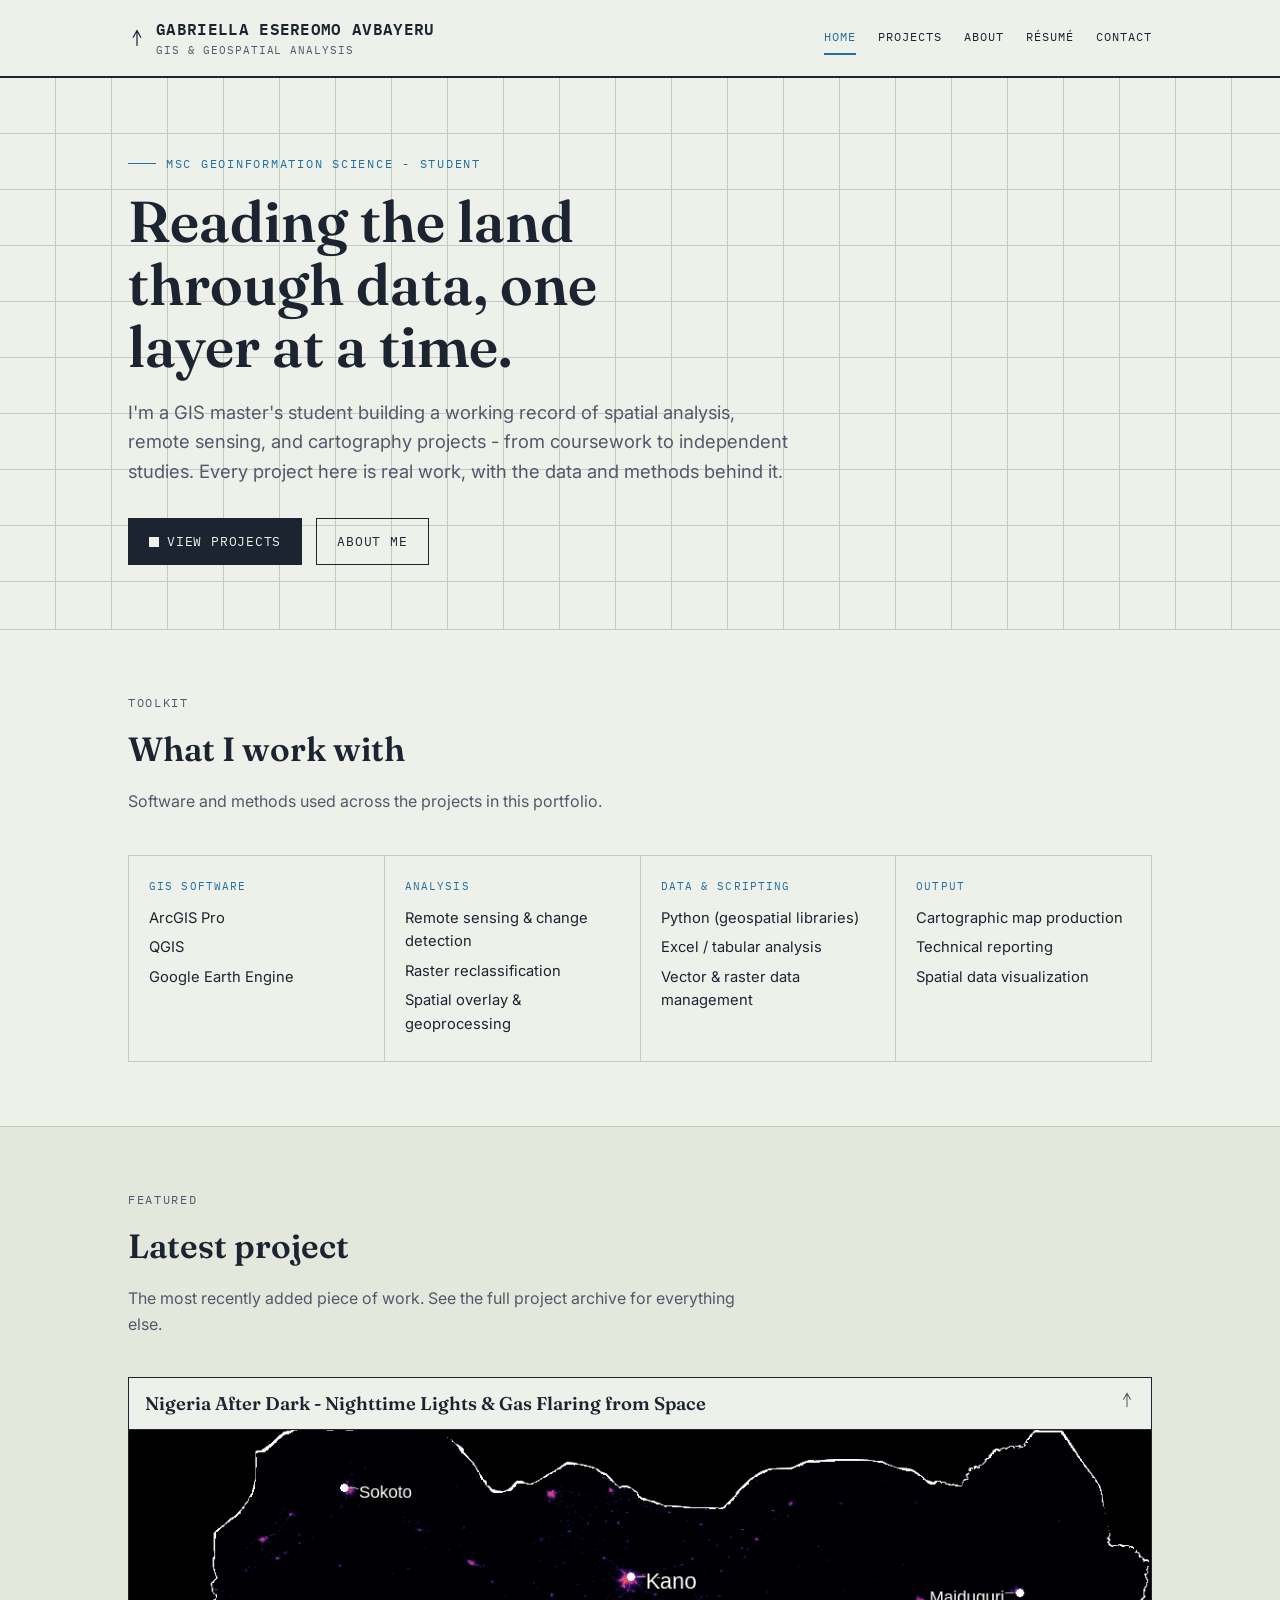
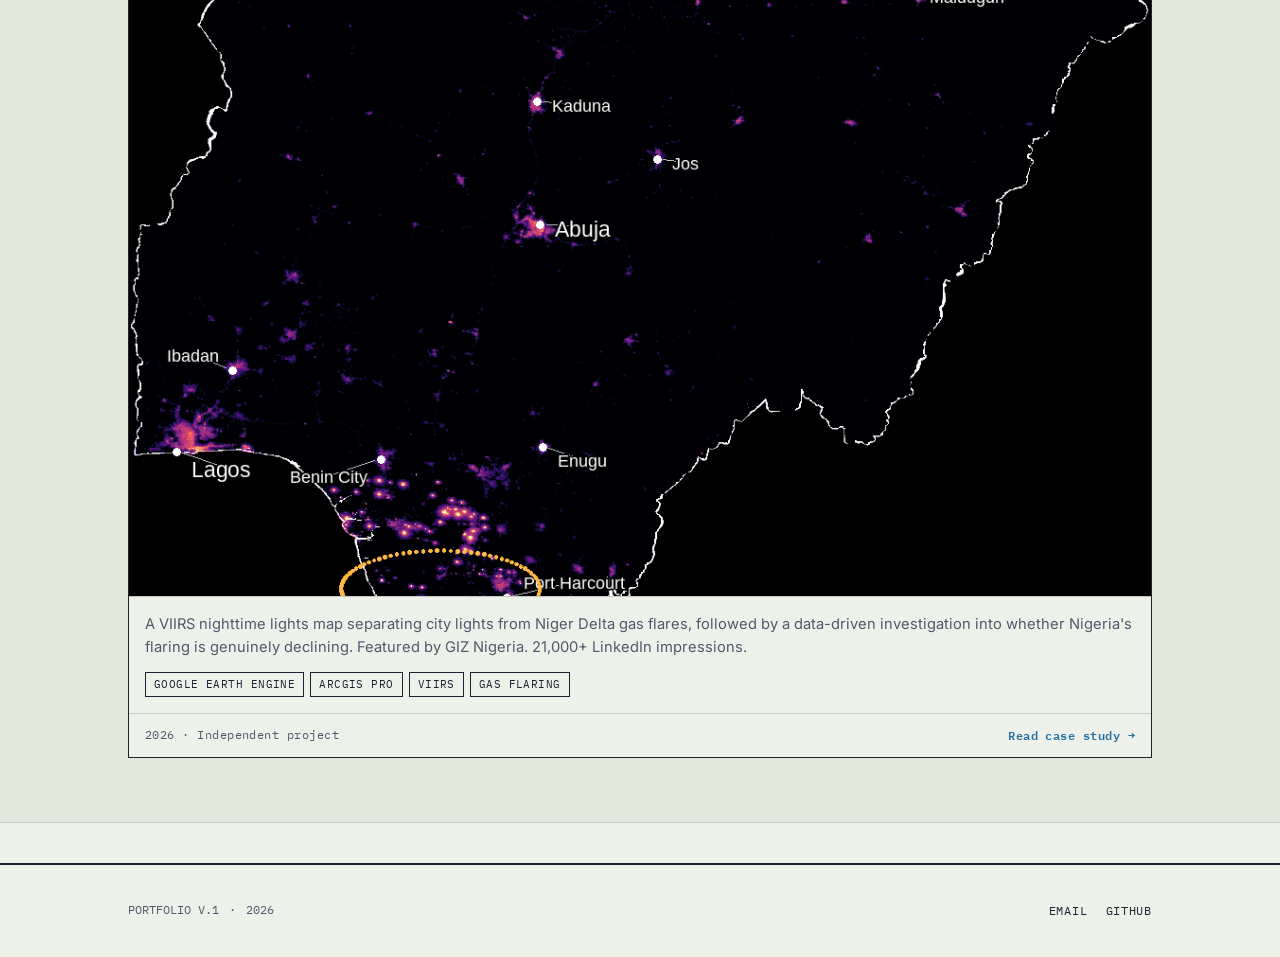
<file: index.html>
<!doctype html>
<html lang="en">
<head>
<meta charset="UTF-8">
<meta name="viewport" content="width=device-width, initial-scale=1.0">
<title>Gabriella Esereomo Avbayeru - GIS &amp; Geospatial Portfolio</title>
<meta name="description" content="GIS and remote sensing portfolio - spatial analysis, cartography, and geospatial projects.">
<link rel="stylesheet" href="css/style.css">
</head>
<body>

<header class="site-header">
  <div class="wrap">
    <div class="brand">
      <svg class="north" viewBox="0 0 24 24" fill="none" stroke="currentColor" stroke-width="1.6"><path d="M12 2L12 22M12 2L7 11M12 2L17 11" stroke-linecap="round" stroke-linejoin="round"/></svg>
      <div>
        GABRIELLA ESEREOMO AVBAYERU
        <small>GIS &amp; GEOSPATIAL ANALYSIS</small>
      </div>
    </div>
    <nav class="primary">
      <a href="index.html" class="active">Home</a>
      <a href="projects.html">Projects</a>
      <a href="about.html">About</a>
      <a href="resume.html">Résumé</a>
      <a href="mailto:gabriellaavbayeru@gmail.com">Contact</a>
    </nav>
  </div>
</header>

<section class="hero graticule">
  <div class="wrap">
    <span class="eyebrow"><span class="dash"></span>MSc Geoinformation Science - Student</span>
    <h1>Reading the land through data, one layer at a time.</h1>
    <p class="lede">I'm a GIS master's student building a working record of spatial analysis, remote sensing, and cartography projects - from coursework to independent studies. Every project here is real work, with the data and methods behind it.</p>
    <div class="ctas">
      <a class="btn primary" href="projects.html"><span class="chip"></span>View projects</a>
      <a class="btn" href="about.html">About me</a>
    </div>
  </div>
</section>

<section>
  <div class="wrap">
    <div class="section-head">
      <span class="eyebrow">Toolkit</span>
      <h2>What I work with</h2>
      <p>Software and methods used across the projects in this portfolio.</p>
    </div>
    <div class="skills-grid">
      <div class="skill-cell">
        <span class="label">GIS Software</span>
        <ul>
          <li>ArcGIS Pro</li>
          <li>QGIS</li>
          <li>Google Earth Engine</li>
        </ul>
      </div>
      <div class="skill-cell">
        <span class="label">Analysis</span>
        <ul>
          <li>Remote sensing &amp; change detection</li>
          <li>Raster reclassification</li>
          <li>Spatial overlay &amp; geoprocessing</li>
        </ul>
      </div>
      <div class="skill-cell">
        <span class="label">Data &amp; Scripting</span>
        <ul>
          <li>Python (geospatial libraries)</li>
          <li>Excel / tabular analysis</li>
          <li>Vector &amp; raster data management</li>
        </ul>
      </div>
      <div class="skill-cell">
        <span class="label">Output</span>
        <ul>
          <li>Cartographic map production</li>
          <li>Technical reporting</li>
          <li>Spatial data visualization</li>
        </ul>
      </div>
    </div>
  </div>
</section>

<section class="alt">
  <div class="wrap">
    <div class="section-head">
      <span class="eyebrow">Featured</span>
      <h2>Latest project</h2>
      <p>The most recently added piece of work. See the full project archive for everything else.</p>
    </div>
    <div class="plates">
      <div class="plate">
        <div class="plate-titleblock">
          <h3>Nigeria After Dark - Nighttime Lights &amp; Gas Flaring from Space</h3>
          <svg class="north" viewBox="0 0 24 24" fill="none" stroke="currentColor" stroke-width="1.6"><path d="M12 2L12 22M12 2L7 11M12 2L17 11" stroke-linecap="round" stroke-linejoin="round"/></svg>
        </div>
        <div class="plate-thumb" style="background:#111;"><img src="images/nigeria-after-dark.png" alt="VIIRS nighttime lights map of Nigeria showing cities and gas flares"></div>
        <div class="plate-body">
          <p>A VIIRS nighttime lights map separating city lights from Niger Delta gas flares, followed by a data-driven investigation into whether Nigeria's flaring is genuinely declining. Featured by GIZ Nigeria. 21,000+ LinkedIn impressions.</p>
          <div class="plate-tags">
            <span class="tag">Google Earth Engine</span>
            <span class="tag">ArcGIS Pro</span>
            <span class="tag">VIIRS</span>
            <span class="tag">Gas Flaring</span>
          </div>
        </div>
        <div class="plate-footer">
          <span>2026 · Independent project</span>
          <a href="projects/nigeria-after-dark.html">Read case study →</a>
        </div>
      </div>
    </div>
  </div>
</section>

<footer class="site-footer">
  <div class="wrap">
    <div class="scale">
      <span>PORTFOLIO V.1</span>
      <span>·</span>
      <span id="year"></span>
    </div>
    <div class="links">
      <a href="mailto:gabriellaavbayeru@gmail.com">Email</a>
      <a href="https://github.com/MyGabbbie">GitHub</a>
    </div>
  </div>
</footer>

<script>document.getElementById('year').textContent = new Date().getFullYear();</script>
</body>
</html>
</file>
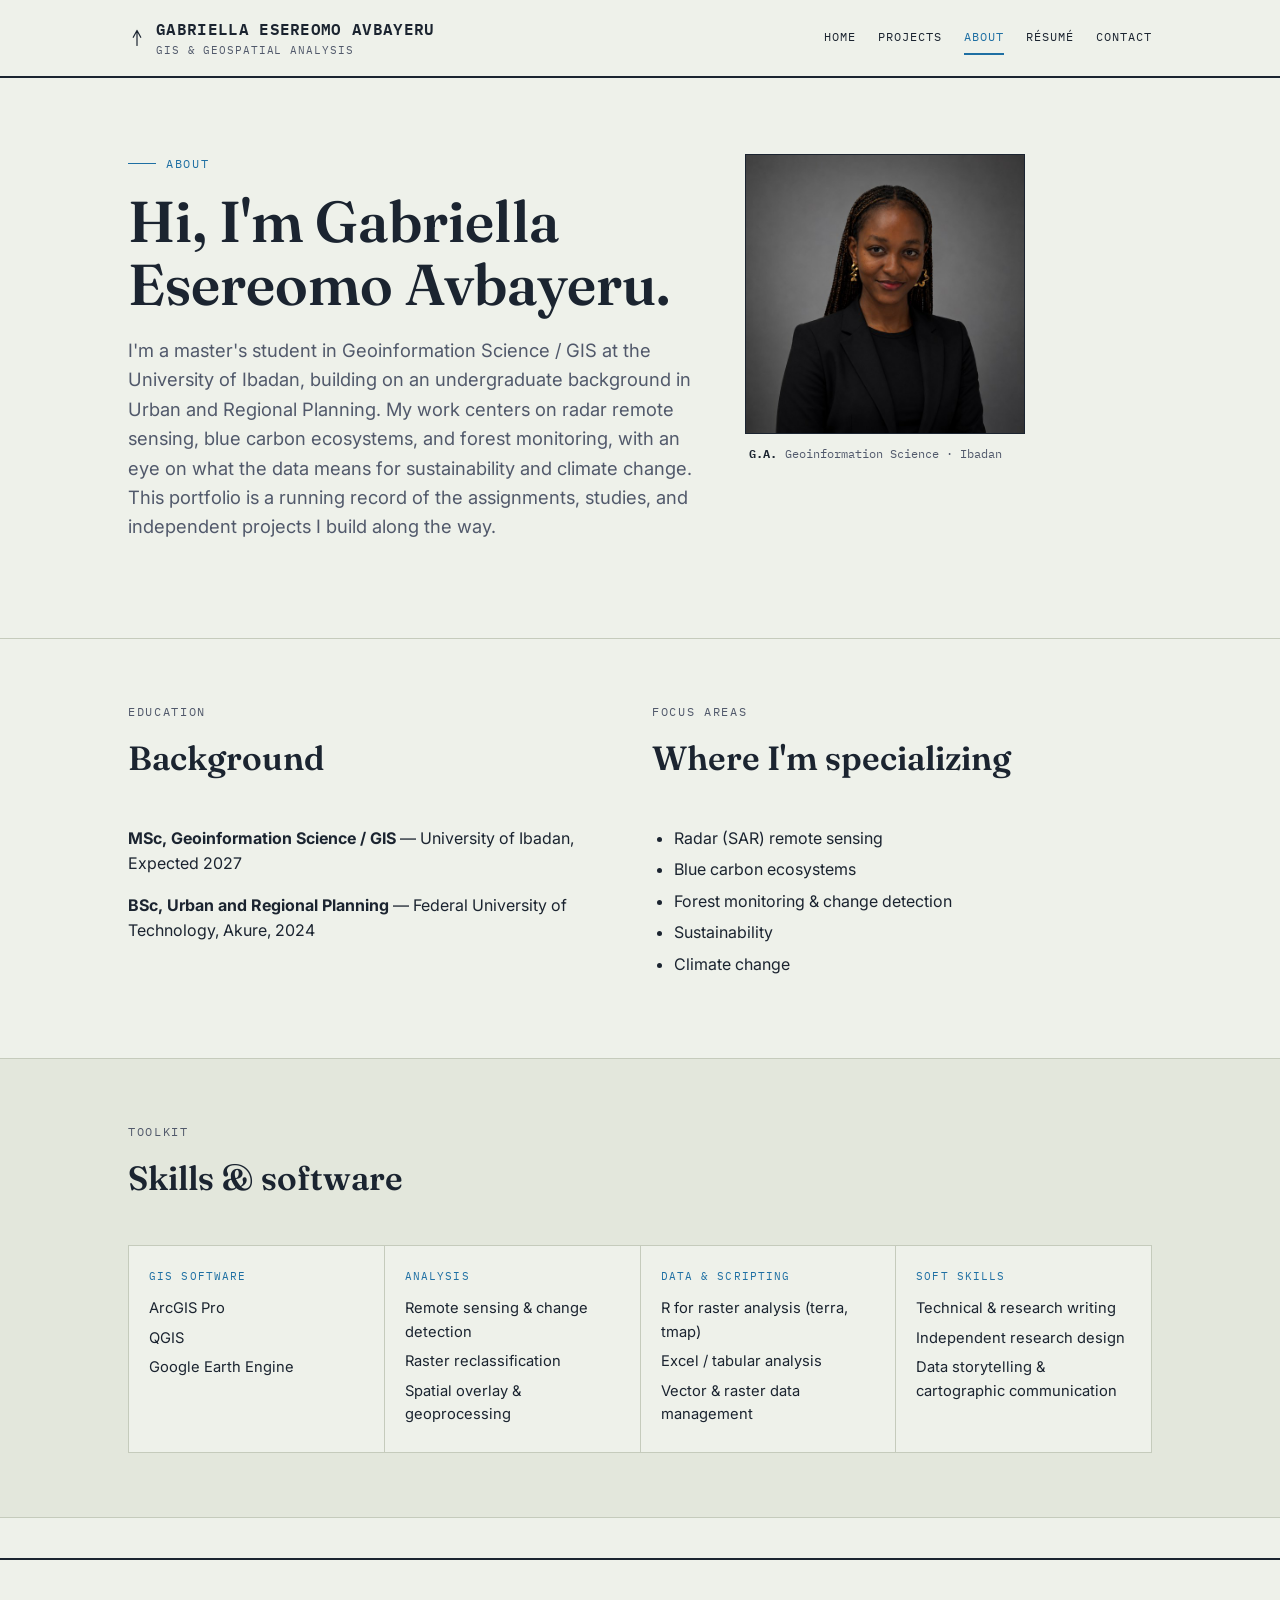
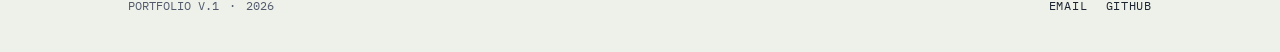
<file: about.html>
<!doctype html>
<html lang="en">
<head>
<meta charset="UTF-8">
<meta name="viewport" content="width=device-width, initial-scale=1.0">
<title>About — Gabriella Esereomo Avbayeru</title>
<link rel="stylesheet" href="css/style.css">
</head>
<body>

<header class="site-header">
  <div class="wrap">
    <div class="brand">
      <svg class="north" viewBox="0 0 24 24" fill="none" stroke="currentColor" stroke-width="1.6"><path d="M12 2L12 22M12 2L7 11M12 2L17 11" stroke-linecap="round" stroke-linejoin="round"/></svg>
      <div>
        GABRIELLA ESEREOMO AVBAYERU
        <small>GIS &amp; GEOSPATIAL ANALYSIS</small>
      </div>
    </div>
    <nav class="primary">
      <a href="index.html">Home</a>
      <a href="projects.html">Projects</a>
      <a href="about.html" class="active">About</a>
      <a href="resume.html">Résumé</a>
      <a href="mailto:gabriellaavbayeru@gmail.com">Contact</a>
    </nav>
  </div>
</header>

<section class="hero">
  <div class="wrap hero-with-photo">
    <div>
      <span class="eyebrow"><span class="dash"></span>About</span>
      <h1>Hi, I'm Gabriella Esereomo Avbayeru.</h1>
      <p class="lede">I'm a master's student in Geoinformation Science / GIS at the University of Ibadan, building on an undergraduate background in Urban and Regional Planning. My work centers on radar remote sensing, blue carbon ecosystems, and forest monitoring, with an eye on what the data means for sustainability and climate change. This portfolio is a running record of the assignments, studies, and independent projects I build along the way.</p>
    </div>
    <div class="hero-photo">
      <div class="figure" style="margin-bottom:0;">
        <img src="images/gabriella-headshot.jpg" alt="Portrait of Gabriella Esereomo Avbayeru">
      </div>
      <div class="figure-cap" style="border-bottom:none; margin-bottom:0;"><span class="plate-no">G.A.</span>Geoinformation Science · Ibadan</div>
    </div>
  </div>
</section>

<section>
  <div class="wrap two-col">
    <div>
      <div class="section-head">
        <span class="eyebrow">Education</span>
        <h2>Background</h2>
      </div>
      <div class="prose">
        <p><strong>MSc, Geoinformation Science / GIS</strong> — University of Ibadan, Expected 2027</p>
        <p><strong>BSc, Urban and Regional Planning</strong> — Federal University of Technology, Akure, 2024</p>
      </div>
    </div>
    <div>
      <div class="section-head">
        <span class="eyebrow">Focus areas</span>
        <h2>Where I'm specializing</h2>
      </div>
      <div class="prose">
        <ul>
          <li>Radar (SAR) remote sensing</li>
          <li>Blue carbon ecosystems</li>
          <li>Forest monitoring &amp; change detection</li>
          <li>Sustainability</li>
          <li>Climate change</li>
        </ul>
      </div>
    </div>
  </div>
</section>

<section class="alt">
  <div class="wrap">
    <div class="section-head">
      <span class="eyebrow">Toolkit</span>
      <h2>Skills &amp; software</h2>
    </div>
    <div class="skills-grid">
      <div class="skill-cell">
        <span class="label">GIS Software</span>
        <ul>
          <li>ArcGIS Pro</li>
          <li>QGIS</li>
          <li>Google Earth Engine</li>
        </ul>
      </div>
      <div class="skill-cell">
        <span class="label">Analysis</span>
        <ul>
          <li>Remote sensing &amp; change detection</li>
          <li>Raster reclassification</li>
          <li>Spatial overlay &amp; geoprocessing</li>
        </ul>
      </div>
      <div class="skill-cell">
        <span class="label">Data &amp; Scripting</span>
        <ul>
          <li>R for raster analysis (terra, tmap)</li>
          <li>Excel / tabular analysis</li>
          <li>Vector &amp; raster data management</li>
        </ul>
      </div>
      <div class="skill-cell">
        <span class="label">Soft skills</span>
        <ul>
          <li>Technical &amp; research writing</li>
          <li>Independent research design</li>
          <li>Data storytelling &amp; cartographic communication</li>
        </ul>
      </div>
    </div>
  </div>
</section>

<footer class="site-footer">
  <div class="wrap">
    <div class="scale">
      <span>PORTFOLIO V.1</span>
      <span>·</span>
      <span id="year"></span>
    </div>
    <div class="links">
      <a href="mailto:gabriellaavbayeru@gmail.com">Email</a>
      <a href="https://github.com/MyGabbbie">GitHub</a>
    </div>
  </div>
</footer>

<script>document.getElementById('year').textContent = new Date().getFullYear();</script>
</body>
</html>
</file>
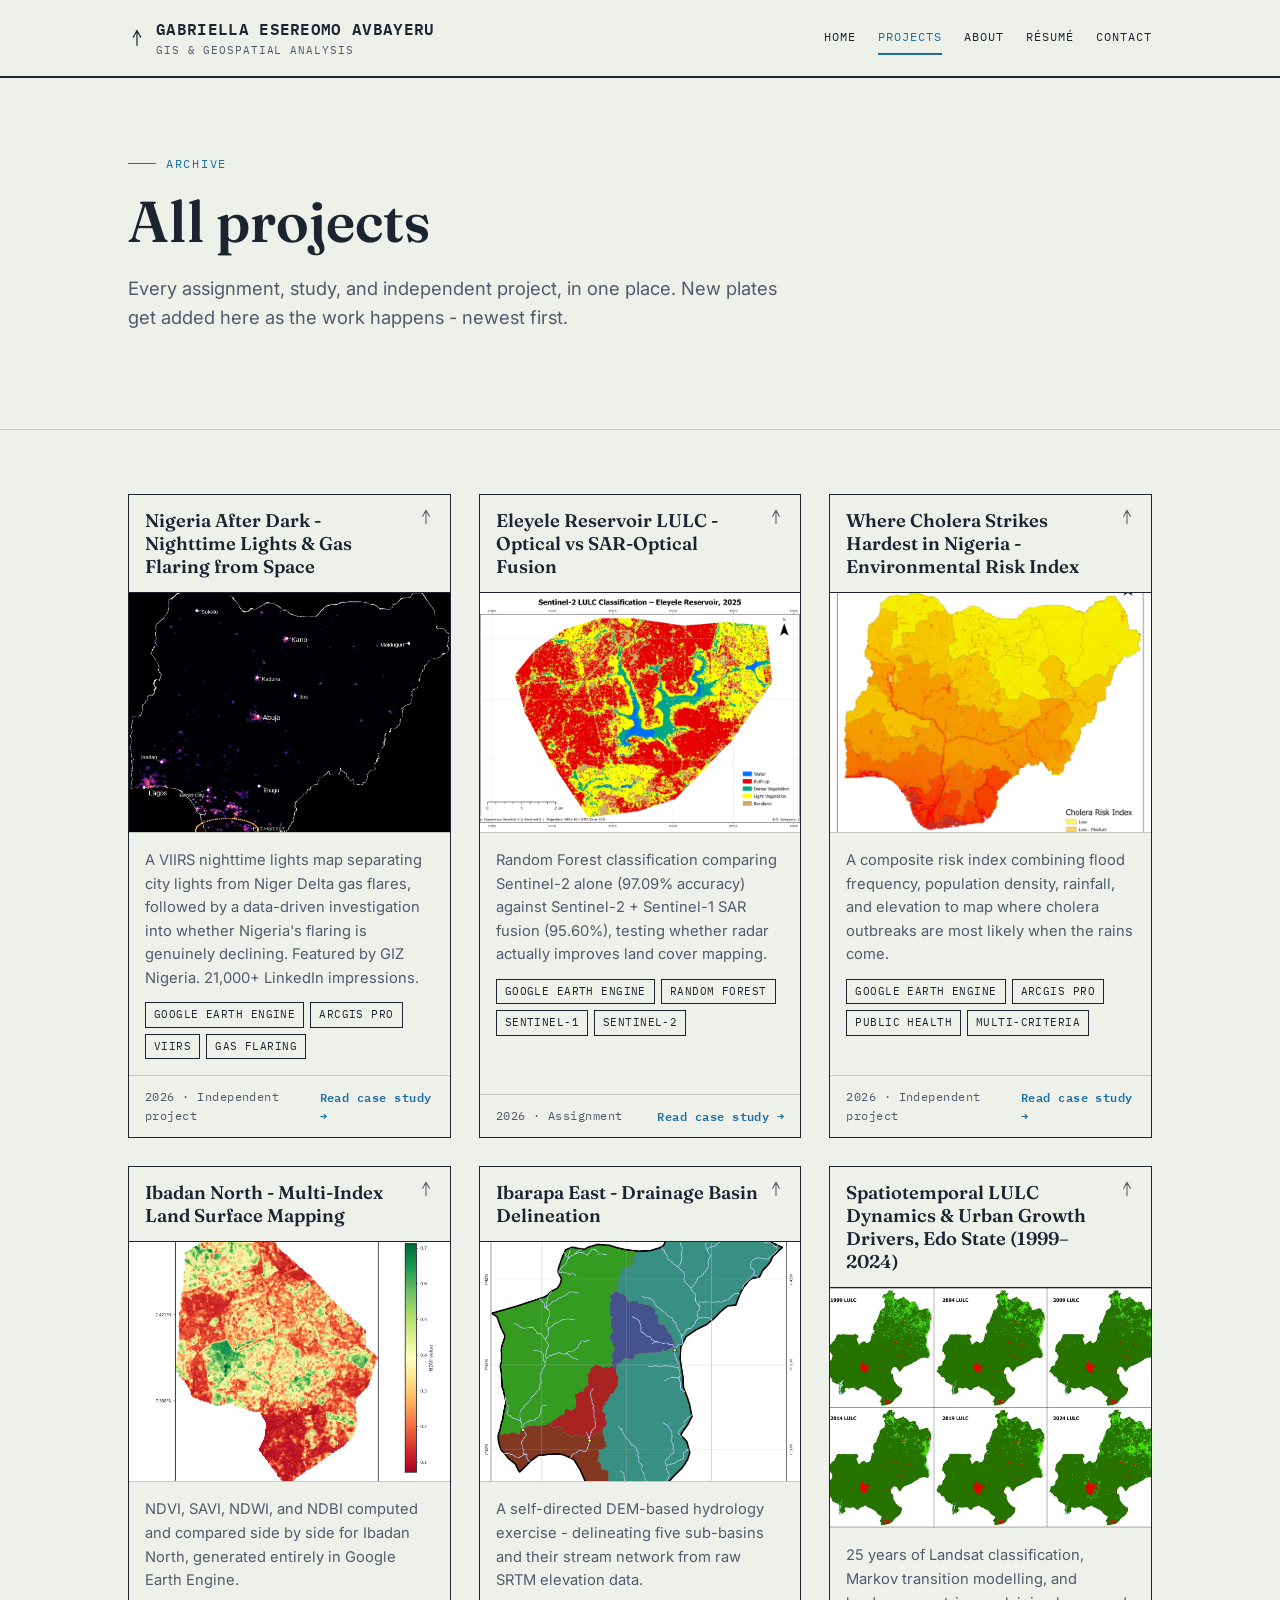
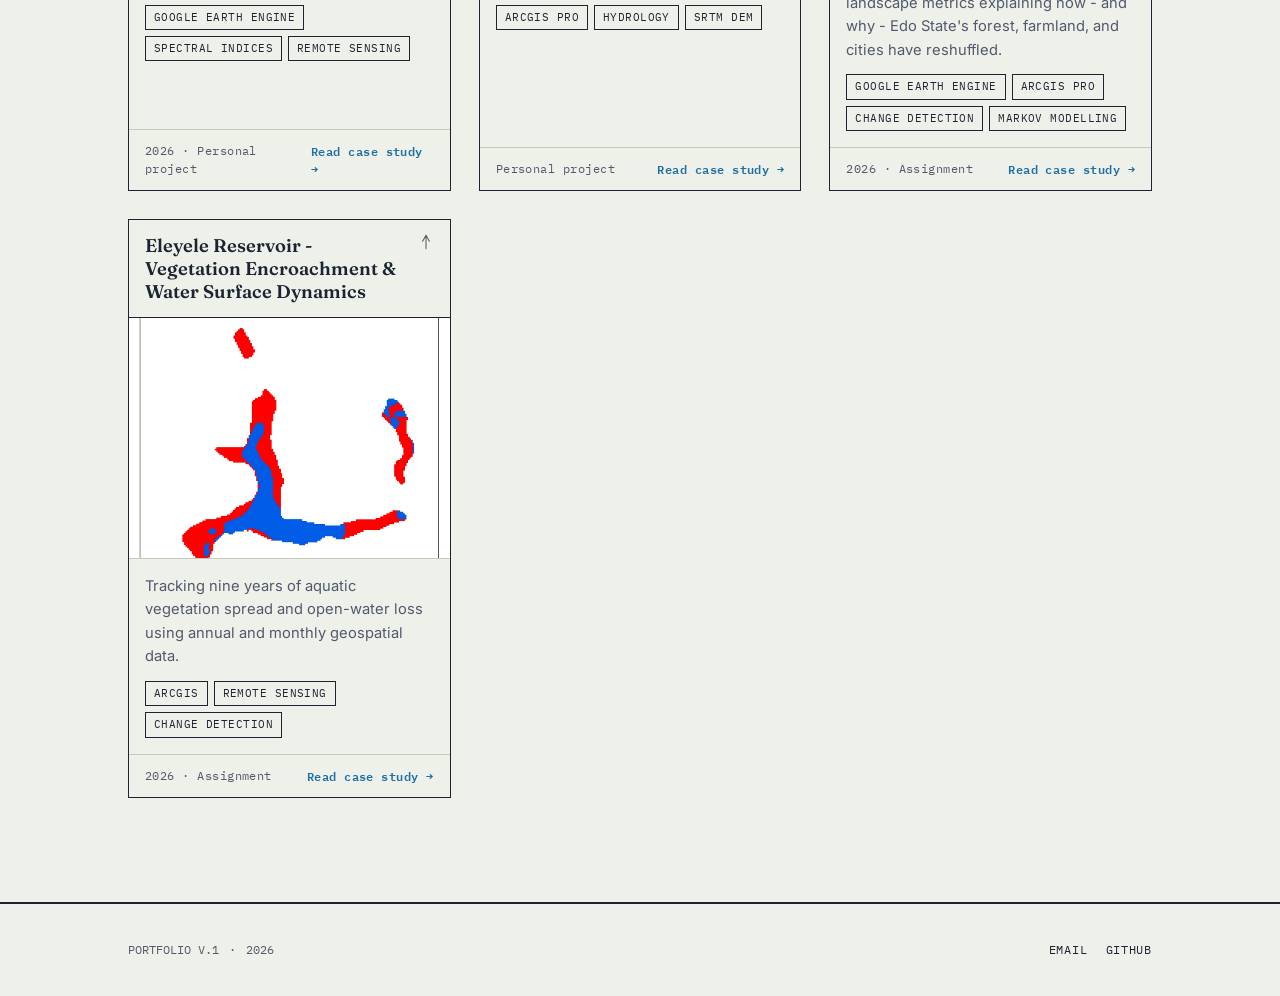
<file: projects.html>
<!doctype html>
<html lang="en">
<head>
<meta charset="UTF-8">
<meta name="viewport" content="width=device-width, initial-scale=1.0">
<title>Projects - Gabriella Esereomo Avbayeru</title>
<link rel="stylesheet" href="css/style.css">
</head>
<body>

<header class="site-header">
  <div class="wrap">
    <div class="brand">
      <svg class="north" viewBox="0 0 24 24" fill="none" stroke="currentColor" stroke-width="1.6"><path d="M12 2L12 22M12 2L7 11M12 2L17 11" stroke-linecap="round" stroke-linejoin="round"/></svg>
      <div>
        GABRIELLA ESEREOMO AVBAYERU
        <small>GIS &amp; GEOSPATIAL ANALYSIS</small>
      </div>
    </div>
    <nav class="primary">
      <a href="index.html">Home</a>
      <a href="projects.html" class="active">Projects</a>
      <a href="about.html">About</a>
      <a href="resume.html">Résumé</a>
      <a href="mailto:gabriellaavbayeru@gmail.com">Contact</a>
    </nav>
  </div>
</header>

<section class="hero">
  <div class="wrap">
    <span class="eyebrow"><span class="dash"></span>Archive</span>
    <h1>All projects</h1>
    <p class="lede">Every assignment, study, and independent project, in one place. New plates get added here as the work happens - newest first.</p>
  </div>
</section>

<section>
  <div class="wrap">

    <div class="plates">

      <!-- ============================================================
           PROJECT PLATE - Nigeria After Dark
           ============================================================ -->
      <div class="plate">
        <div class="plate-titleblock">
          <h3>Nigeria After Dark - Nighttime Lights &amp; Gas Flaring from Space</h3>
          <svg class="north" viewBox="0 0 24 24" fill="none" stroke="currentColor" stroke-width="1.6"><path d="M12 2L12 22M12 2L7 11M12 2L17 11" stroke-linecap="round" stroke-linejoin="round"/></svg>
        </div>
        <div class="plate-thumb" style="background:#111;"><img src="images/nigeria-after-dark.png" alt="VIIRS nighttime lights map of Nigeria showing cities and gas flares"></div>
        <div class="plate-body">
          <p>A VIIRS nighttime lights map separating city lights from Niger Delta gas flares, followed by a data-driven investigation into whether Nigeria's flaring is genuinely declining. Featured by GIZ Nigeria. 21,000+ LinkedIn impressions.</p>
          <div class="plate-tags">
            <span class="tag">Google Earth Engine</span>
            <span class="tag">ArcGIS Pro</span>
            <span class="tag">VIIRS</span>
            <span class="tag">Gas Flaring</span>
          </div>
        </div>
        <div class="plate-footer">
          <span>2026 · Independent project</span>
          <a href="projects/nigeria-after-dark.html">Read case study →</a>
        </div>
      </div>

      <!-- ============================================================
           PROJECT PLATE - Ibadan North Multi-Index Mapping
           ============================================================ -->

      <!-- ============================================================
           PROJECT PLATE - Eleyele LULC Classification
           ============================================================ -->
      <div class="plate">
        <div class="plate-titleblock">
          <h3>Eleyele Reservoir LULC - Optical vs SAR-Optical Fusion</h3>
          <svg class="north" viewBox="0 0 24 24" fill="none" stroke="currentColor" stroke-width="1.6"><path d="M12 2L12 22M12 2L7 11M12 2L17 11" stroke-linecap="round" stroke-linejoin="round"/></svg>
        </div>
        <div class="plate-thumb"><img src="images/eleyele-lulc-s2-only.jpg" alt="Random Forest LULC classification of Eleyele Reservoir from Sentinel-2"></div>
        <div class="plate-body">
          <p>Random Forest classification comparing Sentinel-2 alone (97.09% accuracy) against Sentinel-2 + Sentinel-1 SAR fusion (95.60%), testing whether radar actually improves land cover mapping.</p>
          <div class="plate-tags">
            <span class="tag">Google Earth Engine</span>
            <span class="tag">Random Forest</span>
            <span class="tag">Sentinel-1</span>
            <span class="tag">Sentinel-2</span>
          </div>
        </div>
        <div class="plate-footer">
          <span>2026 · Assignment</span>
          <a href="projects/eleyele-lulc-classification.html">Read case study →</a>
        </div>
      </div>

      <!-- ============================================================
           PROJECT PLATE - Cholera Environmental Risk Index
           ============================================================ -->
      <div class="plate">
        <div class="plate-titleblock">
          <h3>Where Cholera Strikes Hardest in Nigeria - Environmental Risk Index</h3>
          <svg class="north" viewBox="0 0 24 24" fill="none" stroke="currentColor" stroke-width="1.6"><path d="M12 2L12 22M12 2L7 11M12 2L17 11" stroke-linecap="round" stroke-linejoin="round"/></svg>
        </div>
        <div class="plate-thumb"><img src="images/nigeria-cholera-risk.png" alt="Map of Nigeria showing cholera environmental risk from Low (yellow) to Very High (red)"></div>
        <div class="plate-body">
          <p>A composite risk index combining flood frequency, population density, rainfall, and elevation to map where cholera outbreaks are most likely when the rains come.</p>
          <div class="plate-tags">
            <span class="tag">Google Earth Engine</span>
            <span class="tag">ArcGIS Pro</span>
            <span class="tag">Public Health</span>
            <span class="tag">Multi-Criteria</span>
          </div>
        </div>
        <div class="plate-footer">
          <span>2026 · Independent project</span>
          <a href="projects/cholera-risk-index.html">Read case study →</a>
        </div>
      </div>

      <!-- ============================================================
           PROJECT PLATE - Ibadan North Multi-Index Mapping
           ============================================================ -->
      <div class="plate">
        <div class="plate-titleblock">
          <h3>Ibadan North - Multi-Index Land Surface Mapping</h3>
          <svg class="north" viewBox="0 0 24 24" fill="none" stroke="currentColor" stroke-width="1.6"><path d="M12 2L12 22M12 2L7 11M12 2L17 11" stroke-linecap="round" stroke-linejoin="round"/></svg>
        </div>
        <div class="plate-thumb"><img src="images/ibadan-north-ndvi-2017.png" alt="NDVI map of Ibadan North 2017"></div>
        <div class="plate-body">
          <p>NDVI, SAVI, NDWI, and NDBI computed and compared side by side for Ibadan North, generated entirely in Google Earth Engine.</p>
          <div class="plate-tags">
            <span class="tag">Google Earth Engine</span>
            <span class="tag">Spectral Indices</span>
            <span class="tag">Remote Sensing</span>
          </div>
        </div>
        <div class="plate-footer">
          <span>2026 · Personal project</span>
          <a href="projects/ibadan-north-indices.html">Read case study →</a>
        </div>
      </div>

      <!-- ============================================================
           PROJECT PLATE - Ibarapa East Drainage Basin
           ============================================================ -->
      <div class="plate">
        <div class="plate-titleblock">
          <h3>Ibarapa East - Drainage Basin Delineation</h3>
          <svg class="north" viewBox="0 0 24 24" fill="none" stroke="currentColor" stroke-width="1.6"><path d="M12 2L12 22M12 2L7 11M12 2L17 11" stroke-linecap="round" stroke-linejoin="round"/></svg>
        </div>
        <div class="plate-thumb"><img src="images/ibarapa-east-drainage-basin.jpg" alt="Map of Ibarapa East showing five color-coded sub-basins delineated from SRTM DEM data with river networks and outlet points"></div>
        <div class="plate-body">
          <p>A self-directed DEM-based hydrology exercise - delineating five sub-basins and their stream network from raw SRTM elevation data.</p>
          <div class="plate-tags">
            <span class="tag">ArcGIS Pro</span>
            <span class="tag">Hydrology</span>
            <span class="tag">SRTM DEM</span>
          </div>
        </div>
        <div class="plate-footer">
          <span>Personal project</span>
          <a href="projects/ibarapa-drainage-basin.html">Read case study →</a>
        </div>
      </div>

      <!-- ============================================================
           PROJECT PLATE - Edo State LULC Dynamics
           ============================================================ -->
      <div class="plate">
        <div class="plate-titleblock">
          <h3>Spatiotemporal LULC Dynamics &amp; Urban Growth Drivers, Edo State (1999–2024)</h3>
          <svg class="north" viewBox="0 0 24 24" fill="none" stroke="currentColor" stroke-width="1.6"><path d="M12 2L12 22M12 2L7 11M12 2L17 11" stroke-linecap="round" stroke-linejoin="round"/></svg>
        </div>
        <div class="plate-thumb"><img src="images/edo-lulc-evolution.jpg" alt="Six-panel map showing Edo State land use and land cover classification evolving from 1999 to 2024"></div>
        <div class="plate-body">
          <p>25 years of Landsat classification, Markov transition modelling, and landscape metrics explaining how - and why - Edo State's forest, farmland, and cities have reshuffled.</p>
          <div class="plate-tags">
            <span class="tag">Google Earth Engine</span>
            <span class="tag">ArcGIS Pro</span>
            <span class="tag">Change Detection</span>
            <span class="tag">Markov Modelling</span>
          </div>
        </div>
        <div class="plate-footer">
          <span>2026 · Assignment</span>
          <a href="projects/edo-lulc.html">Read case study →</a>
        </div>
      </div>

      <!-- ============================================================
           PROJECT PLATE - Eleyele Reservoir
           ============================================================ -->
      <div class="plate">
        <div class="plate-titleblock">
          <h3>Eleyele Reservoir - Vegetation Encroachment &amp; Water Surface Dynamics</h3>
          <svg class="north" viewBox="0 0 24 24" fill="none" stroke="currentColor" stroke-width="1.6"><path d="M12 2L12 22M12 2L7 11M12 2L17 11" stroke-linecap="round" stroke-linejoin="round"/></svg>
        </div>
        <div class="plate-thumb"><img src="images/eleyele-encroachment.png" alt="Map showing vegetation encroachment over open water at Eleyele Reservoir between 2017 and 2025"></div>
        <div class="plate-body">
          <p>Tracking nine years of aquatic vegetation spread and open-water loss using annual and monthly geospatial data.</p>
          <div class="plate-tags">
            <span class="tag">ArcGIS</span>
            <span class="tag">Remote Sensing</span>
            <span class="tag">Change Detection</span>
          </div>
        </div>
        <div class="plate-footer">
          <span>2026 · Assignment</span>
          <a href="projects/eleyele-reservoir.html">Read case study →</a>
        </div>
      </div>

      <!-- ============================================================
           ADD YOUR NEXT PROJECT PLATE BELOW THIS LINE.
           Copy the block above (from PROJECT PLATE comment to the
           closing </div> of class="plate"), paste it here, then:
            1. Change the <h3> title
            2. Change the plate-thumb image src + alt text
            3. Update the one-line summary and tags
            4. Update the date/type and the link in plate-footer
           Newest projects should go at the TOP of this list.
           ============================================================ -->

    </div>
  </div>
</section>

<footer class="site-footer">
  <div class="wrap">
    <div class="scale">
      <span>PORTFOLIO V.1</span>
      <span>·</span>
      <span id="year"></span>
    </div>
    <div class="links">
      <a href="mailto:gabriellaavbayeru@gmail.com">Email</a>
      <a href="https://github.com/MyGabbbie">GitHub</a>
    </div>
  </div>
</footer>

<script>document.getElementById('year').textContent = new Date().getFullYear();</script>
</body>
</html>
</file>
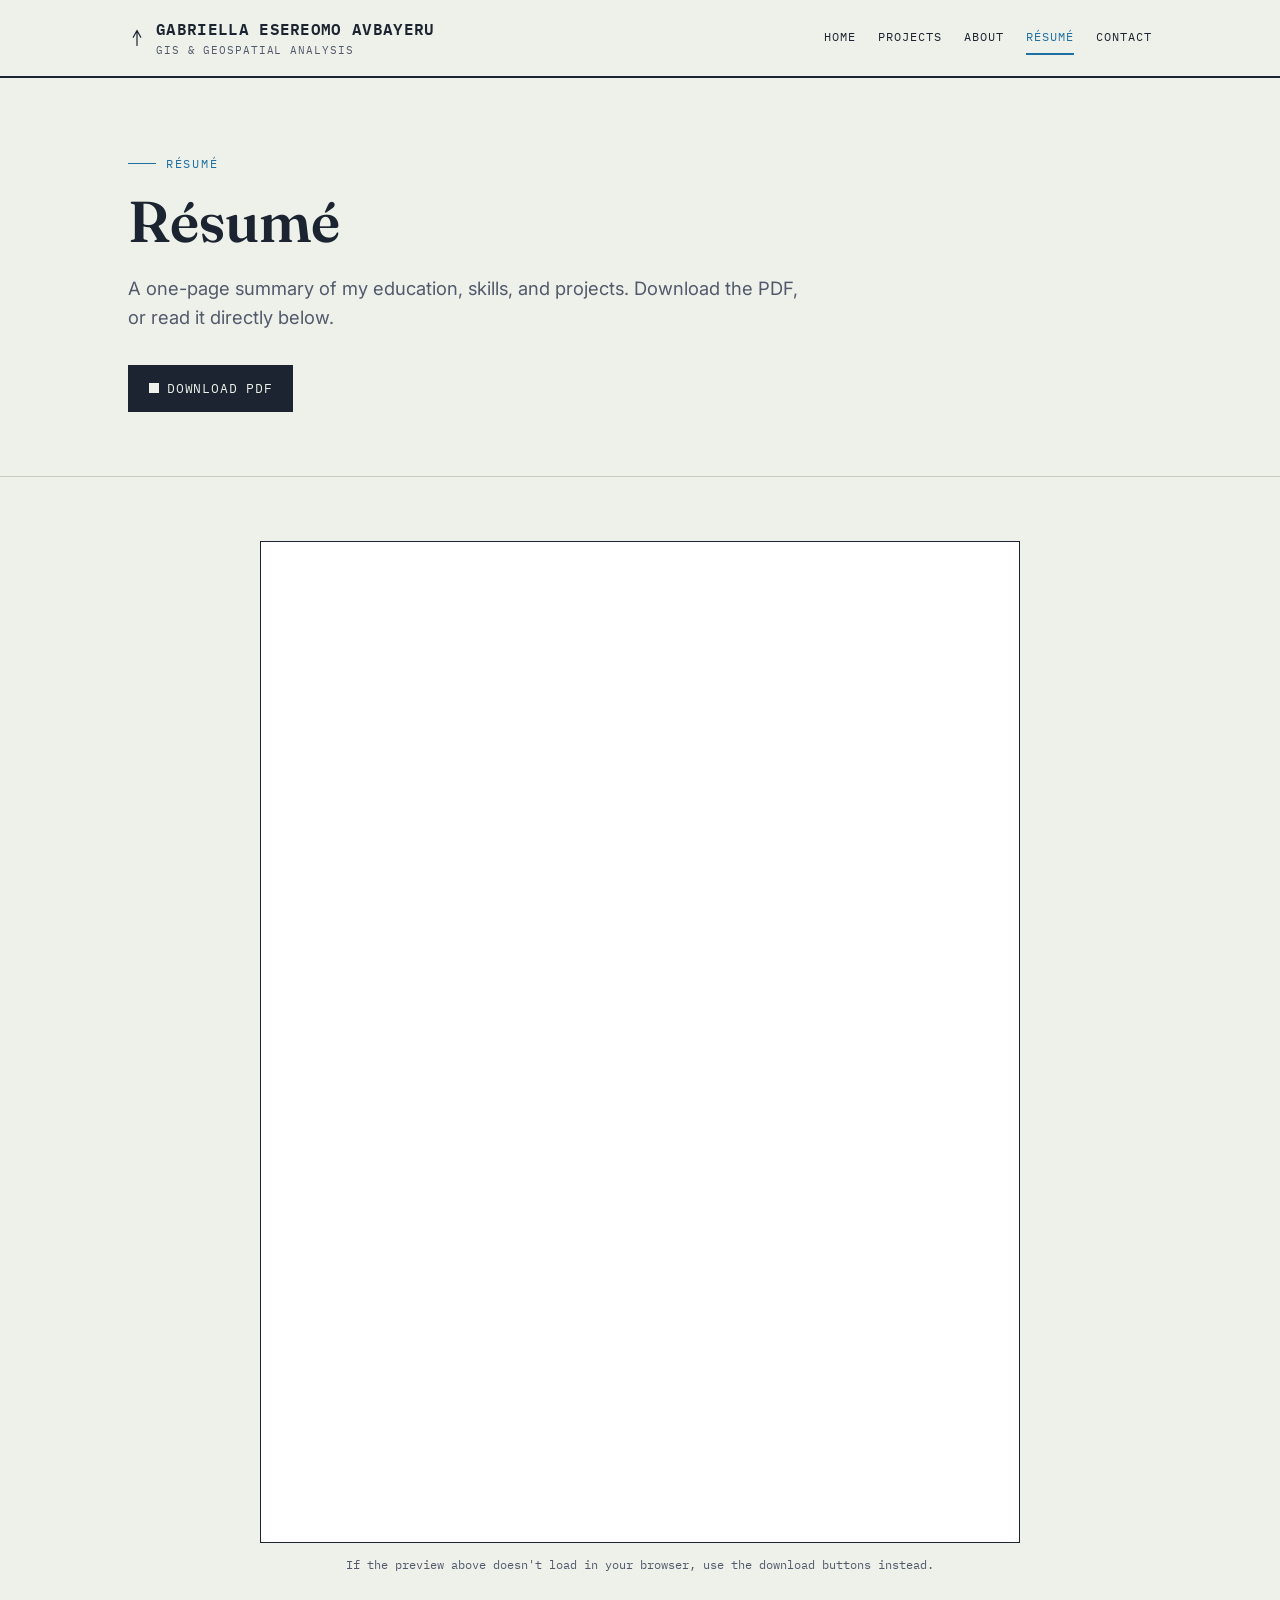
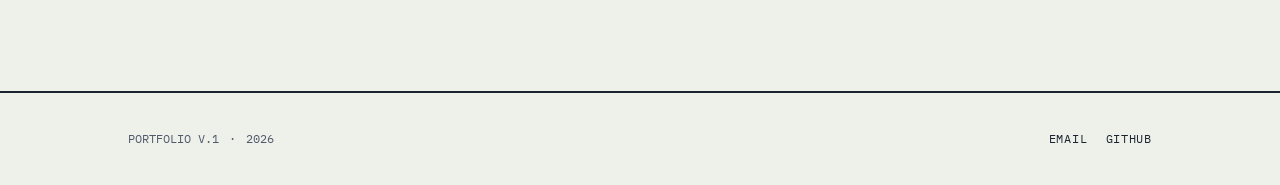
<file: resume.html>
<!doctype html>
<html lang="en">
<head>
<meta charset="UTF-8">
<meta name="viewport" content="width=device-width, initial-scale=1.0">
<title>Résumé — Gabriella Esereomo Avbayeru</title>
<link rel="stylesheet" href="css/style.css">
</head>
<body>

<header class="site-header">
  <div class="wrap">
    <div class="brand">
      <svg class="north" viewBox="0 0 24 24" fill="none" stroke="currentColor" stroke-width="1.6"><path d="M12 2L12 22M12 2L7 11M12 2L17 11" stroke-linecap="round" stroke-linejoin="round"/></svg>
      <div>
        GABRIELLA ESEREOMO AVBAYERU
        <small>GIS &amp; GEOSPATIAL ANALYSIS</small>
      </div>
    </div>
    <nav class="primary">
      <a href="index.html">Home</a>
      <a href="projects.html">Projects</a>
      <a href="about.html">About</a>
      <a href="resume.html" class="active">Résumé</a>
      <a href="mailto:gabriellaavbayeru@gmail.com">Contact</a>
    </nav>
  </div>
</header>

<section class="hero">
  <div class="wrap">
    <span class="eyebrow"><span class="dash"></span>Résumé</span>
    <h1>Résumé</h1>
    <p class="lede">A one-page summary of my education, skills, and projects. Download the PDF, or read it directly below.</p>
    <div class="ctas">
      <a class="btn primary" href="assets/resume.pdf" download><span class="chip"></span>Download PDF</a>
    </div>
  </div>
</section>

<section>
  <div class="wrap">
    <div class="figure" style="max-width: 760px; margin: 0 auto 12px;">
      <iframe src="assets/resume.pdf" title="Gabriella Esereomo Avbayeru's résumé" style="width:100%; height:1000px; border:none; display:block;"></iframe>
    </div>
    <p style="text-align:center; font-family: var(--mono); font-size:0.78rem; color: var(--ink-soft);">If the preview above doesn't load in your browser, use the download buttons instead.</p>
  </div>
</section>

<footer class="site-footer">
  <div class="wrap">
    <div class="scale">
      <span>PORTFOLIO V.1</span>
      <span>·</span>
      <span id="year"></span>
    </div>
    <div class="links">
      <a href="mailto:gabriellaavbayeru@gmail.com">Email</a>
      <a href="https://github.com/MyGabbbie">GitHub</a>
    </div>
  </div>
</footer>

<script>document.getElementById('year').textContent = new Date().getFullYear();</script>
</body>
</html>
</file>
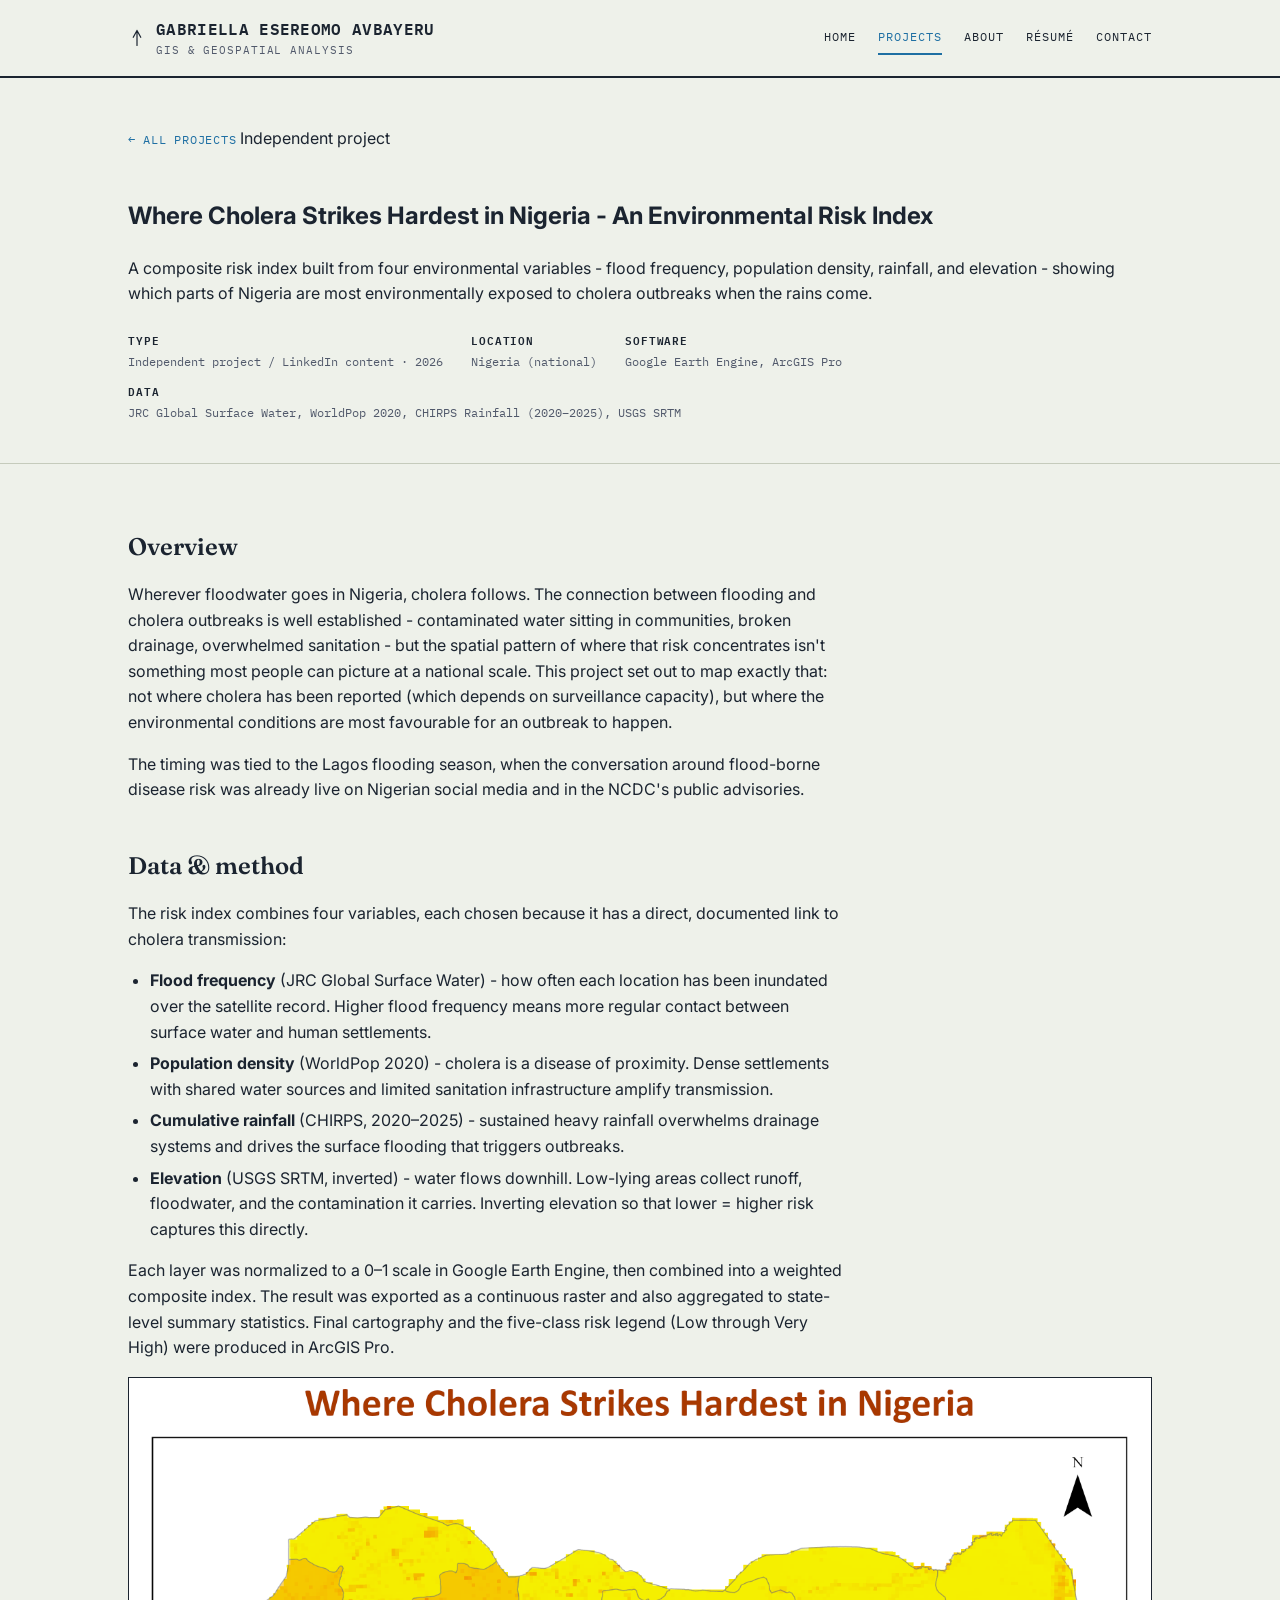
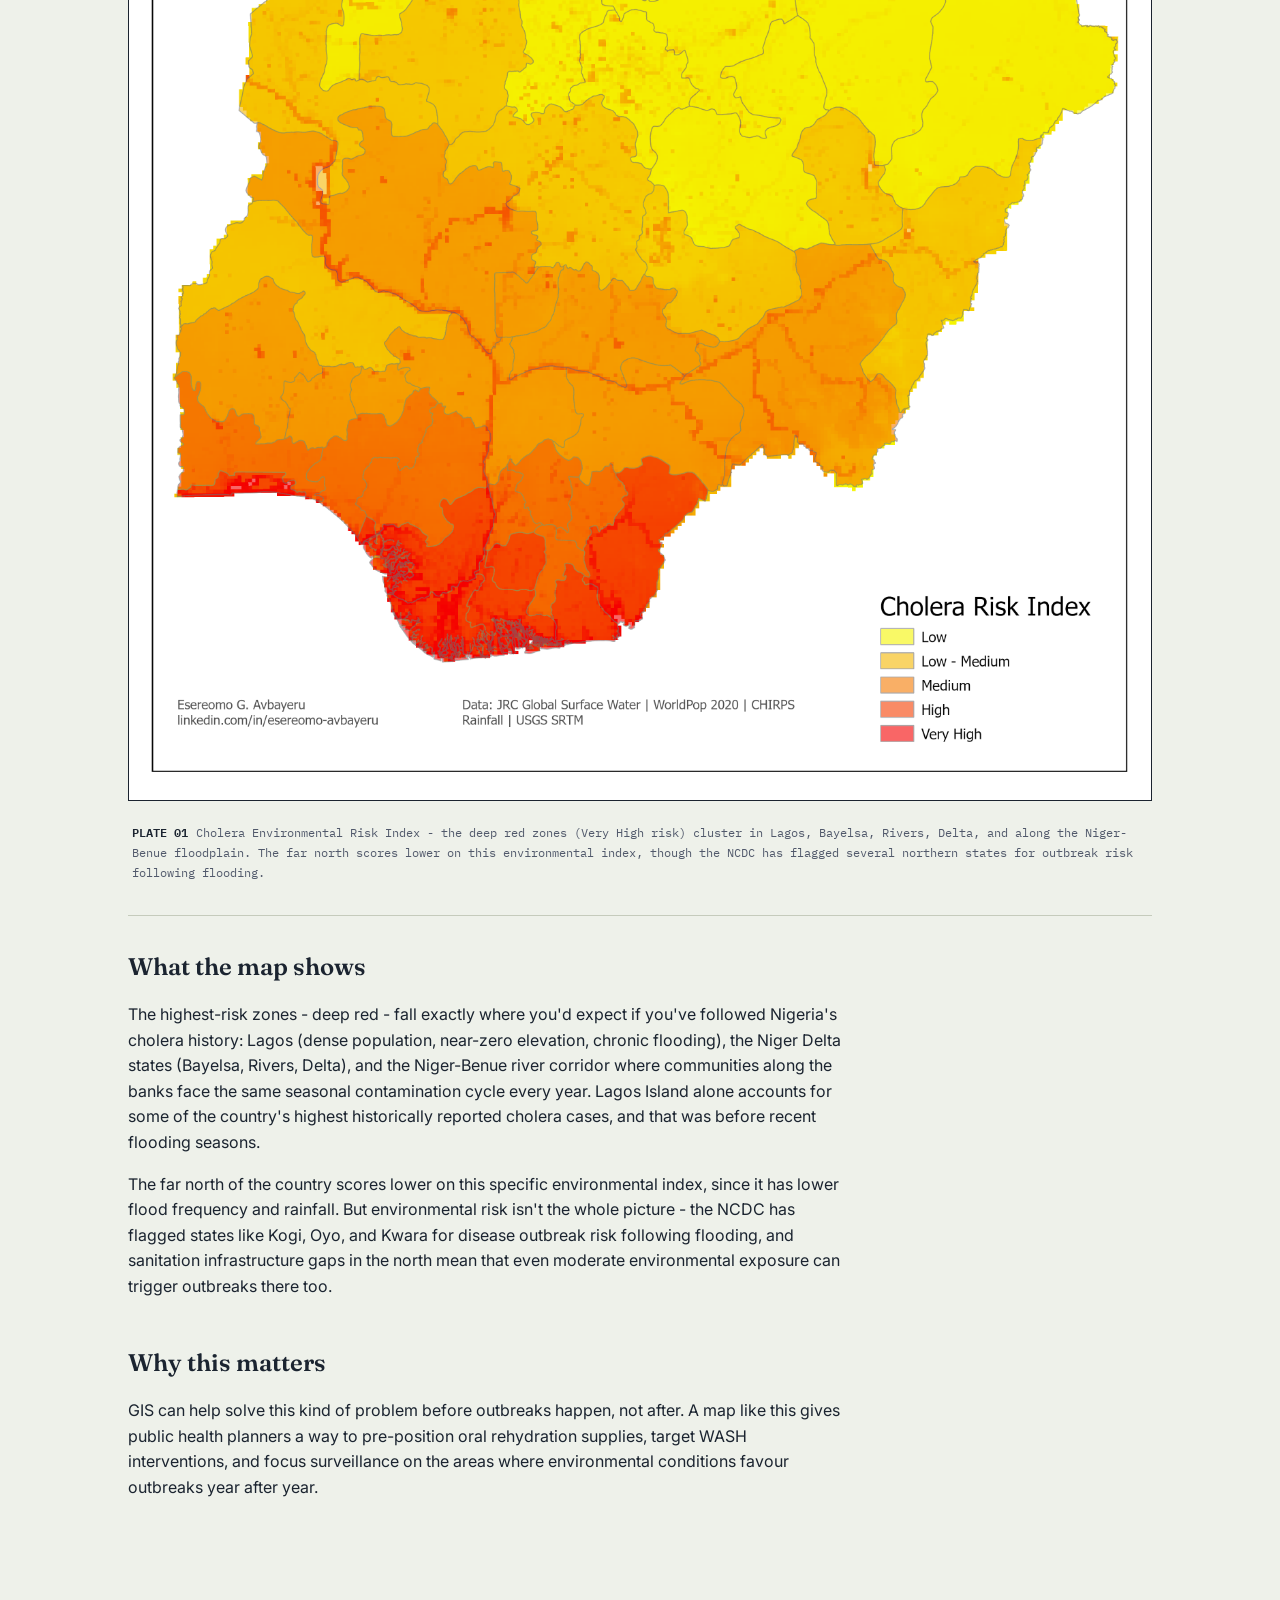
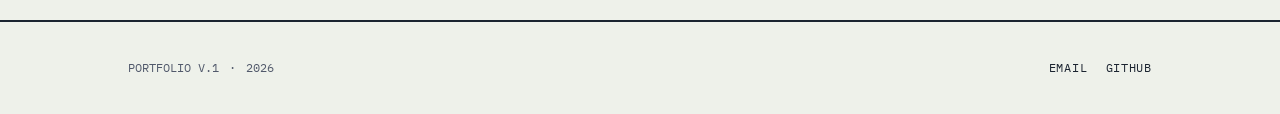
<file: projects/cholera-risk-index.html>
<!doctype html>
<html lang="en">
<head>
<meta charset="UTF-8">
<meta name="viewport" content="width=device-width, initial-scale=1.0">
<title>Nigeria Cholera Environmental Risk Index | Gabriella Esereomo Avbayeru</title>
<link rel="stylesheet" href="../css/style.css">
</head>
<body>

<header class="site-header">
  <div class="wrap">
    <div class="brand">
      <svg class="north" viewBox="0 0 24 24" fill="none" stroke="currentColor" stroke-width="1.6"><path d="M12 2L12 22M12 2L7 11M12 2L17 11" stroke-linecap="round" stroke-linejoin="round"/></svg>
      <div>
        GABRIELLA ESEREOMO AVBAYERU
        <small>GIS &amp; GEOSPATIAL ANALYSIS</small>
      </div>
    </div>
    <nav class="primary">
      <a href="../index.html">Home</a>
      <a href="../projects.html" class="active">Projects</a>
      <a href="../about.html">About</a>
      <a href="../resume.html">Résumé</a>
      <a href="mailto:gabriellaavbayeru@gmail.com">Contact</a>
    </nav>
  </div>
</header>

<section class="project-hero">
  <div class="wrap">
    <a class="back-link" href="../projects.html">&larr; All projects</a>
    <span class="eyebrow"><span class="dash"></span>Independent project</span>
    <h1>Where Cholera Strikes Hardest in Nigeria - An Environmental Risk Index</h1>
    <p class="lede">A composite risk index built from four environmental variables - flood frequency, population density, rainfall, and elevation - showing which parts of Nigeria are most environmentally exposed to cholera outbreaks when the rains come.</p>

    <div class="meta-row">
      <div><strong>Type</strong>Independent project / LinkedIn content · 2026</div>
      <div><strong>Location</strong>Nigeria (national)</div>
      <div><strong>Software</strong>Google Earth Engine, ArcGIS Pro</div>
      <div><strong>Data</strong>JRC Global Surface Water, WorldPop 2020, CHIRPS Rainfall (2020–2025), USGS SRTM</div>
    </div>
  </div>
</section>

<section>
  <div class="wrap">

    <div class="prose">
      <h2>Overview</h2>
      <p>Wherever floodwater goes in Nigeria, cholera follows. The connection between flooding and cholera outbreaks is well established - contaminated water sitting in communities, broken drainage, overwhelmed sanitation - but the spatial pattern of where that risk concentrates isn't something most people can picture at a national scale. This project set out to map exactly that: not where cholera has been reported (which depends on surveillance capacity), but where the environmental conditions are most favourable for an outbreak to happen.</p>
      <p>The timing was tied to the Lagos flooding season, when the conversation around flood-borne disease risk was already live on Nigerian social media and in the NCDC's public advisories.</p>

      <h2>Data &amp; method</h2>
      <p>The risk index combines four variables, each chosen because it has a direct, documented link to cholera transmission:</p>
      <ul>
        <li><strong>Flood frequency</strong> (JRC Global Surface Water) - how often each location has been inundated over the satellite record. Higher flood frequency means more regular contact between surface water and human settlements.</li>
        <li><strong>Population density</strong> (WorldPop 2020) - cholera is a disease of proximity. Dense settlements with shared water sources and limited sanitation infrastructure amplify transmission.</li>
        <li><strong>Cumulative rainfall</strong> (CHIRPS, 2020–2025) - sustained heavy rainfall overwhelms drainage systems and drives the surface flooding that triggers outbreaks.</li>
        <li><strong>Elevation</strong> (USGS SRTM, inverted) - water flows downhill. Low-lying areas collect runoff, floodwater, and the contamination it carries. Inverting elevation so that lower = higher risk captures this directly.</li>
      </ul>
      <p>Each layer was normalized to a 0–1 scale in Google Earth Engine, then combined into a weighted composite index. The result was exported as a continuous raster and also aggregated to state-level summary statistics. Final cartography and the five-class risk legend (Low through Very High) were produced in ArcGIS Pro.</p>
    </div>

    <div class="figure">
      <img src="../images/nigeria-cholera-risk.png" alt="Map of Nigeria showing a cholera environmental risk index classified from Low (yellow) to Very High (red), with the highest risk concentrated in Lagos, the Niger Delta states, and along the Niger-Benue river corridor">
    </div>
    <div class="figure-cap"><span class="plate-no">PLATE 01</span>Cholera Environmental Risk Index - the deep red zones (Very High risk) cluster in Lagos, Bayelsa, Rivers, Delta, and along the Niger-Benue floodplain. The far north scores lower on this environmental index, though the NCDC has flagged several northern states for outbreak risk following flooding.</div>

    <div class="prose">
      <h2>What the map shows</h2>
      <p>The highest-risk zones - deep red - fall exactly where you'd expect if you've followed Nigeria's cholera history: Lagos (dense population, near-zero elevation, chronic flooding), the Niger Delta states (Bayelsa, Rivers, Delta), and the Niger-Benue river corridor where communities along the banks face the same seasonal contamination cycle every year. Lagos Island alone accounts for some of the country's highest historically reported cholera cases, and that was before recent flooding seasons.</p>
      <p>The far north of the country scores lower on this specific environmental index, since it has lower flood frequency and rainfall. But environmental risk isn't the whole picture - the NCDC has flagged states like Kogi, Oyo, and Kwara for disease outbreak risk following flooding, and sanitation infrastructure gaps in the north mean that even moderate environmental exposure can trigger outbreaks there too.</p>

      <h2>Why this matters</h2>
      <p>GIS can help solve this kind of problem before outbreaks happen, not after. A map like this gives public health planners a way to pre-position oral rehydration supplies, target WASH interventions, and focus surveillance on the areas where environmental conditions favour outbreaks year after year.</p>
    </div>

  </div>
</section>

<footer class="site-footer">
  <div class="wrap">
    <div class="scale">
      <span>PORTFOLIO V.1</span>
      <span>·</span>
      <span id="year"></span>
    </div>
    <div class="links">
      <a href="mailto:gabriellaavbayeru@gmail.com">Email</a>
      <a href="https://github.com/MyGabbbie">GitHub</a>
    </div>
  </div>
</footer>

<script>document.getElementById('year').textContent = new Date().getFullYear();</script>
</body>
</html>
</file>
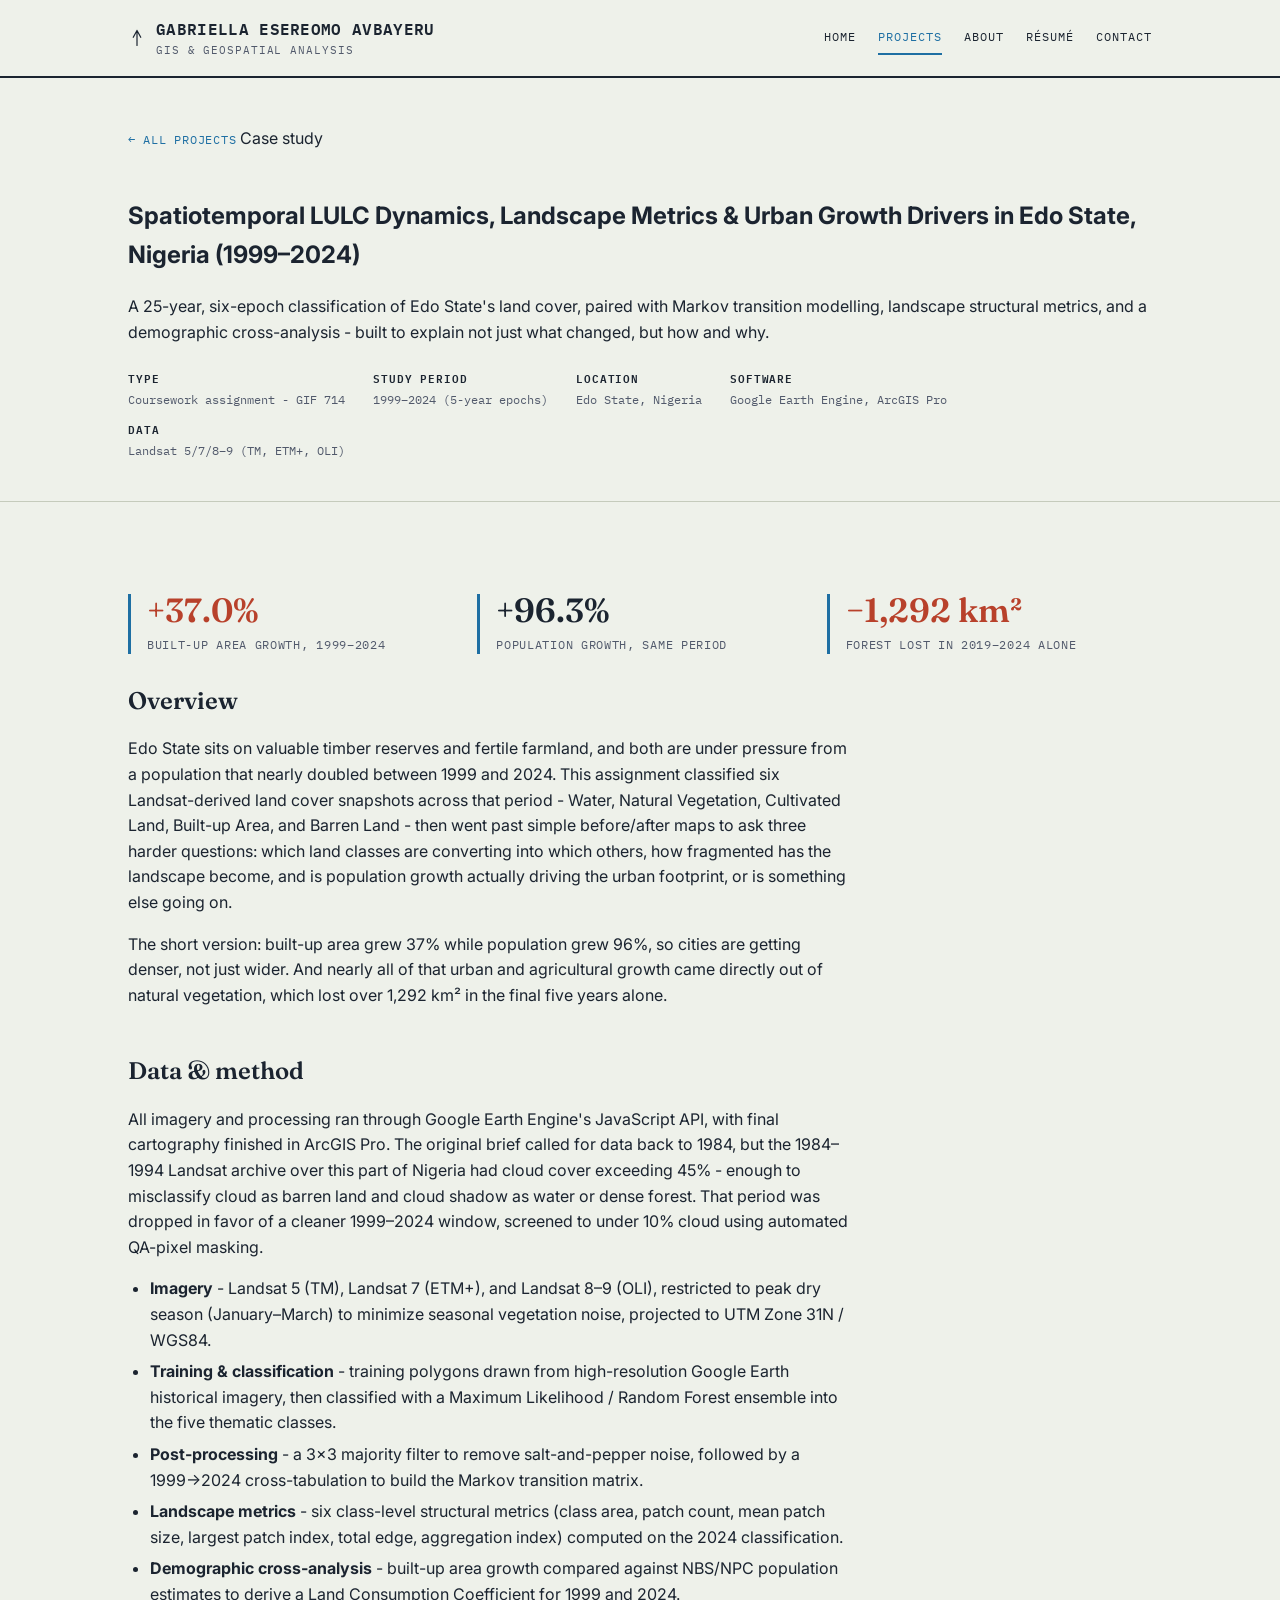
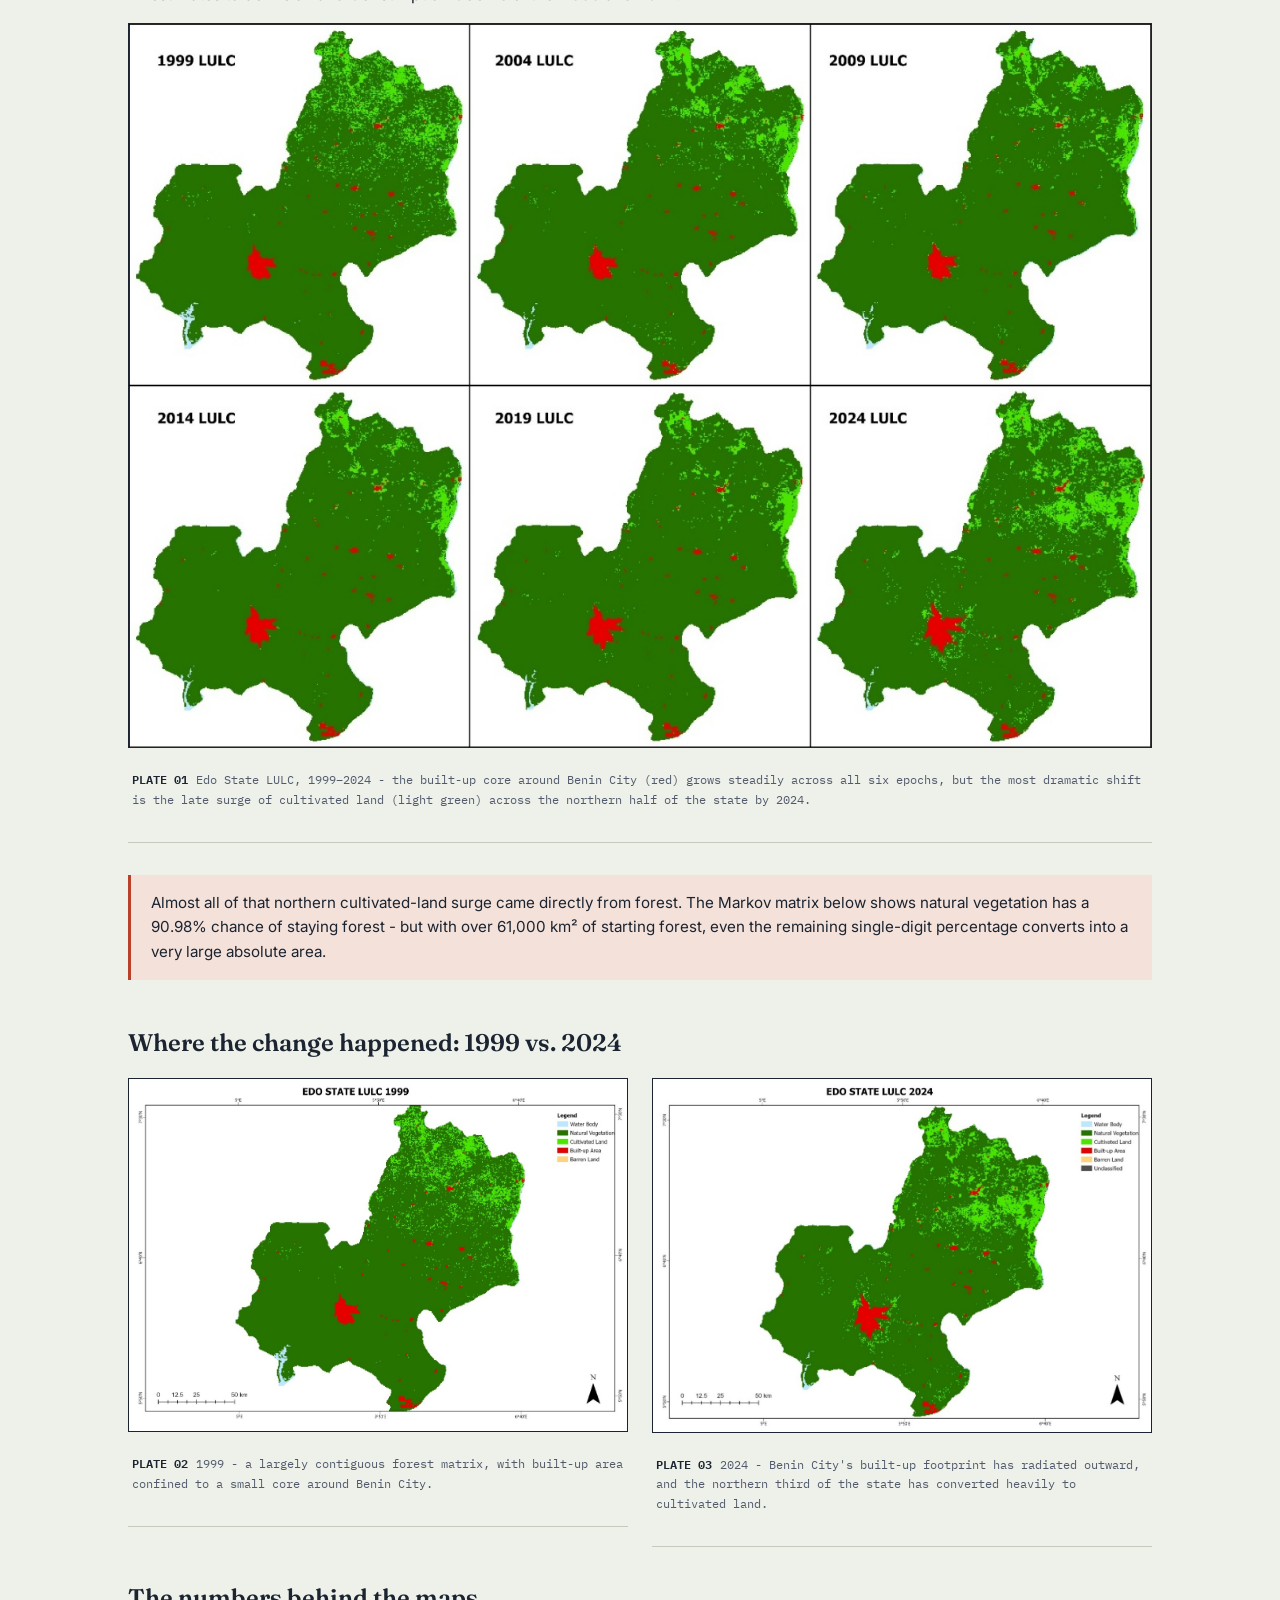
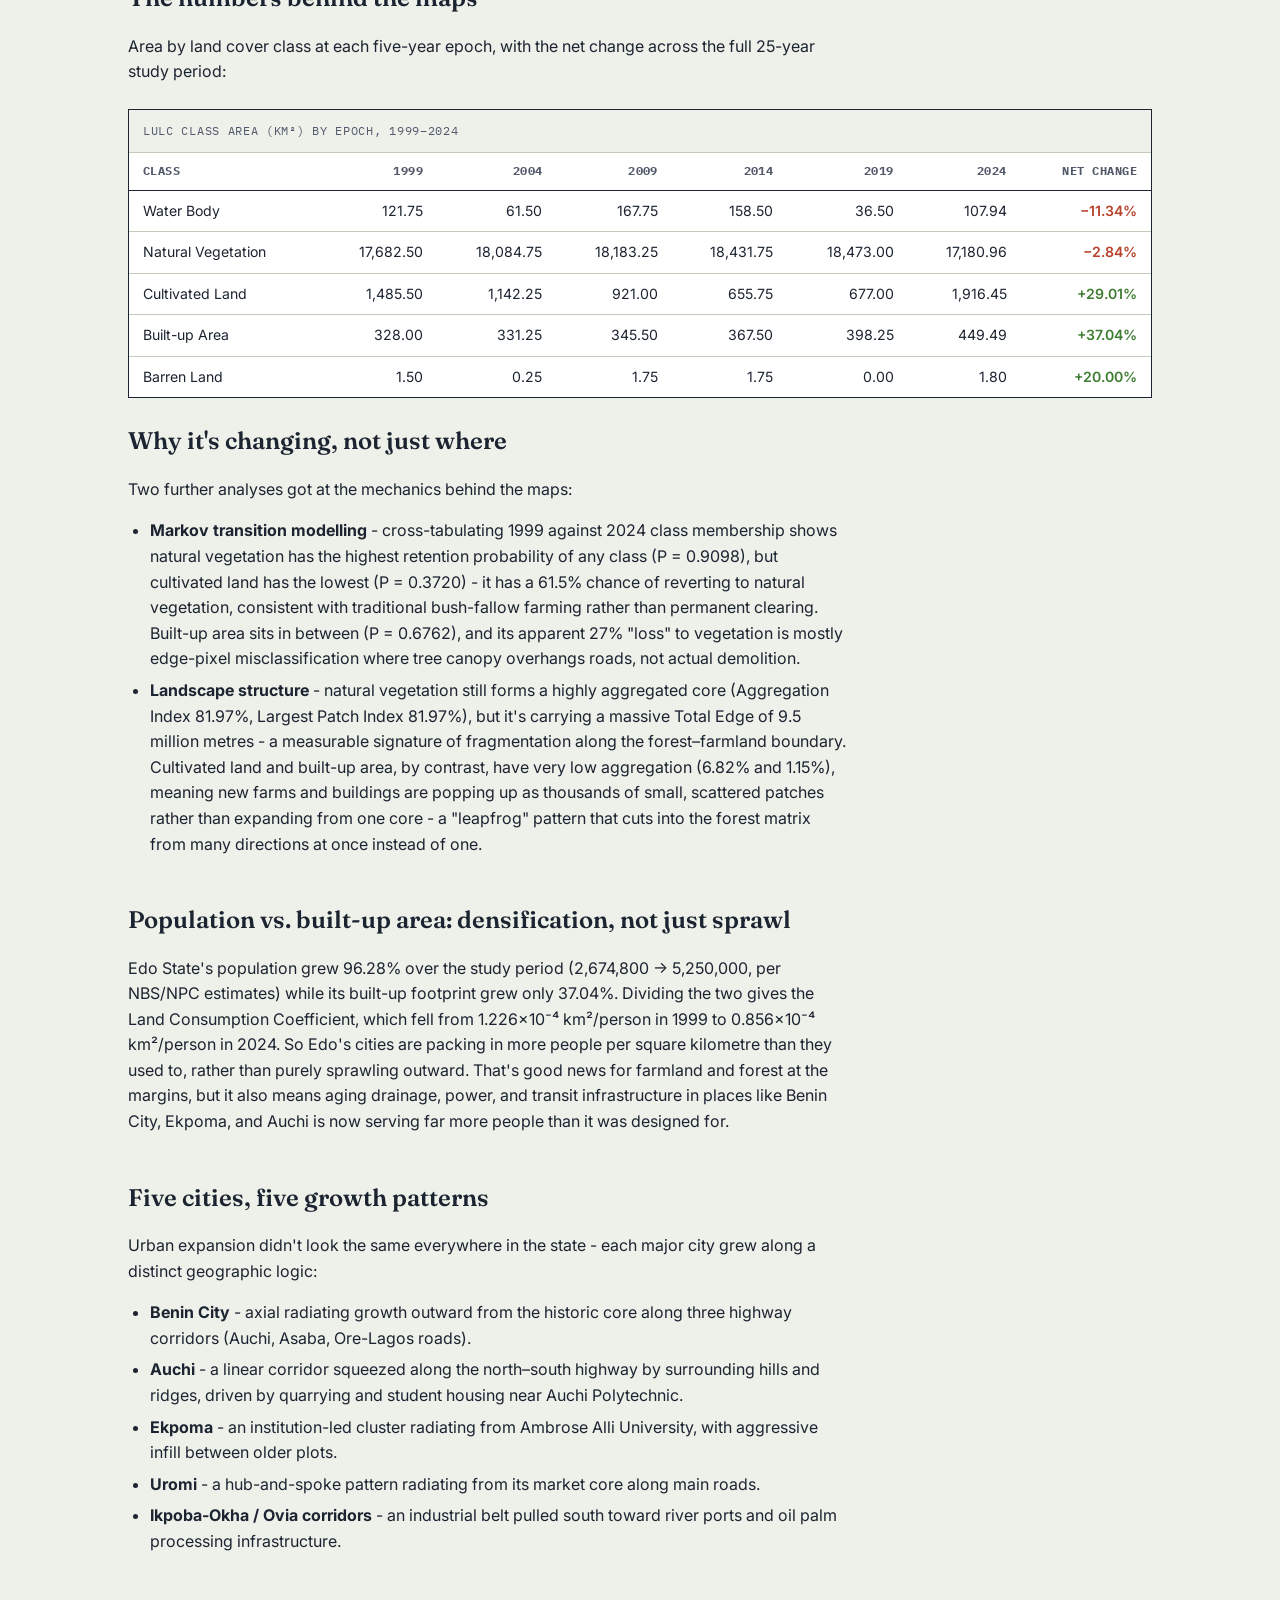
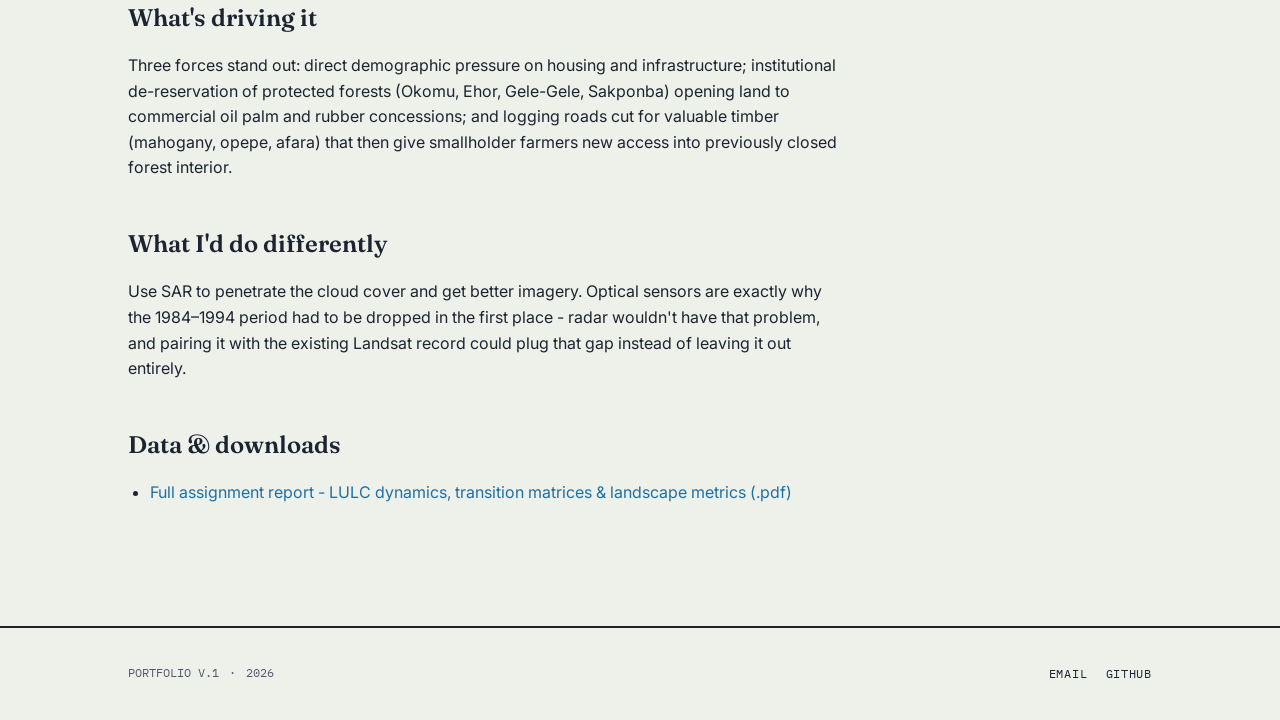
<file: projects/edo-lulc.html>
<!doctype html>
<html lang="en">
<head>
<meta charset="UTF-8">
<meta name="viewport" content="width=device-width, initial-scale=1.0">
<title>Edo State LULC Dynamics (1999–2024) | Gabriella Esereomo Avbayeru</title>
<link rel="stylesheet" href="../css/style.css">
</head>
<body>

<header class="site-header">
  <div class="wrap">
    <div class="brand">
      <svg class="north" viewBox="0 0 24 24" fill="none" stroke="currentColor" stroke-width="1.6"><path d="M12 2L12 22M12 2L7 11M12 2L17 11" stroke-linecap="round" stroke-linejoin="round"/></svg>
      <div>
        GABRIELLA ESEREOMO AVBAYERU
        <small>GIS &amp; GEOSPATIAL ANALYSIS</small>
      </div>
    </div>
    <nav class="primary">
      <a href="../index.html">Home</a>
      <a href="../projects.html" class="active">Projects</a>
      <a href="../about.html">About</a>
      <a href="../resume.html">Résumé</a>
      <a href="mailto:gabriellaavbayeru@gmail.com">Contact</a>
    </nav>
  </div>
</header>

<section class="project-hero">
  <div class="wrap">
    <a class="back-link" href="../projects.html">&larr; All projects</a>
    <span class="eyebrow"><span class="dash"></span>Case study</span>
    <h1>Spatiotemporal LULC Dynamics, Landscape Metrics &amp; Urban Growth Drivers in Edo State, Nigeria (1999–2024)</h1>
    <p class="lede">A 25-year, six-epoch classification of Edo State's land cover, paired with Markov transition modelling, landscape structural metrics, and a demographic cross-analysis - built to explain not just what changed, but how and why.</p>

    <div class="meta-row">
      <div><strong>Type</strong>Coursework assignment - GIF 714</div>
      <div><strong>Study period</strong>1999–2024 (5-year epochs)</div>
      <div><strong>Location</strong>Edo State, Nigeria</div>
      <div><strong>Software</strong>Google Earth Engine, ArcGIS Pro</div>
      <div><strong>Data</strong>Landsat 5/7/8–9 (TM, ETM+, OLI)</div>
    </div>
  </div>
</section>

<section>
  <div class="wrap">

    <div class="stat-row">
      <div class="stat">
        <span class="num alert">+37.0%</span>
        <span class="lbl">Built-up area growth, 1999–2024</span>
      </div>
      <div class="stat">
        <span class="num">+96.3%</span>
        <span class="lbl">Population growth, same period</span>
      </div>
      <div class="stat">
        <span class="num alert">−1,292 km²</span>
        <span class="lbl">Forest lost in 2019–2024 alone</span>
      </div>
    </div>

    <div class="prose">
      <h2>Overview</h2>
      <p>Edo State sits on valuable timber reserves and fertile farmland, and both are under pressure from a population that nearly doubled between 1999 and 2024. This assignment classified six Landsat-derived land cover snapshots across that period - Water, Natural Vegetation, Cultivated Land, Built-up Area, and Barren Land - then went past simple before/after maps to ask three harder questions: which land classes are converting into which others, how fragmented has the landscape become, and is population growth actually driving the urban footprint, or is something else going on.</p>
      <p>The short version: built-up area grew 37% while population grew 96%, so cities are getting denser, not just wider. And nearly all of that urban and agricultural growth came directly out of natural vegetation, which lost over 1,292 km² in the final five years alone.</p>

      <h2>Data &amp; method</h2>
      <p>All imagery and processing ran through Google Earth Engine's JavaScript API, with final cartography finished in ArcGIS Pro. The original brief called for data back to 1984, but the 1984–1994 Landsat archive over this part of Nigeria had cloud cover exceeding 45% - enough to misclassify cloud as barren land and cloud shadow as water or dense forest. That period was dropped in favor of a cleaner 1999–2024 window, screened to under 10% cloud using automated QA-pixel masking.</p>
      <ul>
        <li><strong>Imagery</strong> - Landsat 5 (TM), Landsat 7 (ETM+), and Landsat 8–9 (OLI), restricted to peak dry season (January–March) to minimize seasonal vegetation noise, projected to UTM Zone 31N / WGS84.</li>
        <li><strong>Training &amp; classification</strong> - training polygons drawn from high-resolution Google Earth historical imagery, then classified with a Maximum Likelihood / Random Forest ensemble into the five thematic classes.</li>
        <li><strong>Post-processing</strong> - a 3×3 majority filter to remove salt-and-pepper noise, followed by a 1999→2024 cross-tabulation to build the Markov transition matrix.</li>
        <li><strong>Landscape metrics</strong> - six class-level structural metrics (class area, patch count, mean patch size, largest patch index, total edge, aggregation index) computed on the 2024 classification.</li>
        <li><strong>Demographic cross-analysis</strong> - built-up area growth compared against NBS/NPC population estimates to derive a Land Consumption Coefficient for 1999 and 2024.</li>
      </ul>
    </div>

    <div class="figure">
      <img src="../images/edo-lulc-evolution.jpg" alt="Six-panel map showing Edo State land use and land cover classification for 1999, 2004, 2009, 2014, 2019, and 2024, showing built-up area in red expanding around Benin City and cultivated land in light green spreading across the north by 2024">
    </div>
    <div class="figure-cap"><span class="plate-no">PLATE 01</span>Edo State LULC, 1999–2024 - the built-up core around Benin City (red) grows steadily across all six epochs, but the most dramatic shift is the late surge of cultivated land (light green) across the northern half of the state by 2024.</div>

    <div class="prose">
      <div class="callout alert">
        Almost all of that northern cultivated-land surge came directly from forest. The Markov matrix below shows natural vegetation has a 90.98% chance of staying forest - but with over 61,000 km² of starting forest, even the remaining single-digit percentage converts into a very large absolute area.
      </div>

      <h2>Where the change happened: 1999 vs. 2024</h2>
    </div>

    <div class="two-col">
      <div>
        <div class="figure">
          <img src="../images/edo-lulc-1999.jpg" alt="Edo State land use and land cover map for 1999, showing dense natural vegetation across most of the state with limited built-up and cultivated areas">
        </div>
        <div class="figure-cap"><span class="plate-no">PLATE 02</span>1999 - a largely contiguous forest matrix, with built-up area confined to a small core around Benin City.</div>
      </div>
      <div>
        <div class="figure">
          <img src="../images/edo-lulc-2024.jpg" alt="Edo State land use and land cover map for 2024, showing a much larger built-up area around Benin City and extensive cultivated land replacing forest in the north">
        </div>
        <div class="figure-cap"><span class="plate-no">PLATE 03</span>2024 - Benin City's built-up footprint has radiated outward, and the northern third of the state has converted heavily to cultivated land.</div>
      </div>
    </div>

    <div class="prose">
      <h2>The numbers behind the maps</h2>
      <p>Area by land cover class at each five-year epoch, with the net change across the full 25-year study period:</p>
    </div>

    <div class="data-table-wrap">
      <table class="data-table">
        <caption>LULC class area (km²) by epoch, 1999–2024</caption>
        <thead>
          <tr>
            <th>Class</th><th>1999</th><th>2004</th><th>2009</th><th>2014</th><th>2019</th><th>2024</th><th>Net change</th>
          </tr>
        </thead>
        <tbody>
          <tr><td>Water Body</td><td>121.75</td><td>61.50</td><td>167.75</td><td>158.50</td><td>36.50</td><td>107.94</td><td class="neg">−11.34%</td></tr>
          <tr><td>Natural Vegetation</td><td>17,682.50</td><td>18,084.75</td><td>18,183.25</td><td>18,431.75</td><td>18,473.00</td><td>17,180.96</td><td class="neg">−2.84%</td></tr>
          <tr><td>Cultivated Land</td><td>1,485.50</td><td>1,142.25</td><td>921.00</td><td>655.75</td><td>677.00</td><td>1,916.45</td><td class="pos">+29.01%</td></tr>
          <tr><td>Built-up Area</td><td>328.00</td><td>331.25</td><td>345.50</td><td>367.50</td><td>398.25</td><td>449.49</td><td class="pos">+37.04%</td></tr>
          <tr><td>Barren Land</td><td>1.50</td><td>0.25</td><td>1.75</td><td>1.75</td><td>0.00</td><td>1.80</td><td class="pos">+20.00%</td></tr>
        </tbody>
      </table>
    </div>

    <div class="prose">
      <h2>Why it's changing, not just where</h2>
      <p>Two further analyses got at the mechanics behind the maps:</p>
      <ul>
        <li><strong>Markov transition modelling</strong> - cross-tabulating 1999 against 2024 class membership shows natural vegetation has the highest retention probability of any class (P = 0.9098), but cultivated land has the lowest (P = 0.3720) - it has a 61.5% chance of reverting to natural vegetation, consistent with traditional bush-fallow farming rather than permanent clearing. Built-up area sits in between (P = 0.6762), and its apparent 27% "loss" to vegetation is mostly edge-pixel misclassification where tree canopy overhangs roads, not actual demolition.</li>
        <li><strong>Landscape structure</strong> - natural vegetation still forms a highly aggregated core (Aggregation Index 81.97%, Largest Patch Index 81.97%), but it's carrying a massive Total Edge of 9.5 million metres - a measurable signature of fragmentation along the forest–farmland boundary. Cultivated land and built-up area, by contrast, have very low aggregation (6.82% and 1.15%), meaning new farms and buildings are popping up as thousands of small, scattered patches rather than expanding from one core - a "leapfrog" pattern that cuts into the forest matrix from many directions at once instead of one.</li>
      </ul>

      <h2>Population vs. built-up area: densification, not just sprawl</h2>
      <p>Edo State's population grew 96.28% over the study period (2,674,800 → 5,250,000, per NBS/NPC estimates) while its built-up footprint grew only 37.04%. Dividing the two gives the Land Consumption Coefficient, which fell from 1.226×10⁻⁴ km²/person in 1999 to 0.856×10⁻⁴ km²/person in 2024. So Edo's cities are packing in more people per square kilometre than they used to, rather than purely sprawling outward. That's good news for farmland and forest at the margins, but it also means aging drainage, power, and transit infrastructure in places like Benin City, Ekpoma, and Auchi is now serving far more people than it was designed for.</p>

      <h2>Five cities, five growth patterns</h2>
      <p>Urban expansion didn't look the same everywhere in the state - each major city grew along a distinct geographic logic:</p>
      <ul>
        <li><strong>Benin City</strong> - axial radiating growth outward from the historic core along three highway corridors (Auchi, Asaba, Ore-Lagos roads).</li>
        <li><strong>Auchi</strong> - a linear corridor squeezed along the north–south highway by surrounding hills and ridges, driven by quarrying and student housing near Auchi Polytechnic.</li>
        <li><strong>Ekpoma</strong> - an institution-led cluster radiating from Ambrose Alli University, with aggressive infill between older plots.</li>
        <li><strong>Uromi</strong> - a hub-and-spoke pattern radiating from its market core along main roads.</li>
        <li><strong>Ikpoba-Okha / Ovia corridors</strong> - an industrial belt pulled south toward river ports and oil palm processing infrastructure.</li>
      </ul>

      <h2>What's driving it</h2>
      <p>Three forces stand out: direct demographic pressure on housing and infrastructure; institutional de-reservation of protected forests (Okomu, Ehor, Gele-Gele, Sakponba) opening land to commercial oil palm and rubber concessions; and logging roads cut for valuable timber (mahogany, opepe, afara) that then give smallholder farmers new access into previously closed forest interior.</p>

      <h2>What I'd do differently</h2>
      <p>Use SAR to penetrate the cloud cover and get better imagery. Optical sensors are exactly why the 1984–1994 period had to be dropped in the first place - radar wouldn't have that problem, and pairing it with the existing Landsat record could plug that gap instead of leaving it out entirely.</p>

      <h2>Data &amp; downloads</h2>
      <ul>
        <li><a href="data/edo-lulc-full-report.pdf">Full assignment report - LULC dynamics, transition matrices &amp; landscape metrics (.pdf)</a></li>
      </ul>
    </div>

  </div>
</section>

<footer class="site-footer">
  <div class="wrap">
    <div class="scale">
      <span>PORTFOLIO V.1</span>
      <span>·</span>
      <span id="year"></span>
    </div>
    <div class="links">
      <a href="mailto:gabriellaavbayeru@gmail.com">Email</a>
      <a href="https://github.com/MyGabbbie">GitHub</a>
    </div>
  </div>
</footer>

<script>document.getElementById('year').textContent = new Date().getFullYear();</script>
</body>
</html>
</file>
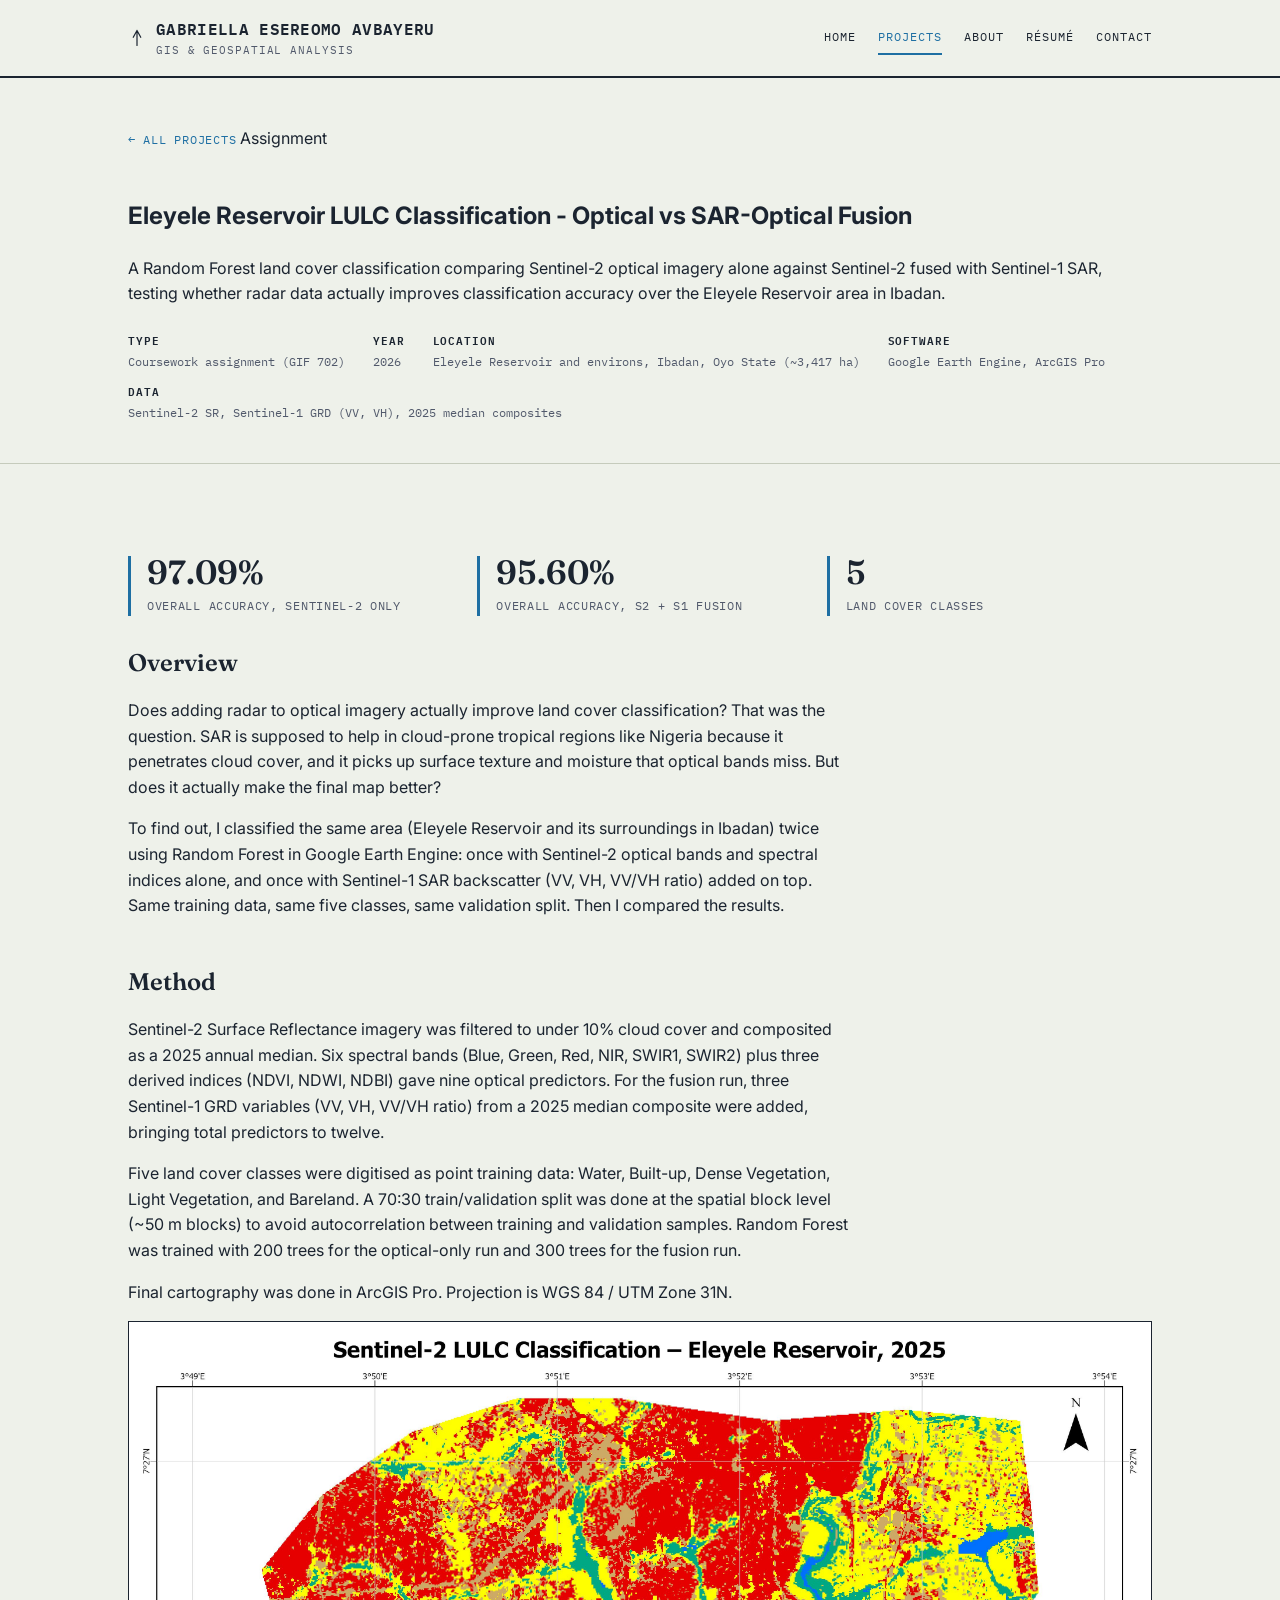
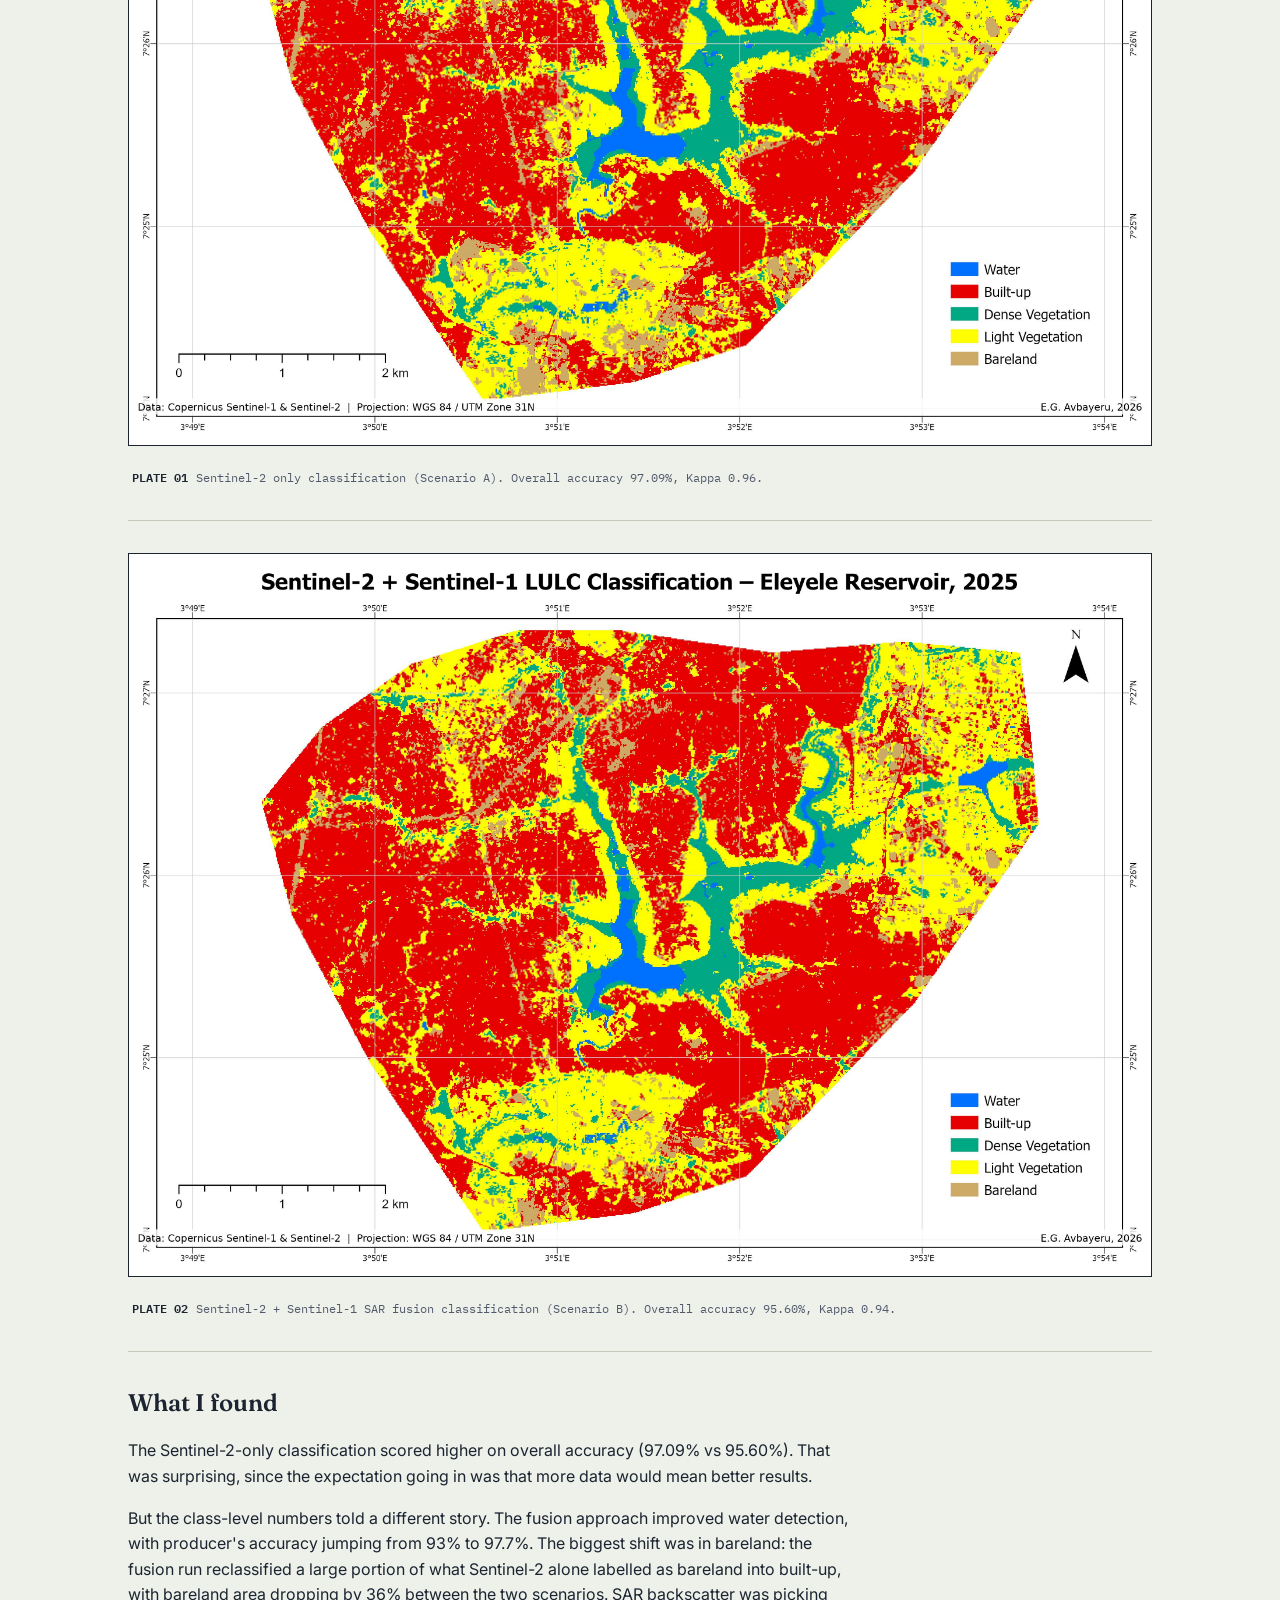
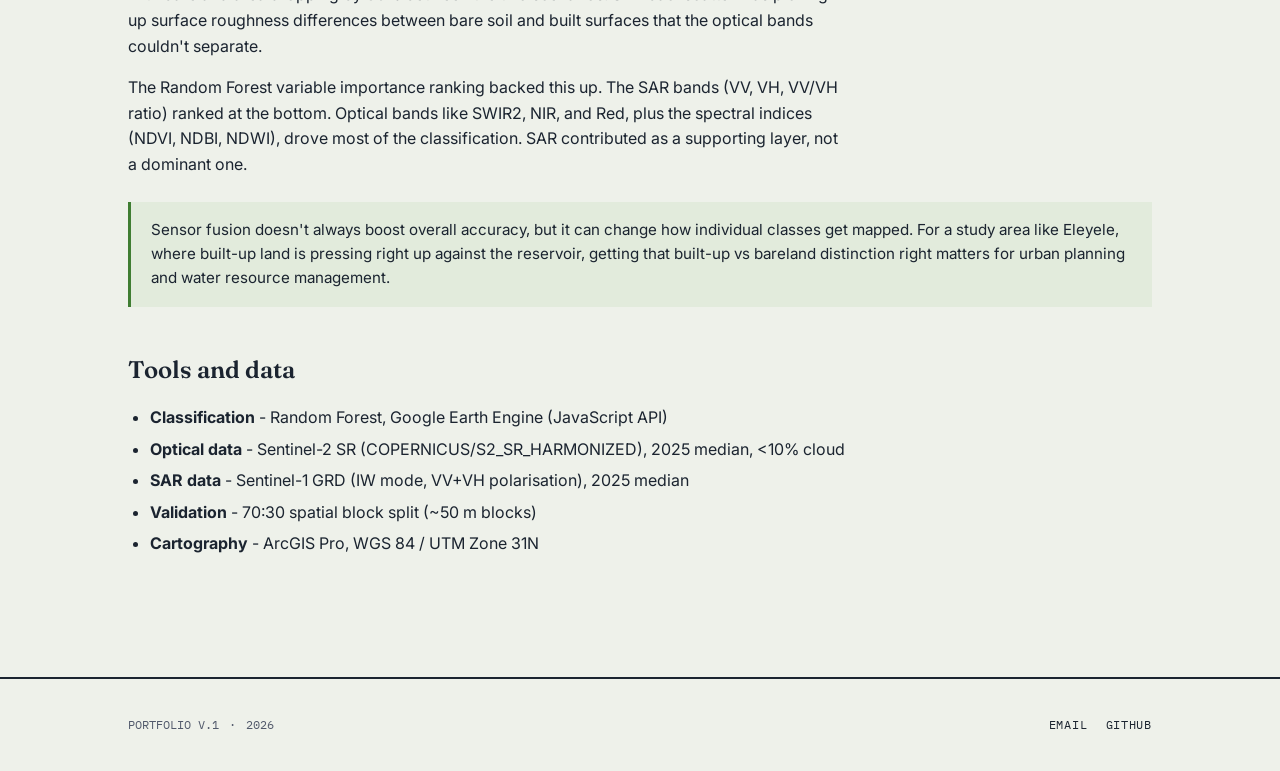
<file: projects/eleyele-lulc-classification.html>
<!doctype html>
<html lang="en">
<head>
<meta charset="UTF-8">
<meta name="viewport" content="width=device-width, initial-scale=1.0">
<title>Eleyele Reservoir LULC - Optical vs SAR-Optical Fusion | Gabriella Esereomo Avbayeru</title>
<link rel="stylesheet" href="../css/style.css">
</head>
<body>

<header class="site-header">
  <div class="wrap">
    <div class="brand">
      <svg class="north" viewBox="0 0 24 24" fill="none" stroke="currentColor" stroke-width="1.6"><path d="M12 2L12 22M12 2L7 11M12 2L17 11" stroke-linecap="round" stroke-linejoin="round"/></svg>
      <div>
        GABRIELLA ESEREOMO AVBAYERU
        <small>GIS &amp; GEOSPATIAL ANALYSIS</small>
      </div>
    </div>
    <nav class="primary">
      <a href="../index.html">Home</a>
      <a href="../projects.html" class="active">Projects</a>
      <a href="../about.html">About</a>
      <a href="../resume.html">Résumé</a>
      <a href="mailto:gabriellaavbayeru@gmail.com">Contact</a>
    </nav>
  </div>
</header>

<section class="project-hero">
  <div class="wrap">
    <a class="back-link" href="../projects.html">&larr; All projects</a>
    <span class="eyebrow"><span class="dash"></span>Assignment</span>
    <h1>Eleyele Reservoir LULC Classification - Optical vs SAR-Optical Fusion</h1>
    <p class="lede">A Random Forest land cover classification comparing Sentinel-2 optical imagery alone against Sentinel-2 fused with Sentinel-1 SAR, testing whether radar data actually improves classification accuracy over the Eleyele Reservoir area in Ibadan.</p>

    <div class="meta-row">
      <div><strong>Type</strong>Coursework assignment (GIF 702)</div>
      <div><strong>Year</strong>2026</div>
      <div><strong>Location</strong>Eleyele Reservoir and environs, Ibadan, Oyo State (~3,417 ha)</div>
      <div><strong>Software</strong>Google Earth Engine, ArcGIS Pro</div>
      <div><strong>Data</strong>Sentinel-2 SR, Sentinel-1 GRD (VV, VH), 2025 median composites</div>
    </div>
  </div>
</section>

<section>
  <div class="wrap">

    <div class="stat-row">
      <div class="stat">
        <span class="num">97.09%</span>
        <span class="lbl">Overall accuracy, Sentinel-2 only</span>
      </div>
      <div class="stat">
        <span class="num">95.60%</span>
        <span class="lbl">Overall accuracy, S2 + S1 fusion</span>
      </div>
      <div class="stat">
        <span class="num">5</span>
        <span class="lbl">Land cover classes</span>
      </div>
    </div>

    <div class="prose">
      <h2>Overview</h2>
      <p>Does adding radar to optical imagery actually improve land cover classification? That was the question. SAR is supposed to help in cloud-prone tropical regions like Nigeria because it penetrates cloud cover, and it picks up surface texture and moisture that optical bands miss. But does it actually make the final map better?</p>
      <p>To find out, I classified the same area (Eleyele Reservoir and its surroundings in Ibadan) twice using Random Forest in Google Earth Engine: once with Sentinel-2 optical bands and spectral indices alone, and once with Sentinel-1 SAR backscatter (VV, VH, VV/VH ratio) added on top. Same training data, same five classes, same validation split. Then I compared the results.</p>

      <h2>Method</h2>
      <p>Sentinel-2 Surface Reflectance imagery was filtered to under 10% cloud cover and composited as a 2025 annual median. Six spectral bands (Blue, Green, Red, NIR, SWIR1, SWIR2) plus three derived indices (NDVI, NDWI, NDBI) gave nine optical predictors. For the fusion run, three Sentinel-1 GRD variables (VV, VH, VV/VH ratio) from a 2025 median composite were added, bringing total predictors to twelve.</p>
      <p>Five land cover classes were digitised as point training data: Water, Built-up, Dense Vegetation, Light Vegetation, and Bareland. A 70:30 train/validation split was done at the spatial block level (~50 m blocks) to avoid autocorrelation between training and validation samples. Random Forest was trained with 200 trees for the optical-only run and 300 trees for the fusion run.</p>
      <p>Final cartography was done in ArcGIS Pro. Projection is WGS 84 / UTM Zone 31N.</p>
    </div>

    <div class="figure">
      <img src="../images/eleyele-lulc-s2-only.jpg" alt="Random Forest LULC classification of Eleyele Reservoir using Sentinel-2 optical imagery only, showing five land cover classes: Water (blue), Built-up (red), Dense Vegetation (teal), Light Vegetation (yellow), and Bareland (brown)">
    </div>
    <div class="figure-cap"><span class="plate-no">PLATE 01</span>Sentinel-2 only classification (Scenario A). Overall accuracy 97.09%, Kappa 0.96.</div>

    <div class="figure">
      <img src="../images/eleyele-lulc-fusion.jpg" alt="Random Forest LULC classification of Eleyele Reservoir using Sentinel-2 fused with Sentinel-1 SAR, showing the same five land cover classes with visible differences in built-up and bareland distribution">
    </div>
    <div class="figure-cap"><span class="plate-no">PLATE 02</span>Sentinel-2 + Sentinel-1 SAR fusion classification (Scenario B). Overall accuracy 95.60%, Kappa 0.94.</div>

    <div class="prose">
      <h2>What I found</h2>
      <p>The Sentinel-2-only classification scored higher on overall accuracy (97.09% vs 95.60%). That was surprising, since the expectation going in was that more data would mean better results.</p>
      <p>But the class-level numbers told a different story. The fusion approach improved water detection, with producer's accuracy jumping from 93% to 97.7%. The biggest shift was in bareland: the fusion run reclassified a large portion of what Sentinel-2 alone labelled as bareland into built-up, with bareland area dropping by 36% between the two scenarios. SAR backscatter was picking up surface roughness differences between bare soil and built surfaces that the optical bands couldn't separate.</p>
      <p>The Random Forest variable importance ranking backed this up. The SAR bands (VV, VH, VV/VH ratio) ranked at the bottom. Optical bands like SWIR2, NIR, and Red, plus the spectral indices (NDVI, NDBI, NDWI), drove most of the classification. SAR contributed as a supporting layer, not a dominant one.</p>

      <div class="callout">
        Sensor fusion doesn't always boost overall accuracy, but it can change how individual classes get mapped. For a study area like Eleyele, where built-up land is pressing right up against the reservoir, getting that built-up vs bareland distinction right matters for urban planning and water resource management.
      </div>

      <h2>Tools and data</h2>
      <ul>
        <li><strong>Classification</strong> - Random Forest, Google Earth Engine (JavaScript API)</li>
        <li><strong>Optical data</strong> - Sentinel-2 SR (COPERNICUS/S2_SR_HARMONIZED), 2025 median, &lt;10% cloud</li>
        <li><strong>SAR data</strong> - Sentinel-1 GRD (IW mode, VV+VH polarisation), 2025 median</li>
        <li><strong>Validation</strong> - 70:30 spatial block split (~50 m blocks)</li>
        <li><strong>Cartography</strong> - ArcGIS Pro, WGS 84 / UTM Zone 31N</li>
      </ul>
    </div>

  </div>
</section>

<footer class="site-footer">
  <div class="wrap">
    <div class="scale">
      <span>PORTFOLIO V.1</span>
      <span>·</span>
      <span id="year"></span>
    </div>
    <div class="links">
      <a href="mailto:gabriellaavbayeru@gmail.com">Email</a>
      <a href="https://github.com/MyGabbbie">GitHub</a>
    </div>
  </div>
</footer>

<script>document.getElementById('year').textContent = new Date().getFullYear();</script>
</body>
</html>
</file>
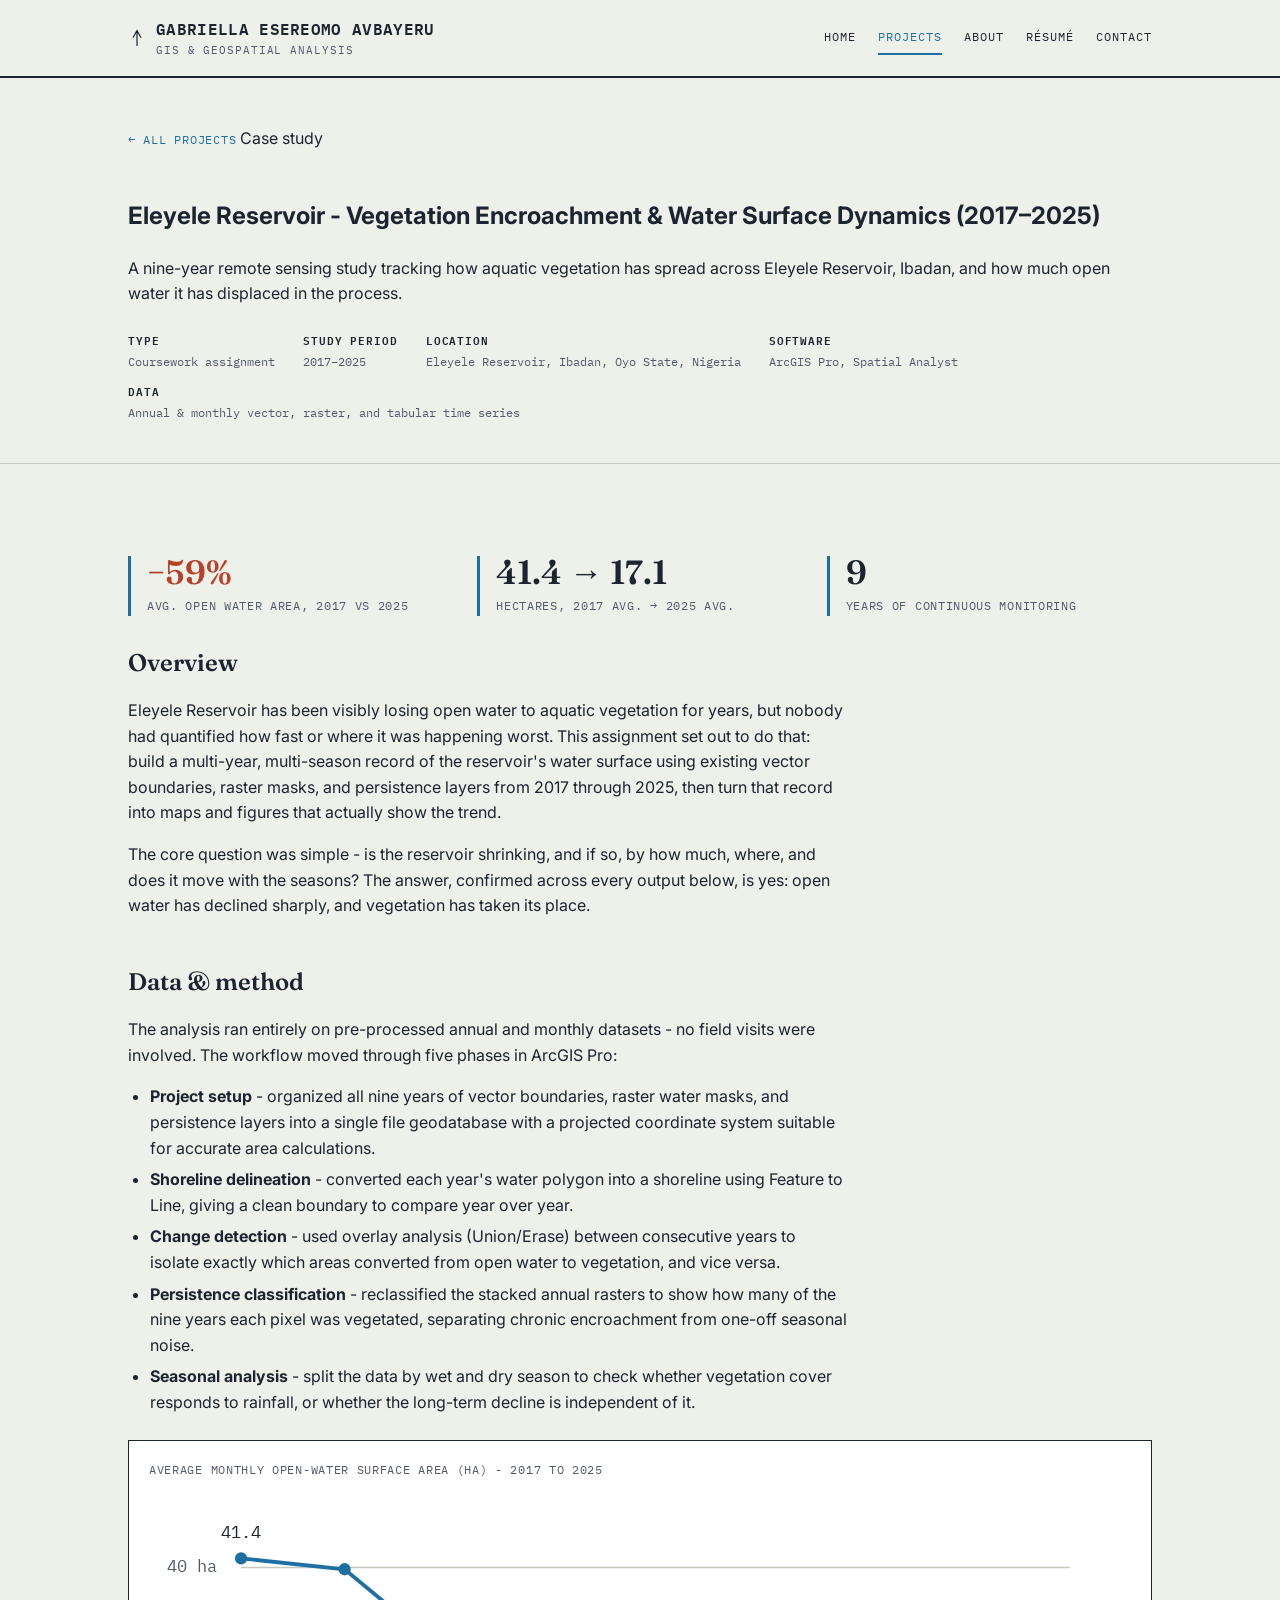
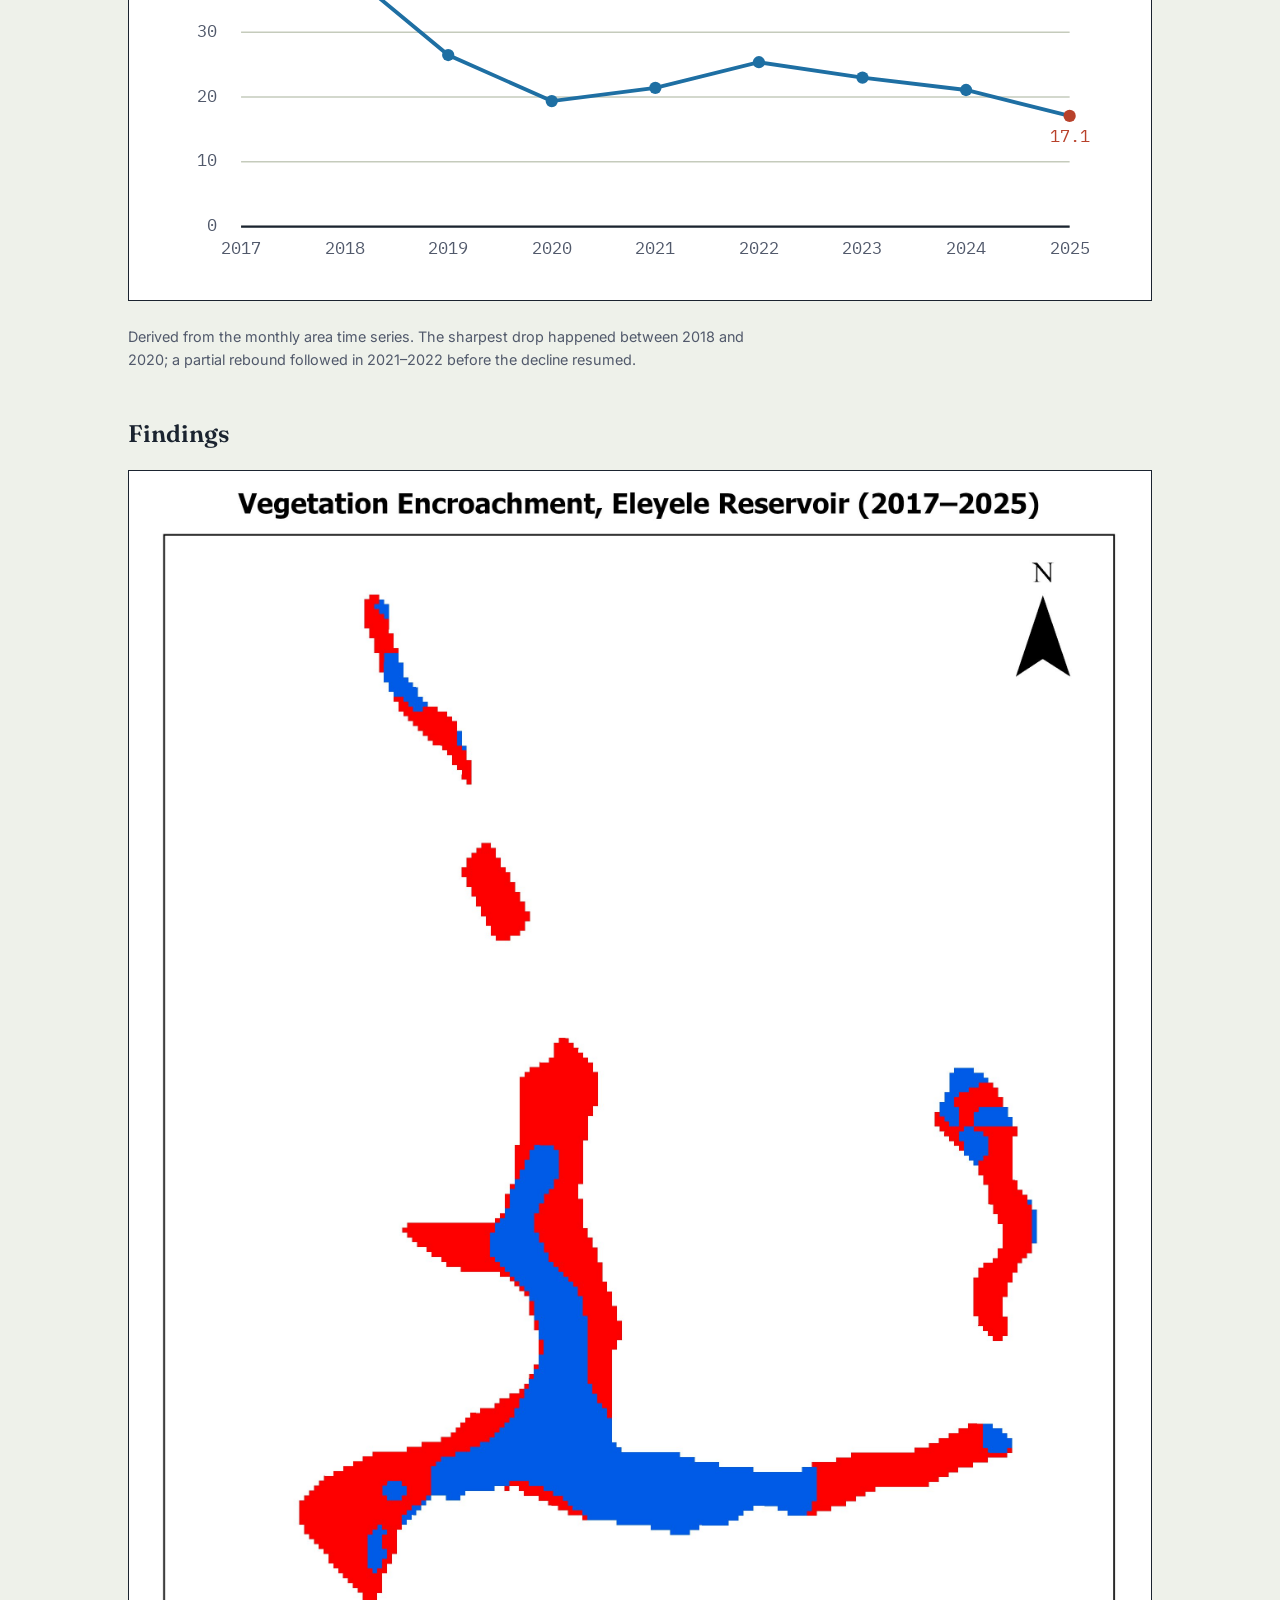
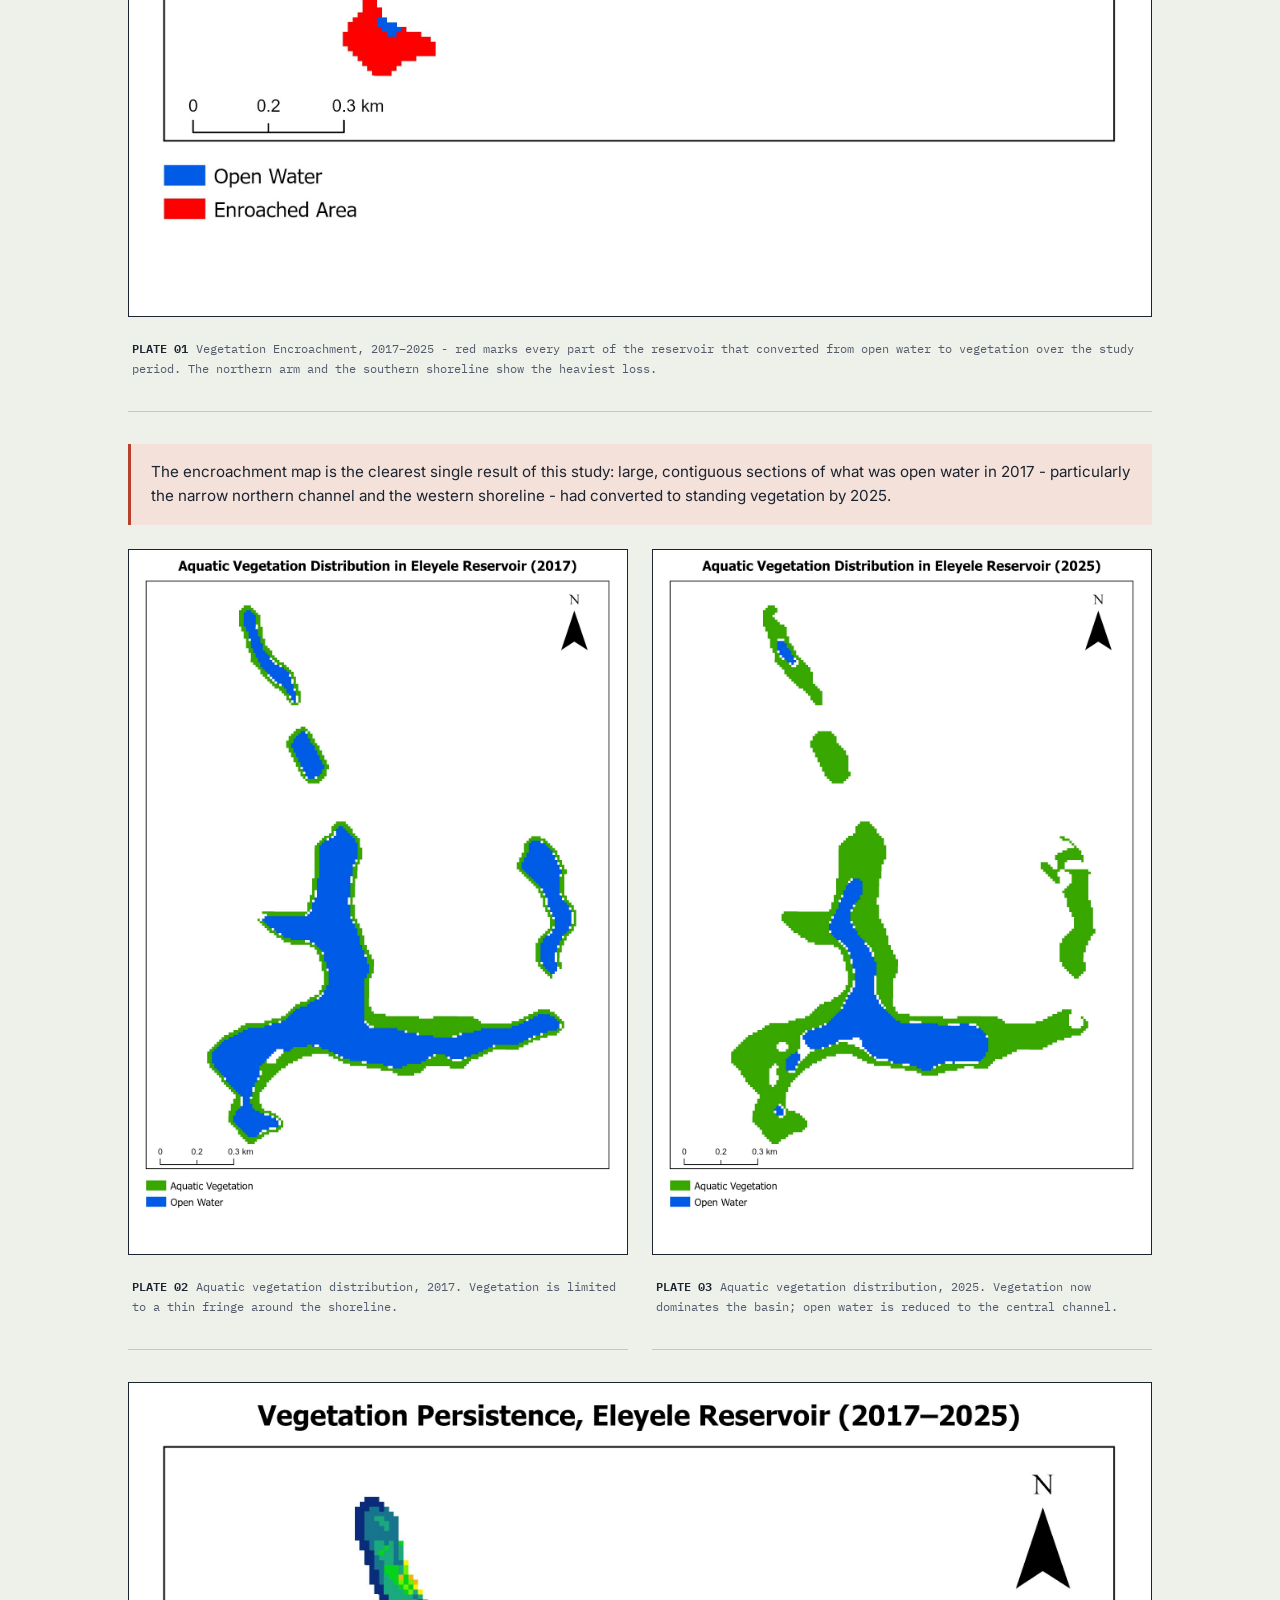
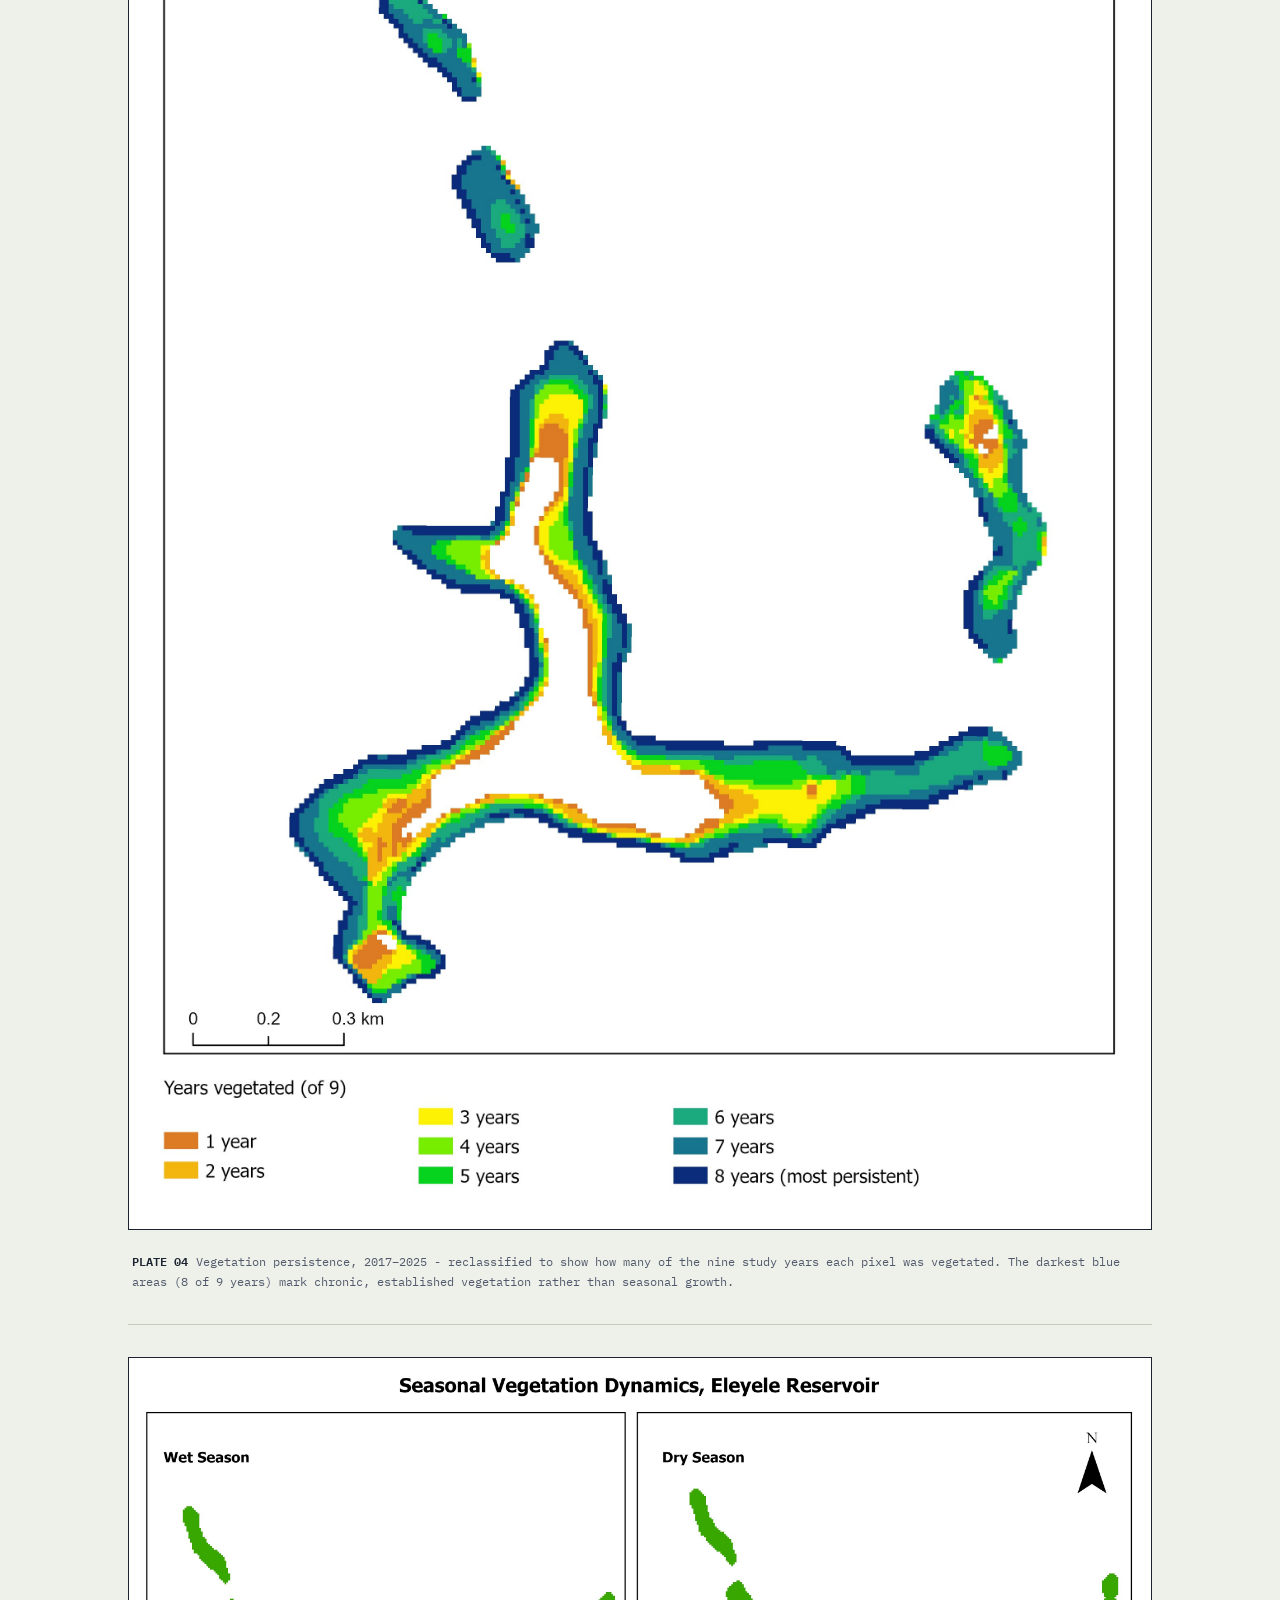
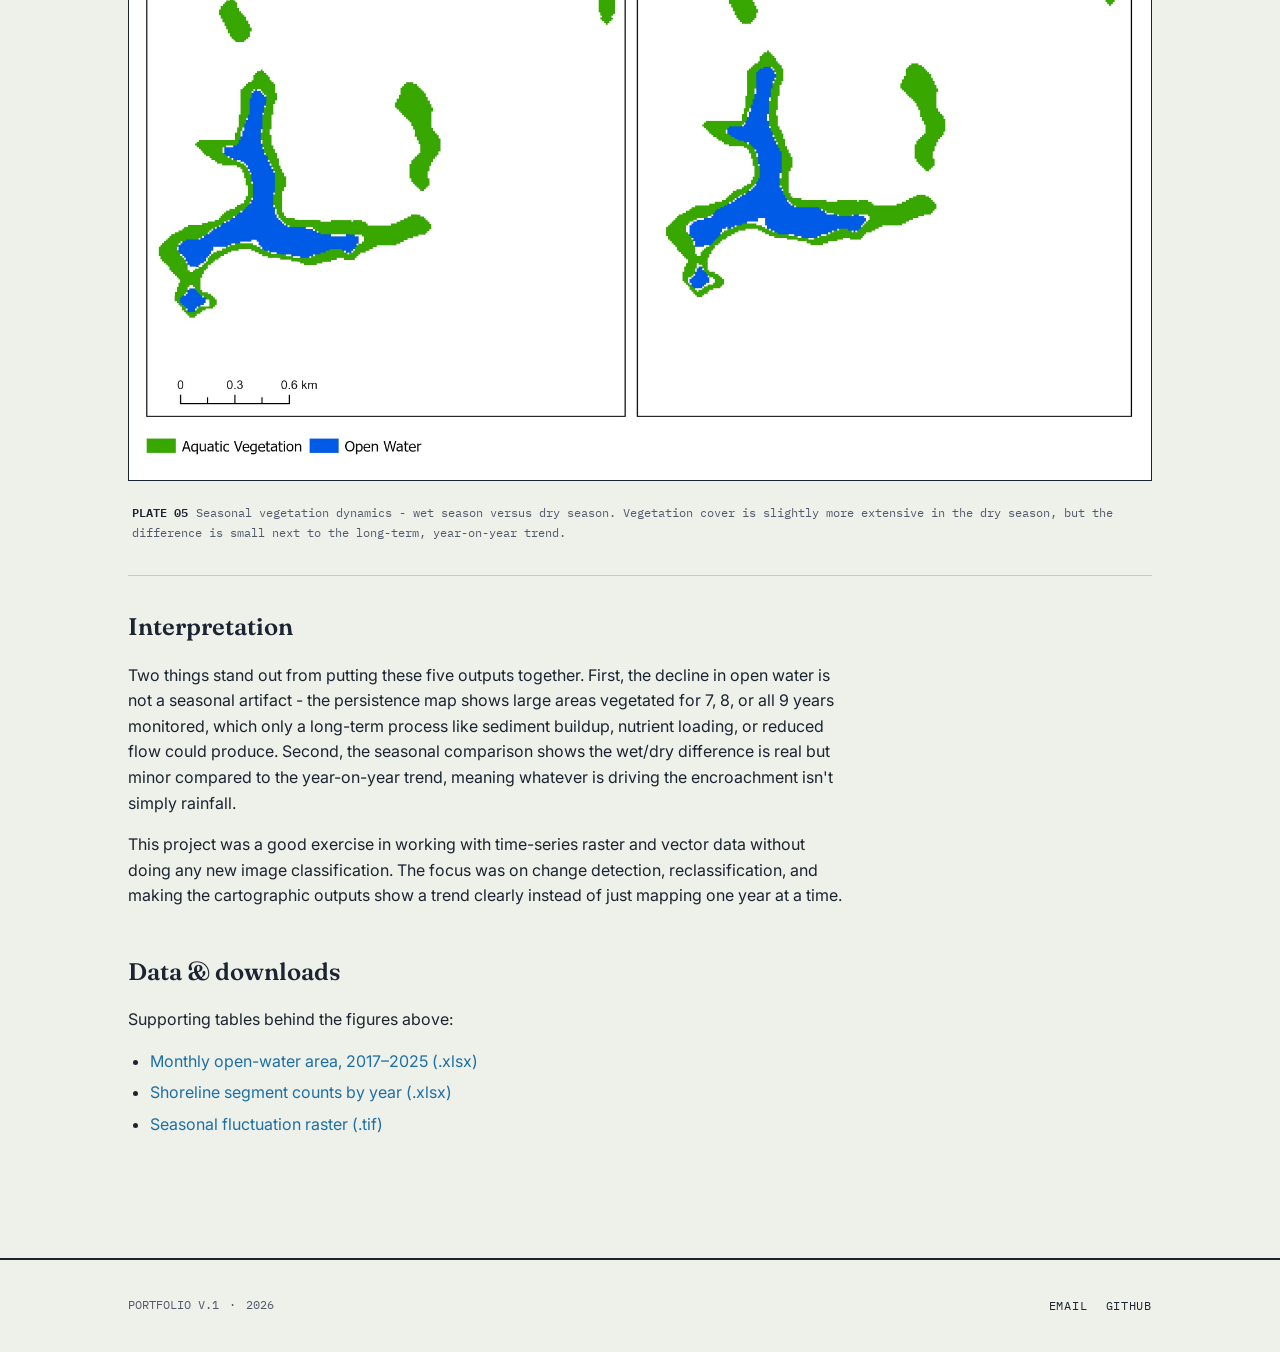
<file: projects/eleyele-reservoir.html>
<!doctype html>
<html lang="en">
<head>
<meta charset="UTF-8">
<meta name="viewport" content="width=device-width, initial-scale=1.0">
<title>Eleyele Reservoir - Vegetation Encroachment &amp; Water Surface Dynamics | Gabriella Esereomo Avbayeru</title>
<link rel="stylesheet" href="../css/style.css">
</head>
<body>

<header class="site-header">
  <div class="wrap">
    <div class="brand">
      <svg class="north" viewBox="0 0 24 24" fill="none" stroke="currentColor" stroke-width="1.6"><path d="M12 2L12 22M12 2L7 11M12 2L17 11" stroke-linecap="round" stroke-linejoin="round"/></svg>
      <div>
        GABRIELLA ESEREOMO AVBAYERU
        <small>GIS &amp; GEOSPATIAL ANALYSIS</small>
      </div>
    </div>
    <nav class="primary">
      <a href="../index.html">Home</a>
      <a href="../projects.html" class="active">Projects</a>
      <a href="../about.html">About</a>
      <a href="../resume.html">Résumé</a>
      <a href="mailto:gabriellaavbayeru@gmail.com">Contact</a>
    </nav>
  </div>
</header>

<section class="project-hero">
  <div class="wrap">
    <a class="back-link" href="../projects.html">&larr; All projects</a>
    <span class="eyebrow"><span class="dash"></span>Case study</span>
    <h1>Eleyele Reservoir - Vegetation Encroachment &amp; Water Surface Dynamics (2017–2025)</h1>
    <p class="lede">A nine-year remote sensing study tracking how aquatic vegetation has spread across Eleyele Reservoir, Ibadan, and how much open water it has displaced in the process.</p>

    <div class="meta-row">
      <div><strong>Type</strong>Coursework assignment</div>
      <div><strong>Study period</strong>2017–2025</div>
      <div><strong>Location</strong>Eleyele Reservoir, Ibadan, Oyo State, Nigeria</div>
      <div><strong>Software</strong>ArcGIS Pro, Spatial Analyst</div>
      <div><strong>Data</strong>Annual &amp; monthly vector, raster, and tabular time series</div>
    </div>
  </div>
</section>

<section>
  <div class="wrap">

    <div class="stat-row">
      <div class="stat">
        <span class="num alert">−59%</span>
        <span class="lbl">Avg. open water area, 2017 vs 2025</span>
      </div>
      <div class="stat">
        <span class="num">41.4 → 17.1</span>
        <span class="lbl">Hectares, 2017 avg. → 2025 avg.</span>
      </div>
      <div class="stat">
        <span class="num">9</span>
        <span class="lbl">Years of continuous monitoring</span>
      </div>
    </div>

    <div class="prose">
      <h2>Overview</h2>
      <p>Eleyele Reservoir has been visibly losing open water to aquatic vegetation for years, but nobody had quantified how fast or where it was happening worst. This assignment set out to do that: build a multi-year, multi-season record of the reservoir's water surface using existing vector boundaries, raster masks, and persistence layers from 2017 through 2025, then turn that record into maps and figures that actually show the trend.</p>
      <p>The core question was simple - is the reservoir shrinking, and if so, by how much, where, and does it move with the seasons? The answer, confirmed across every output below, is yes: open water has declined sharply, and vegetation has taken its place.</p>

      <h2>Data &amp; method</h2>
      <p>The analysis ran entirely on pre-processed annual and monthly datasets - no field visits were involved. The workflow moved through five phases in ArcGIS Pro:</p>
      <ul>
        <li><strong>Project setup</strong> - organized all nine years of vector boundaries, raster water masks, and persistence layers into a single file geodatabase with a projected coordinate system suitable for accurate area calculations.</li>
        <li><strong>Shoreline delineation</strong> - converted each year's water polygon into a shoreline using Feature to Line, giving a clean boundary to compare year over year.</li>
        <li><strong>Change detection</strong> - used overlay analysis (Union/Erase) between consecutive years to isolate exactly which areas converted from open water to vegetation, and vice versa.</li>
        <li><strong>Persistence classification</strong> - reclassified the stacked annual rasters to show how many of the nine years each pixel was vegetated, separating chronic encroachment from one-off seasonal noise.</li>
        <li><strong>Seasonal analysis</strong> - split the data by wet and dry season to check whether vegetation cover responds to rainfall, or whether the long-term decline is independent of it.</li>
      </ul>

      <div class="trend-chart">
        <span class="chart-label">Average monthly open-water surface area (ha) - 2017 to 2025</span>
        <svg viewBox="0 0 640 250" width="100%" role="img" aria-label="Line chart showing average open water area declining from 41.4 hectares in 2017 to 17.1 hectares in 2025, with a partial rebound between 2021 and 2022">
          <!-- gridlines -->
          <g stroke="#C5CBBC" stroke-width="1">
            <line x1="60" y1="220" x2="600" y2="220"/>
            <line x1="60" y1="177.8" x2="600" y2="177.8"/>
            <line x1="60" y1="135.6" x2="600" y2="135.6"/>
            <line x1="60" y1="93.3" x2="600" y2="93.3"/>
            <line x1="60" y1="51.1" x2="600" y2="51.1"/>
          </g>
          <g font-family="IBM Plex Mono, monospace" font-size="11" fill="#51596B">
            <text x="44" y="223" text-anchor="end">0</text>
            <text x="44" y="180.8" text-anchor="end">10</text>
            <text x="44" y="138.6" text-anchor="end">20</text>
            <text x="44" y="96.3" text-anchor="end">30</text>
            <text x="44" y="54.1" text-anchor="end">40 ha</text>
          </g>
          <!-- axis -->
          <line x1="60" y1="220" x2="600" y2="220" stroke="#1B2430" stroke-width="1.5"/>
          <!-- trend line -->
          <polyline points="60,45.2 127.5,52.3 195,108.2 262.5,138.2 330,129.6 397.5,112.9 465,122.9 532.5,131 600,147.9"
                     fill="none" stroke="#1E6FA3" stroke-width="2.5"/>
          <g fill="#1E6FA3">
            <circle cx="60" cy="45.2" r="4"/>
            <circle cx="127.5" cy="52.3" r="4"/>
            <circle cx="195" cy="108.2" r="4"/>
            <circle cx="262.5" cy="138.2" r="4"/>
            <circle cx="330" cy="129.6" r="4"/>
            <circle cx="397.5" cy="112.9" r="4"/>
            <circle cx="465" cy="122.9" r="4"/>
            <circle cx="532.5" cy="131" r="4"/>
            <circle cx="600" cy="147.9" r="4" fill="#B8412B"/>
          </g>
          <g font-family="IBM Plex Mono, monospace" font-size="11" fill="#1B2430">
            <text x="60" y="32" text-anchor="middle">41.4</text>
            <text x="600" y="165" text-anchor="middle" fill="#B8412B">17.1</text>
          </g>
          <g font-family="IBM Plex Mono, monospace" font-size="11" fill="#51596B">
            <text x="60" y="238" text-anchor="middle">2017</text>
            <text x="127.5" y="238" text-anchor="middle">2018</text>
            <text x="195" y="238" text-anchor="middle">2019</text>
            <text x="262.5" y="238" text-anchor="middle">2020</text>
            <text x="330" y="238" text-anchor="middle">2021</text>
            <text x="397.5" y="238" text-anchor="middle">2022</text>
            <text x="465" y="238" text-anchor="middle">2023</text>
            <text x="532.5" y="238" text-anchor="middle">2024</text>
            <text x="600" y="238" text-anchor="middle">2025</text>
          </g>
        </svg>
      </div>
      <p style="font-size:0.9rem; color:var(--ink-soft);">Derived from the monthly area time series. The sharpest drop happened between 2018 and 2020; a partial rebound followed in 2021–2022 before the decline resumed.</p>

      <h2>Findings</h2>
    </div>

    <div class="figure">
      <img src="../images/eleyele-encroachment.png" alt="Map of Eleyele Reservoir showing remaining open water in blue and areas converted from water to vegetation (encroached area) in red, 2017 to 2025">
    </div>
    <div class="figure-cap"><span class="plate-no">PLATE 01</span>Vegetation Encroachment, 2017–2025 - red marks every part of the reservoir that converted from open water to vegetation over the study period. The northern arm and the southern shoreline show the heaviest loss.</div>

    <div class="prose">
      <div class="callout alert">
        The encroachment map is the clearest single result of this study: large, contiguous sections of what was open water in 2017 - particularly the narrow northern channel and the western shoreline - had converted to standing vegetation by 2025.
      </div>
    </div>

    <div class="two-col">
      <div>
        <div class="figure">
          <img src="../images/eleyele-veg-2017.png" alt="Map of aquatic vegetation distribution in Eleyele Reservoir in 2017, showing mostly open water with a thin fringe of vegetation">
        </div>
        <div class="figure-cap"><span class="plate-no">PLATE 02</span>Aquatic vegetation distribution, 2017. Vegetation is limited to a thin fringe around the shoreline.</div>
      </div>
      <div>
        <div class="figure">
          <img src="../images/eleyele-veg-2025.png" alt="Map of aquatic vegetation distribution in Eleyele Reservoir in 2025, showing vegetation covering most of the reservoir and only a narrow central channel of open water remaining">
        </div>
        <div class="figure-cap"><span class="plate-no">PLATE 03</span>Aquatic vegetation distribution, 2025. Vegetation now dominates the basin; open water is reduced to the central channel.</div>
      </div>
    </div>

    <div class="figure">
      <img src="../images/eleyele-persistence.png" alt="Map of vegetation persistence at Eleyele Reservoir showing, in a color scale, how many of the nine years (2017-2025) each location was vegetated">
    </div>
    <div class="figure-cap"><span class="plate-no">PLATE 04</span>Vegetation persistence, 2017–2025 - reclassified to show how many of the nine study years each pixel was vegetated. The darkest blue areas (8 of 9 years) mark chronic, established vegetation rather than seasonal growth.</div>

    <div class="figure">
      <img src="../images/eleyele-seasonal.png" alt="Side-by-side maps comparing aquatic vegetation distribution in Eleyele Reservoir during wet season and dry season">
    </div>
    <div class="figure-cap"><span class="plate-no">PLATE 05</span>Seasonal vegetation dynamics - wet season versus dry season. Vegetation cover is slightly more extensive in the dry season, but the difference is small next to the long-term, year-on-year trend.</div>

    <div class="prose">
      <h2>Interpretation</h2>
      <p>Two things stand out from putting these five outputs together. First, the decline in open water is not a seasonal artifact - the persistence map shows large areas vegetated for 7, 8, or all 9 years monitored, which only a long-term process like sediment buildup, nutrient loading, or reduced flow could produce. Second, the seasonal comparison shows the wet/dry difference is real but minor compared to the year-on-year trend, meaning whatever is driving the encroachment isn't simply rainfall.</p>
      <p>This project was a good exercise in working with time-series raster and vector data without doing any new image classification. The focus was on change detection, reclassification, and making the cartographic outputs show a trend clearly instead of just mapping one year at a time.</p>

      <h2>Data &amp; downloads</h2>
      <p>Supporting tables behind the figures above:</p>
      <ul>
        <li><a href="data/eleyele-monthly-area-trends.xlsx">Monthly open-water area, 2017–2025 (.xlsx)</a></li>
        <li><a href="data/eleyele-shorelines-by-year.xlsx">Shoreline segment counts by year (.xlsx)</a></li>
        <li><a href="data/eleyele-seasonal-fluctuation.tif">Seasonal fluctuation raster (.tif)</a></li>
      </ul>
    </div>

  </div>
</section>

<footer class="site-footer">
  <div class="wrap">
    <div class="scale">
      <span>PORTFOLIO V.1</span>
      <span>·</span>
      <span id="year"></span>
    </div>
    <div class="links">
      <a href="mailto:gabriellaavbayeru@gmail.com">Email</a>
      <a href="https://github.com/MyGabbbie">GitHub</a>
    </div>
  </div>
</footer>

<script>document.getElementById('year').textContent = new Date().getFullYear();</script>
</body>
</html>
</file>
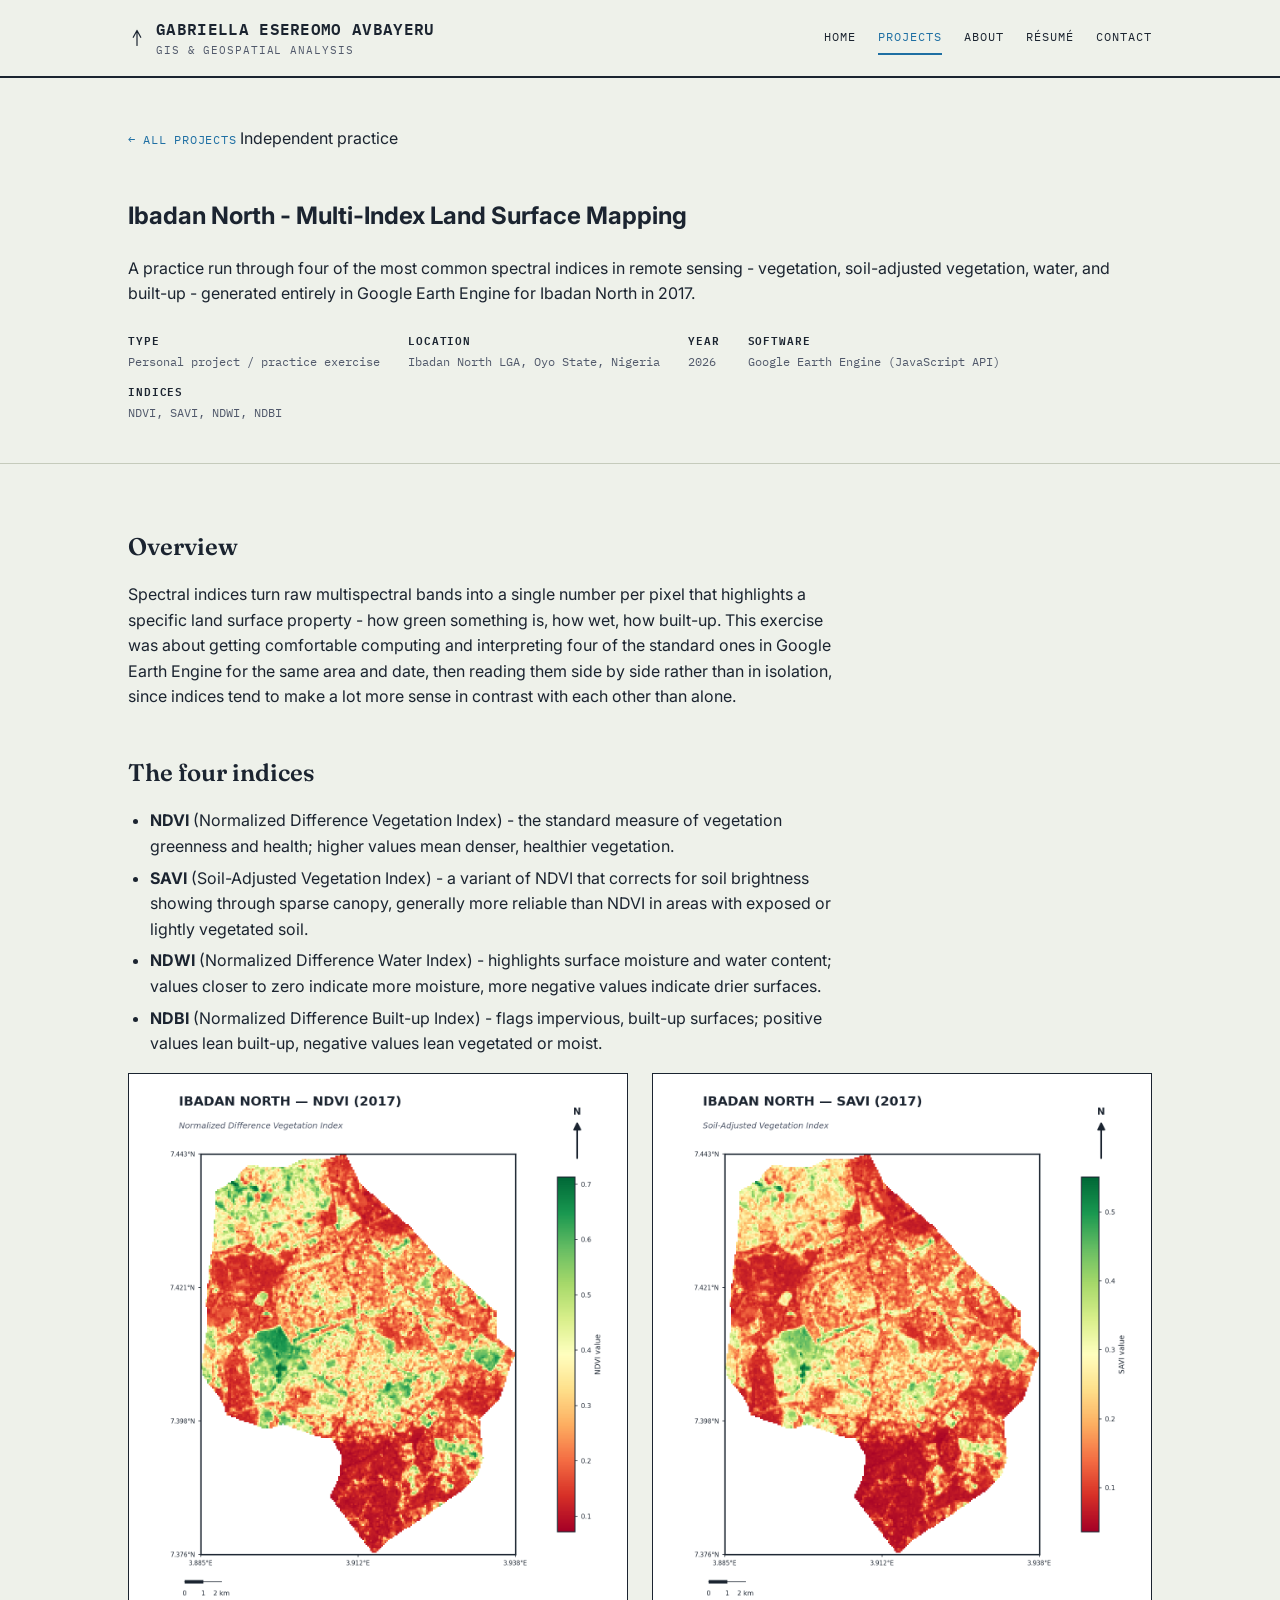
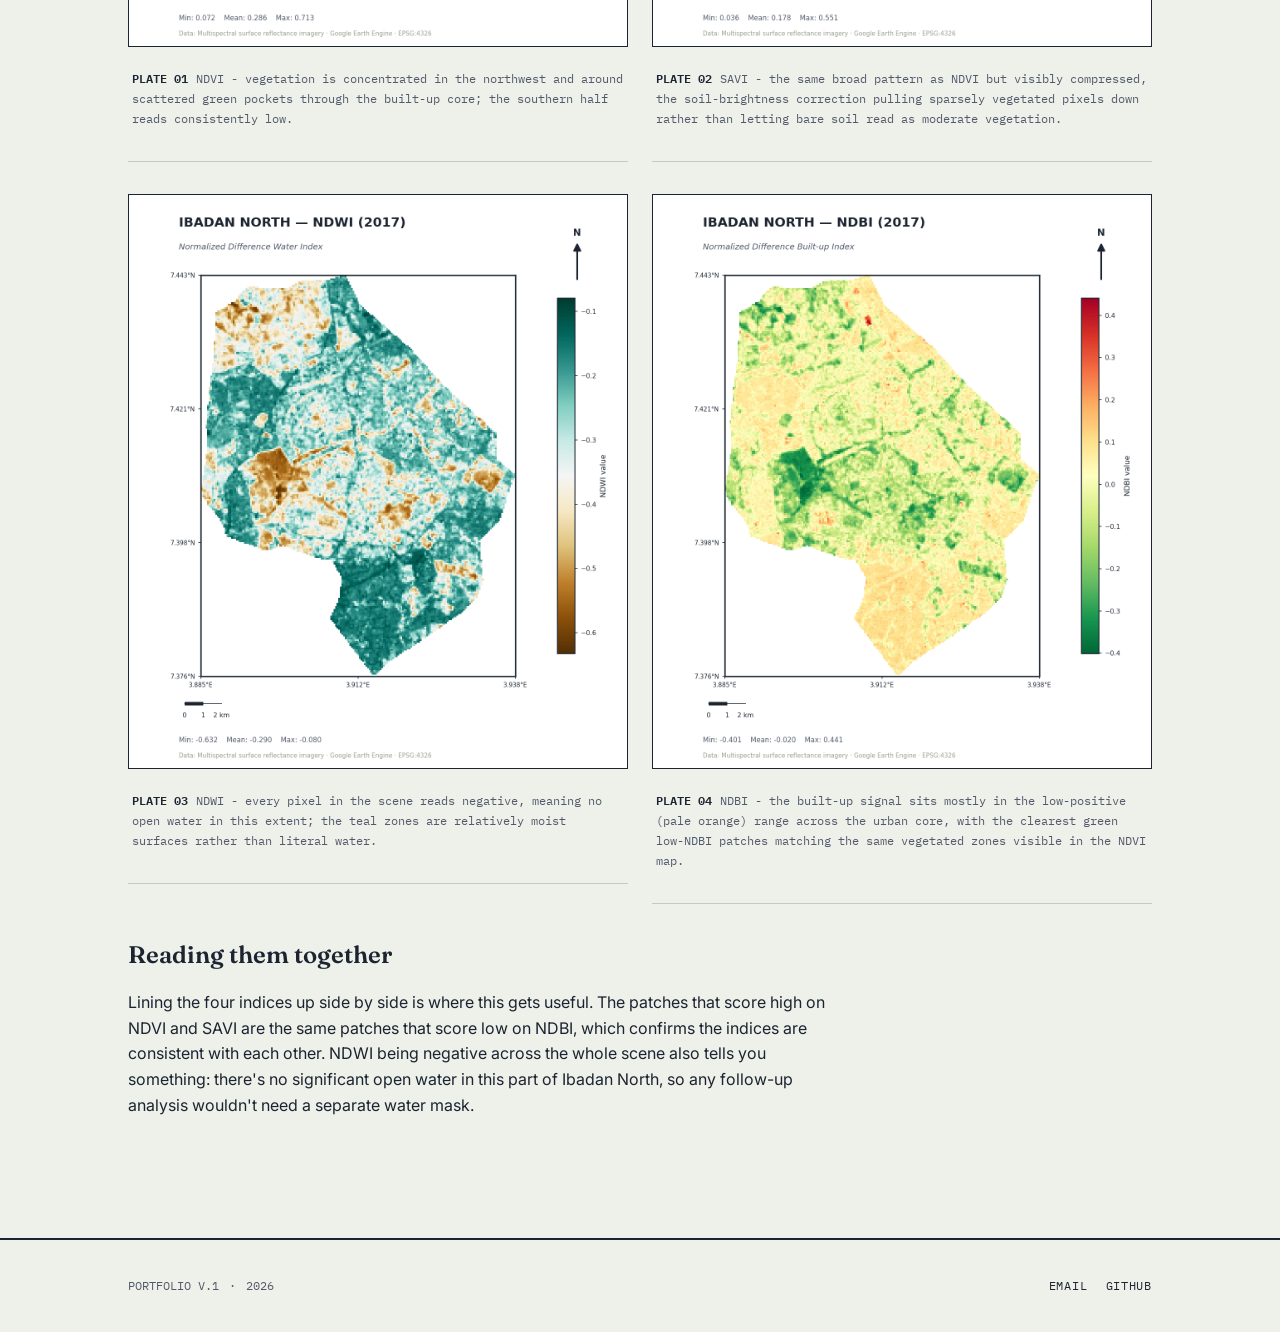
<file: projects/ibadan-north-indices.html>
<!doctype html>
<html lang="en">
<head>
<meta charset="UTF-8">
<meta name="viewport" content="width=device-width, initial-scale=1.0">
<title>Ibadan North - Multi-Index Land Surface Mapping | Gabriella Esereomo Avbayeru</title>
<link rel="stylesheet" href="../css/style.css">
</head>
<body>

<header class="site-header">
  <div class="wrap">
    <div class="brand">
      <svg class="north" viewBox="0 0 24 24" fill="none" stroke="currentColor" stroke-width="1.6"><path d="M12 2L12 22M12 2L7 11M12 2L17 11" stroke-linecap="round" stroke-linejoin="round"/></svg>
      <div>
        GABRIELLA ESEREOMO AVBAYERU
        <small>GIS &amp; GEOSPATIAL ANALYSIS</small>
      </div>
    </div>
    <nav class="primary">
      <a href="../index.html">Home</a>
      <a href="../projects.html" class="active">Projects</a>
      <a href="../about.html">About</a>
      <a href="../resume.html">Résumé</a>
      <a href="mailto:gabriellaavbayeru@gmail.com">Contact</a>
    </nav>
  </div>
</header>

<section class="project-hero">
  <div class="wrap">
    <a class="back-link" href="../projects.html">&larr; All projects</a>
    <span class="eyebrow"><span class="dash"></span>Independent practice</span>
    <h1>Ibadan North - Multi-Index Land Surface Mapping</h1>
    <p class="lede">A practice run through four of the most common spectral indices in remote sensing - vegetation, soil-adjusted vegetation, water, and built-up - generated entirely in Google Earth Engine for Ibadan North in 2017.</p>

    <div class="meta-row">
      <div><strong>Type</strong>Personal project / practice exercise</div>
      <div><strong>Location</strong>Ibadan North LGA, Oyo State, Nigeria</div>
      <div><strong>Year</strong>2026</div>
      <div><strong>Software</strong>Google Earth Engine (JavaScript API)</div>
      <div><strong>Indices</strong>NDVI, SAVI, NDWI, NDBI</div>
    </div>
  </div>
</section>

<section>
  <div class="wrap">

    <div class="prose">
      <h2>Overview</h2>
      <p>Spectral indices turn raw multispectral bands into a single number per pixel that highlights a specific land surface property - how green something is, how wet, how built-up. This exercise was about getting comfortable computing and interpreting four of the standard ones in Google Earth Engine for the same area and date, then reading them side by side rather than in isolation, since indices tend to make a lot more sense in contrast with each other than alone.</p>

      <h2>The four indices</h2>
      <ul>
        <li><strong>NDVI</strong> (Normalized Difference Vegetation Index) - the standard measure of vegetation greenness and health; higher values mean denser, healthier vegetation.</li>
        <li><strong>SAVI</strong> (Soil-Adjusted Vegetation Index) - a variant of NDVI that corrects for soil brightness showing through sparse canopy, generally more reliable than NDVI in areas with exposed or lightly vegetated soil.</li>
        <li><strong>NDWI</strong> (Normalized Difference Water Index) - highlights surface moisture and water content; values closer to zero indicate more moisture, more negative values indicate drier surfaces.</li>
        <li><strong>NDBI</strong> (Normalized Difference Built-up Index) - flags impervious, built-up surfaces; positive values lean built-up, negative values lean vegetated or moist.</li>
      </ul>
    </div>

    <div class="two-col">
      <div>
        <div class="figure">
          <img src="../images/ibadan-north-ndvi-2017.png" alt="NDVI map of Ibadan North 2017, color-coded from red (low vegetation) to green (high vegetation)">
        </div>
        <div class="figure-cap"><span class="plate-no">PLATE 01</span>NDVI - vegetation is concentrated in the northwest and around scattered green pockets through the built-up core; the southern half reads consistently low.</div>
      </div>
      <div>
        <div class="figure">
          <img src="../images/ibadan-north-savi-2017.png" alt="SAVI map of Ibadan North 2017, color-coded from red (low) to green (high)">
        </div>
        <div class="figure-cap"><span class="plate-no">PLATE 02</span>SAVI - the same broad pattern as NDVI but visibly compressed, the soil-brightness correction pulling sparsely vegetated pixels down rather than letting bare soil read as moderate vegetation.</div>
      </div>
    </div>

    <div class="two-col">
      <div>
        <div class="figure">
          <img src="../images/ibadan-north-ndwi-2017.png" alt="NDWI map of Ibadan North 2017, color-coded from brown (dry) to teal (relatively wetter)">
        </div>
        <div class="figure-cap"><span class="plate-no">PLATE 03</span>NDWI - every pixel in the scene reads negative, meaning no open water in this extent; the teal zones are relatively moist surfaces rather than literal water.</div>
      </div>
      <div>
        <div class="figure">
          <img src="../images/ibadan-north-ndbi-2017.png" alt="NDBI map of Ibadan North 2017, color-coded from green (vegetated) to red (built-up)">
        </div>
        <div class="figure-cap"><span class="plate-no">PLATE 04</span>NDBI - the built-up signal sits mostly in the low-positive (pale orange) range across the urban core, with the clearest green low-NDBI patches matching the same vegetated zones visible in the NDVI map.</div>
      </div>
    </div>

    <div class="prose">
      <h2>Reading them together</h2>
      <p>Lining the four indices up side by side is where this gets useful. The patches that score high on NDVI and SAVI are the same patches that score low on NDBI, which confirms the indices are consistent with each other. NDWI being negative across the whole scene also tells you something: there's no significant open water in this part of Ibadan North, so any follow-up analysis wouldn't need a separate water mask.</p>

    </div>

  </div>
</section>

<footer class="site-footer">
  <div class="wrap">
    <div class="scale">
      <span>PORTFOLIO V.1</span>
      <span>·</span>
      <span id="year"></span>
    </div>
    <div class="links">
      <a href="mailto:gabriellaavbayeru@gmail.com">Email</a>
      <a href="https://github.com/MyGabbbie">GitHub</a>
    </div>
  </div>
</footer>

<script>document.getElementById('year').textContent = new Date().getFullYear();</script>
</body>
</html>
</file>
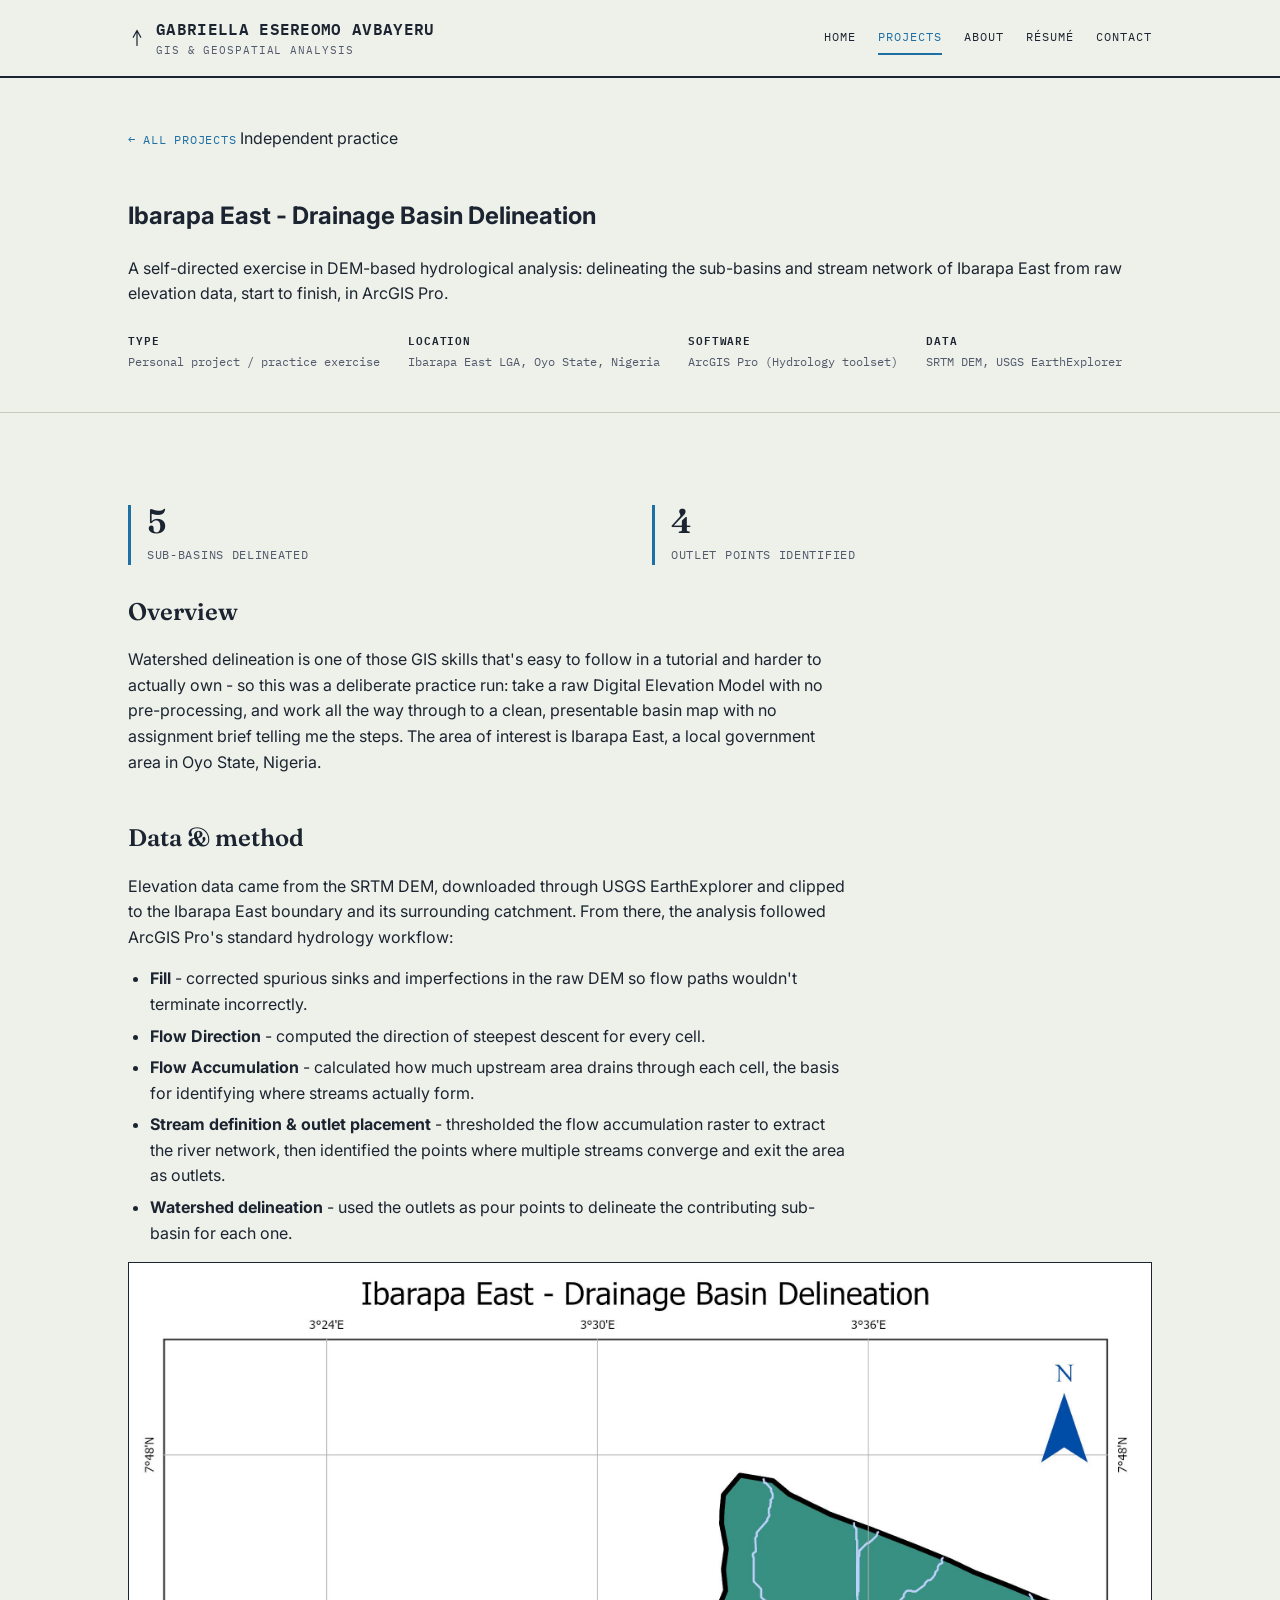
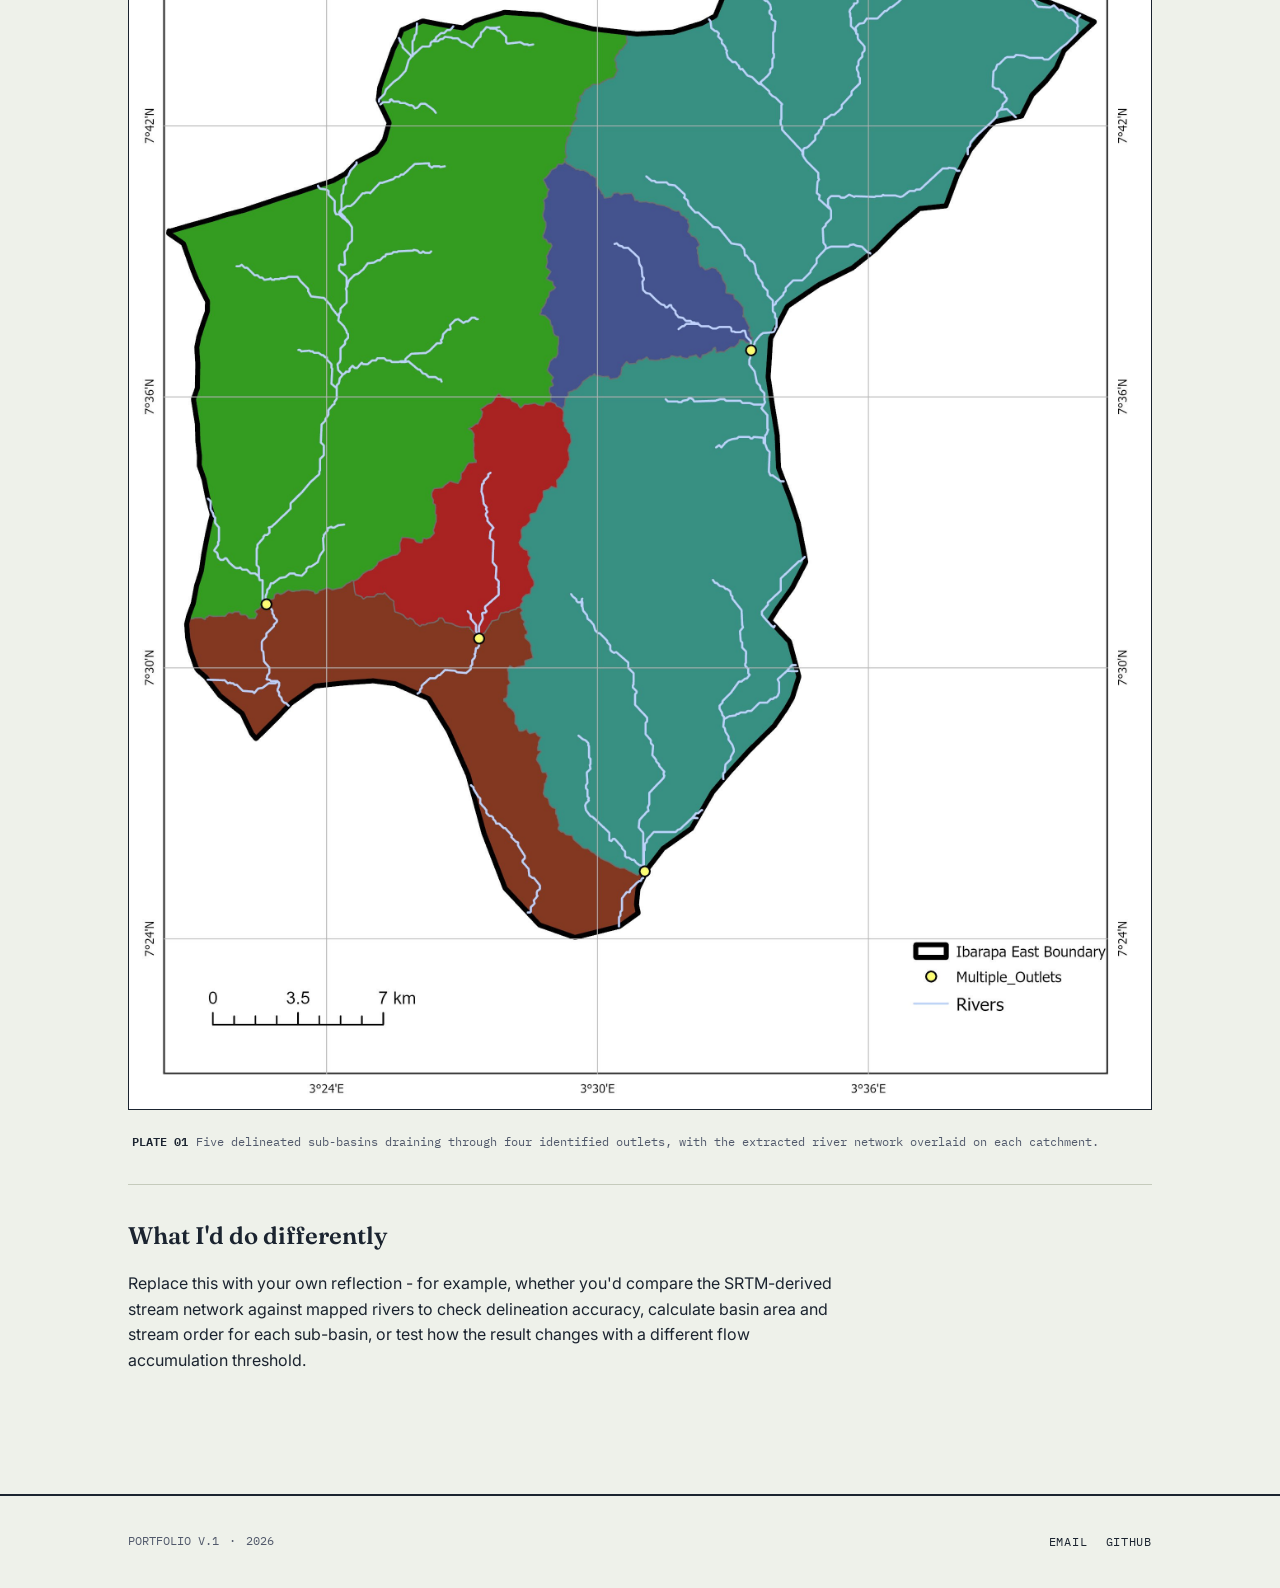
<file: projects/ibarapa-drainage-basin.html>
<!doctype html>
<html lang="en">
<head>
<meta charset="UTF-8">
<meta name="viewport" content="width=device-width, initial-scale=1.0">
<title>Ibarapa East - Drainage Basin Delineation | Gabriella Esereomo Avbayeru</title>
<link rel="stylesheet" href="../css/style.css">
</head>
<body>

<header class="site-header">
  <div class="wrap">
    <div class="brand">
      <svg class="north" viewBox="0 0 24 24" fill="none" stroke="currentColor" stroke-width="1.6"><path d="M12 2L12 22M12 2L7 11M12 2L17 11" stroke-linecap="round" stroke-linejoin="round"/></svg>
      <div>
        GABRIELLA ESEREOMO AVBAYERU
        <small>GIS &amp; GEOSPATIAL ANALYSIS</small>
      </div>
    </div>
    <nav class="primary">
      <a href="../index.html">Home</a>
      <a href="../projects.html" class="active">Projects</a>
      <a href="../about.html">About</a>
      <a href="../resume.html">Résumé</a>
      <a href="mailto:gabriellaavbayeru@gmail.com">Contact</a>
    </nav>
  </div>
</header>

<section class="project-hero">
  <div class="wrap">
    <a class="back-link" href="../projects.html">&larr; All projects</a>
    <span class="eyebrow"><span class="dash"></span>Independent practice</span>
    <h1>Ibarapa East - Drainage Basin Delineation</h1>
    <p class="lede">A self-directed exercise in DEM-based hydrological analysis: delineating the sub-basins and stream network of Ibarapa East from raw elevation data, start to finish, in ArcGIS Pro.</p>

    <div class="meta-row">
      <div><strong>Type</strong>Personal project / practice exercise</div>
      <div><strong>Location</strong>Ibarapa East LGA, Oyo State, Nigeria</div>
      <div><strong>Software</strong>ArcGIS Pro (Hydrology toolset)</div>
      <div><strong>Data</strong>SRTM DEM, USGS EarthExplorer</div>
    </div>
  </div>
</section>

<section>
  <div class="wrap">

    <div class="stat-row">
      <div class="stat">
        <span class="num">5</span>
        <span class="lbl">Sub-basins delineated</span>
      </div>
      <div class="stat">
        <span class="num">4</span>
        <span class="lbl">Outlet points identified</span>
      </div>
    </div>

    <div class="prose">
      <h2>Overview</h2>
      <p>Watershed delineation is one of those GIS skills that's easy to follow in a tutorial and harder to actually own - so this was a deliberate practice run: take a raw Digital Elevation Model with no pre-processing, and work all the way through to a clean, presentable basin map with no assignment brief telling me the steps. The area of interest is Ibarapa East, a local government area in Oyo State, Nigeria.</p>

      <h2>Data &amp; method</h2>
      <p>Elevation data came from the SRTM DEM, downloaded through USGS EarthExplorer and clipped to the Ibarapa East boundary and its surrounding catchment. From there, the analysis followed ArcGIS Pro's standard hydrology workflow:</p>
      <ul>
        <li><strong>Fill</strong> - corrected spurious sinks and imperfections in the raw DEM so flow paths wouldn't terminate incorrectly.</li>
        <li><strong>Flow Direction</strong> - computed the direction of steepest descent for every cell.</li>
        <li><strong>Flow Accumulation</strong> - calculated how much upstream area drains through each cell, the basis for identifying where streams actually form.</li>
        <li><strong>Stream definition &amp; outlet placement</strong> - thresholded the flow accumulation raster to extract the river network, then identified the points where multiple streams converge and exit the area as outlets.</li>
        <li><strong>Watershed delineation</strong> - used the outlets as pour points to delineate the contributing sub-basin for each one.</li>
      </ul>
    </div>

    <div class="figure">
      <img src="../images/ibarapa-east-drainage-basin.jpg" alt="Map of Ibarapa East showing five color-coded sub-basins delineated from SRTM DEM data, with river networks and four yellow outlet points marking where streams converge and exit the catchment">
    </div>
    <div class="figure-cap"><span class="plate-no">PLATE 01</span>Five delineated sub-basins draining through four identified outlets, with the extracted river network overlaid on each catchment.</div>

    <div class="prose">
      <h2>What I'd do differently</h2>
      <p>Replace this with your own reflection - for example, whether you'd compare the SRTM-derived stream network against mapped rivers to check delineation accuracy, calculate basin area and stream order for each sub-basin, or test how the result changes with a different flow accumulation threshold.</p>
    </div>

  </div>
</section>

<footer class="site-footer">
  <div class="wrap">
    <div class="scale">
      <span>PORTFOLIO V.1</span>
      <span>·</span>
      <span id="year"></span>
    </div>
    <div class="links">
      <a href="mailto:gabriellaavbayeru@gmail.com">Email</a>
      <a href="https://github.com/MyGabbbie">GitHub</a>
    </div>
  </div>
</footer>

<script>document.getElementById('year').textContent = new Date().getFullYear();</script>
</body>
</html>
</file>
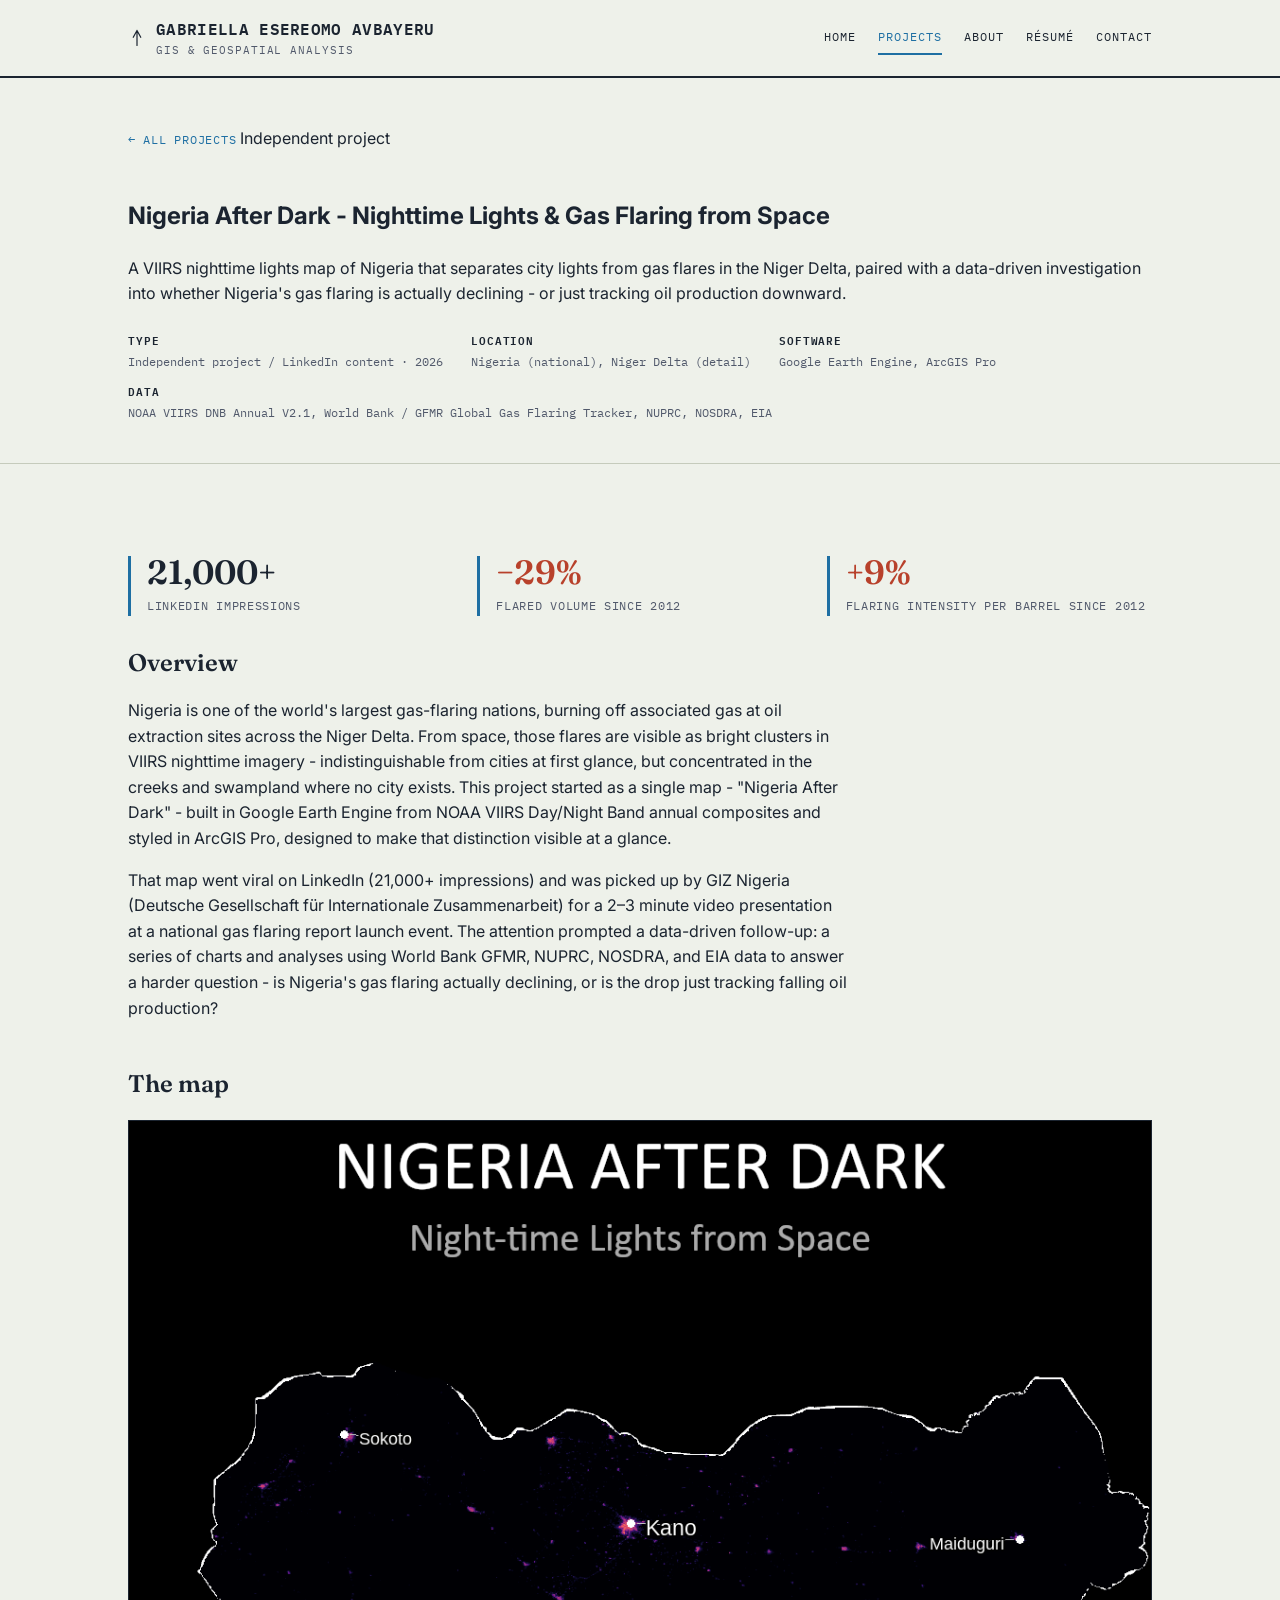
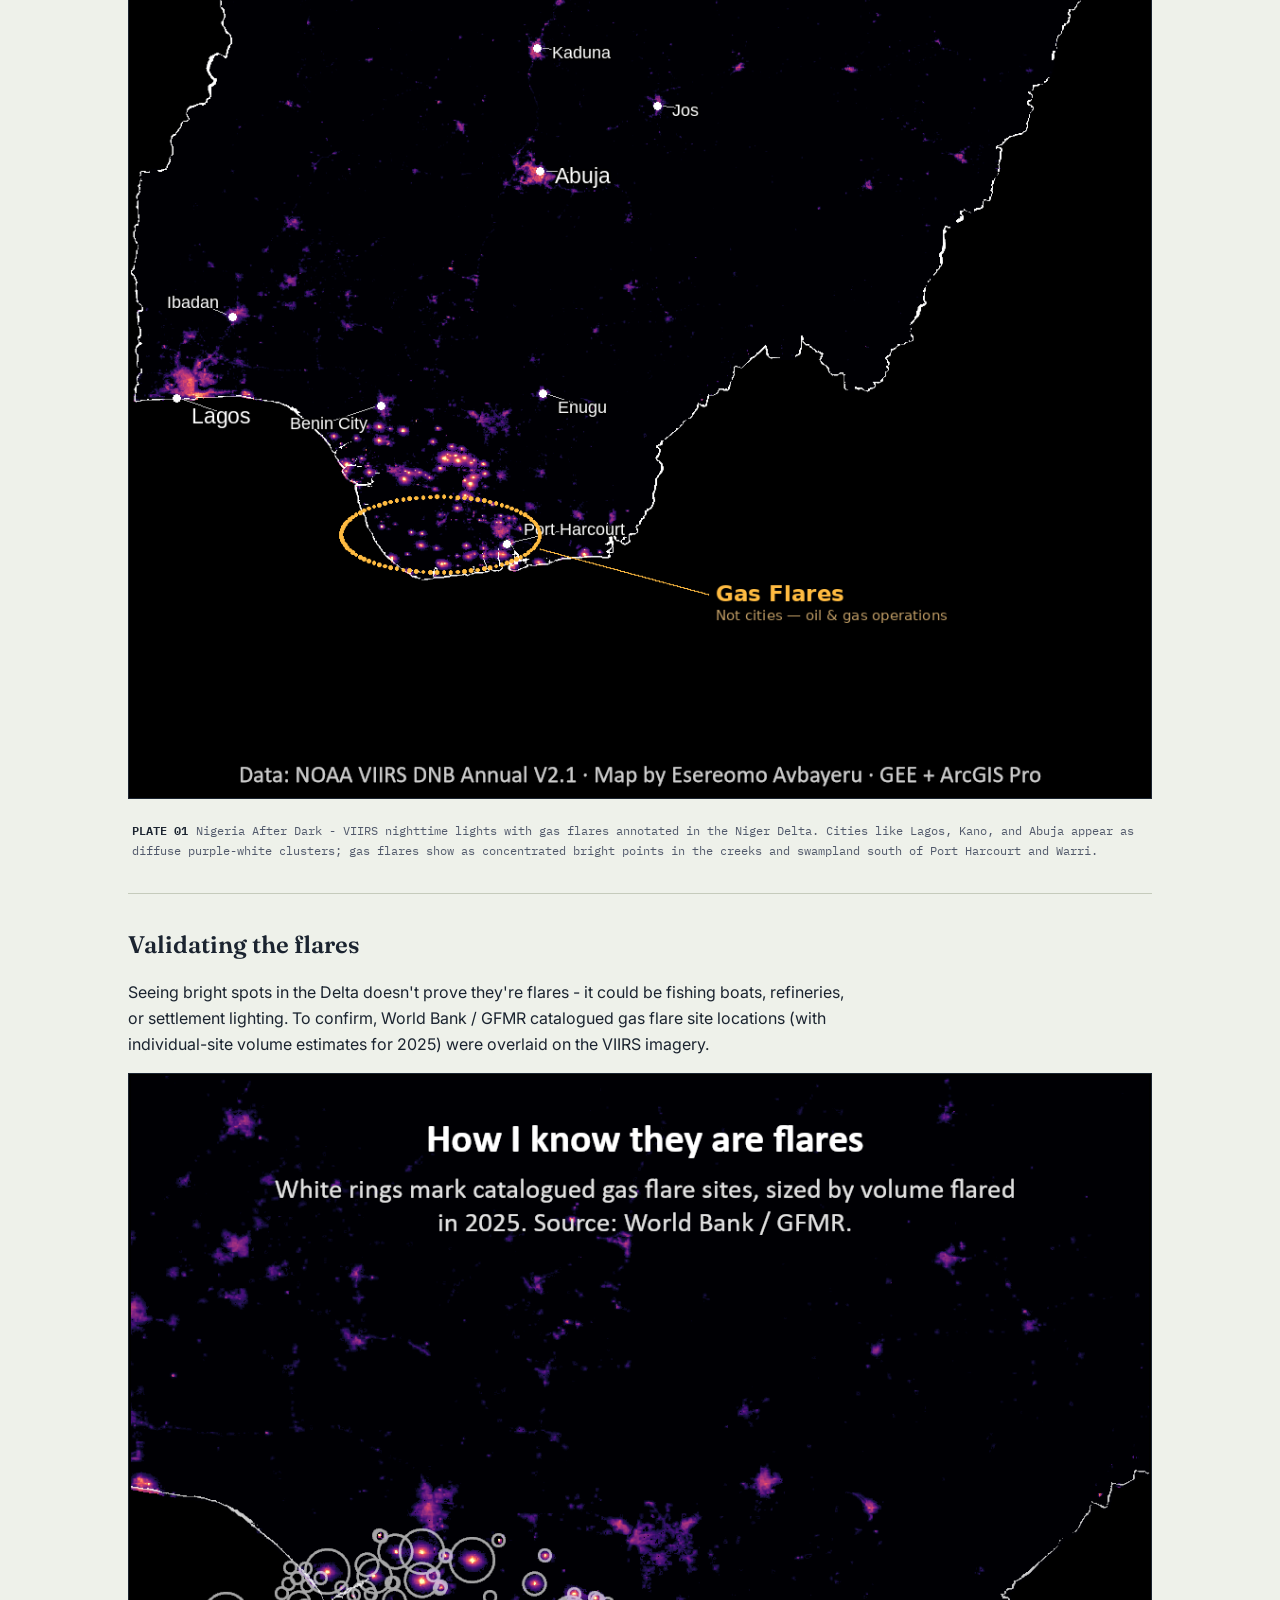
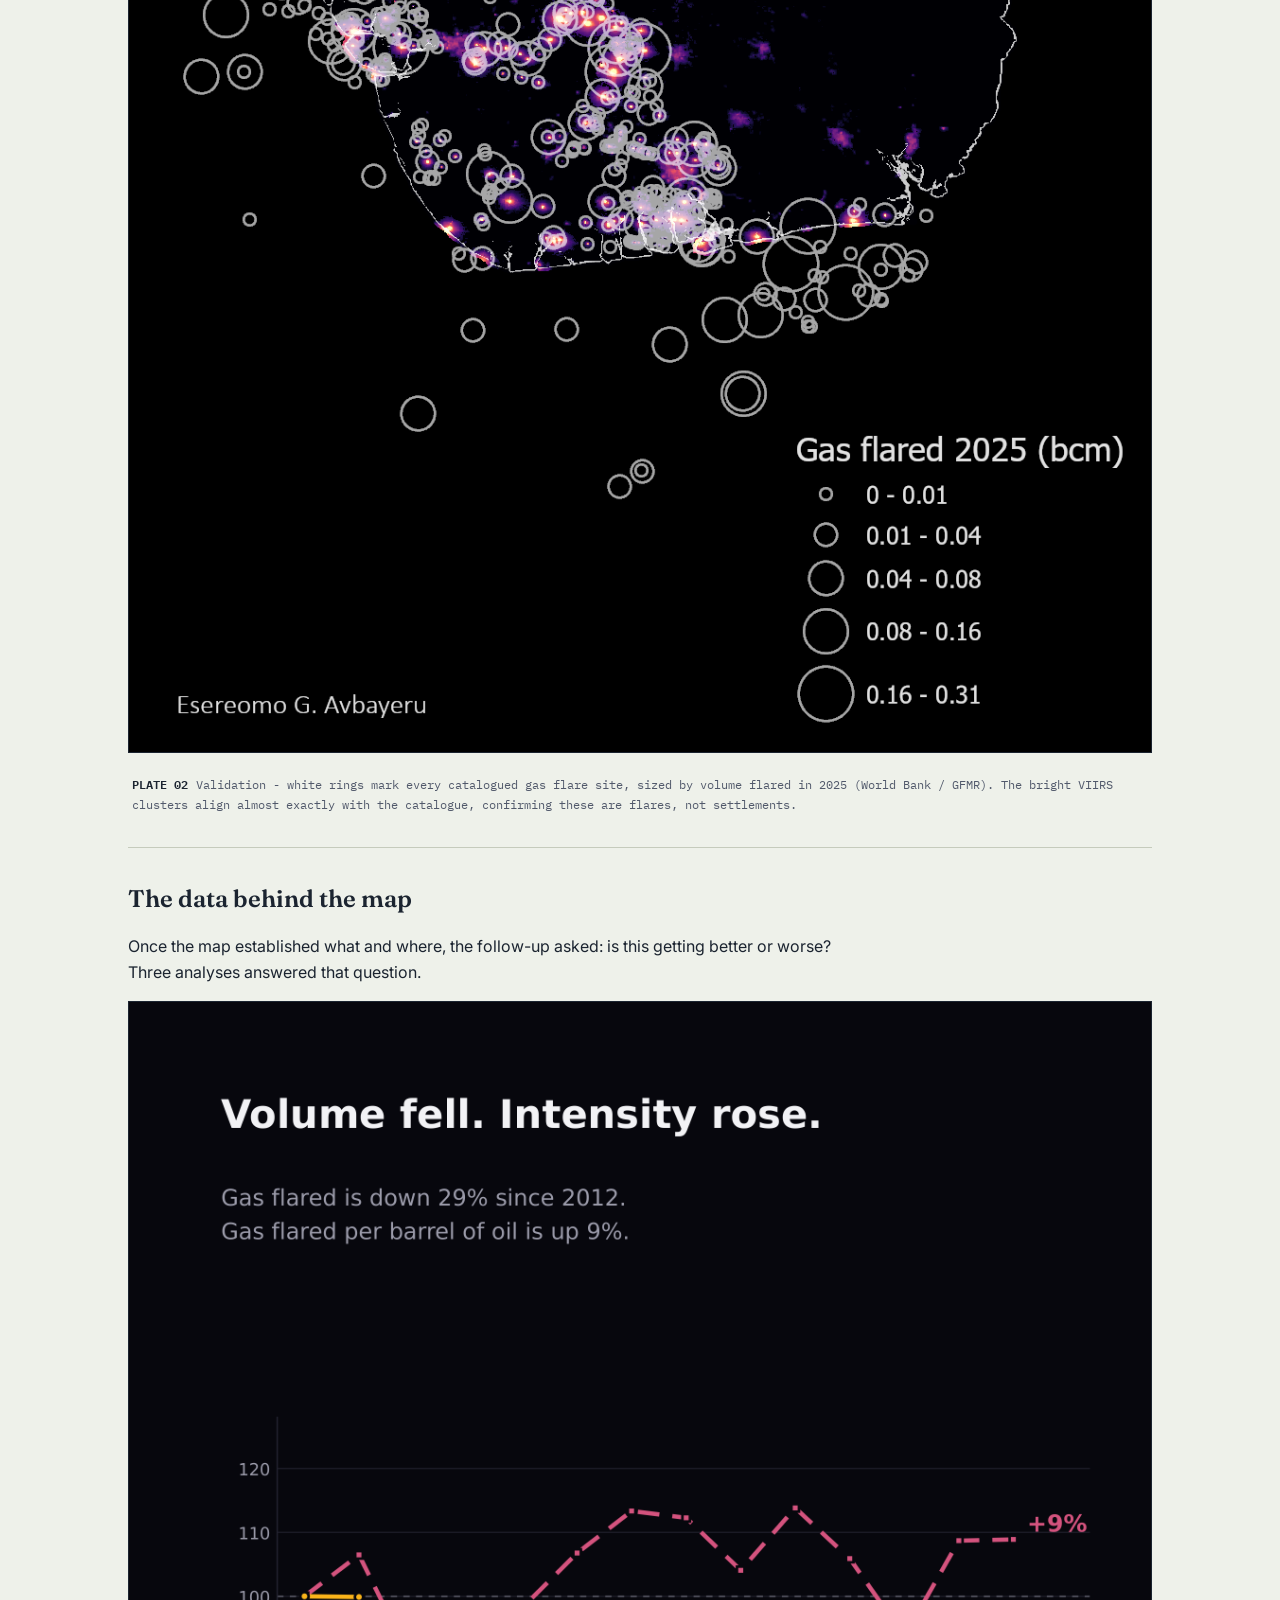
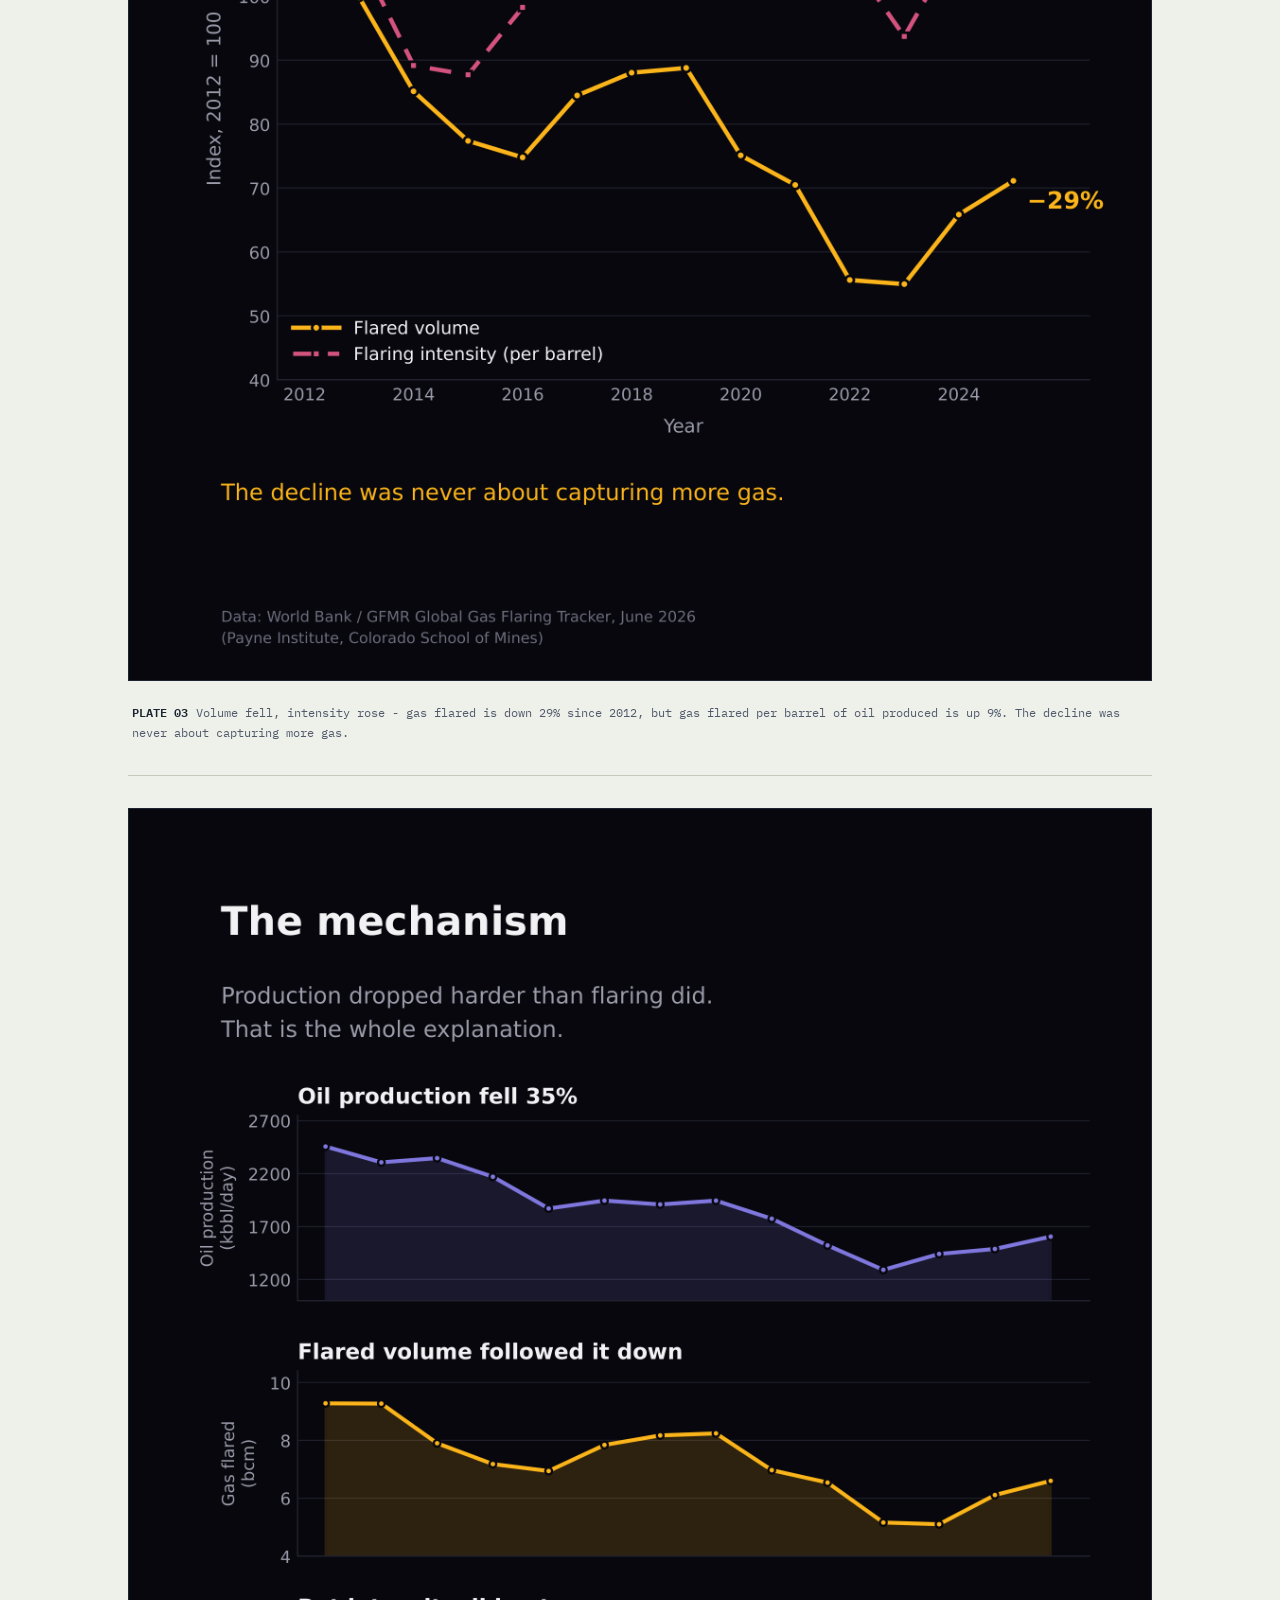
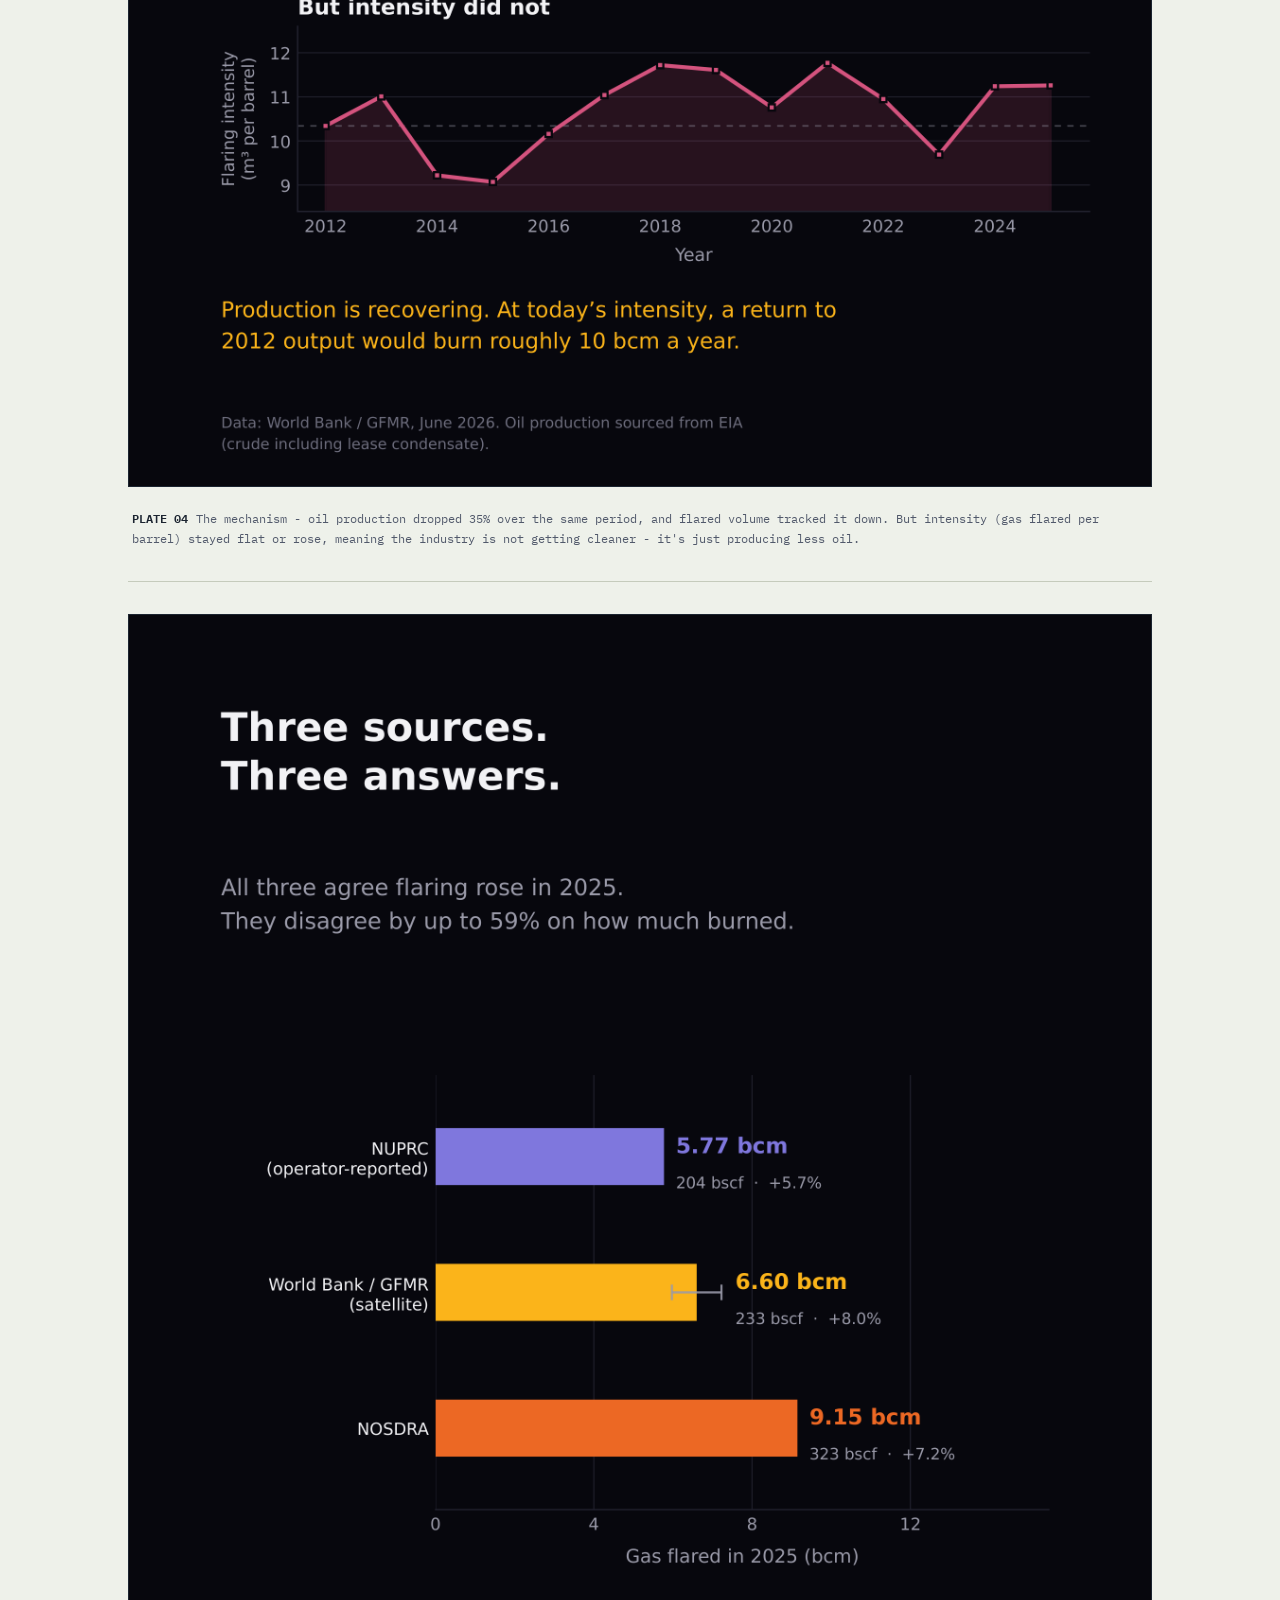
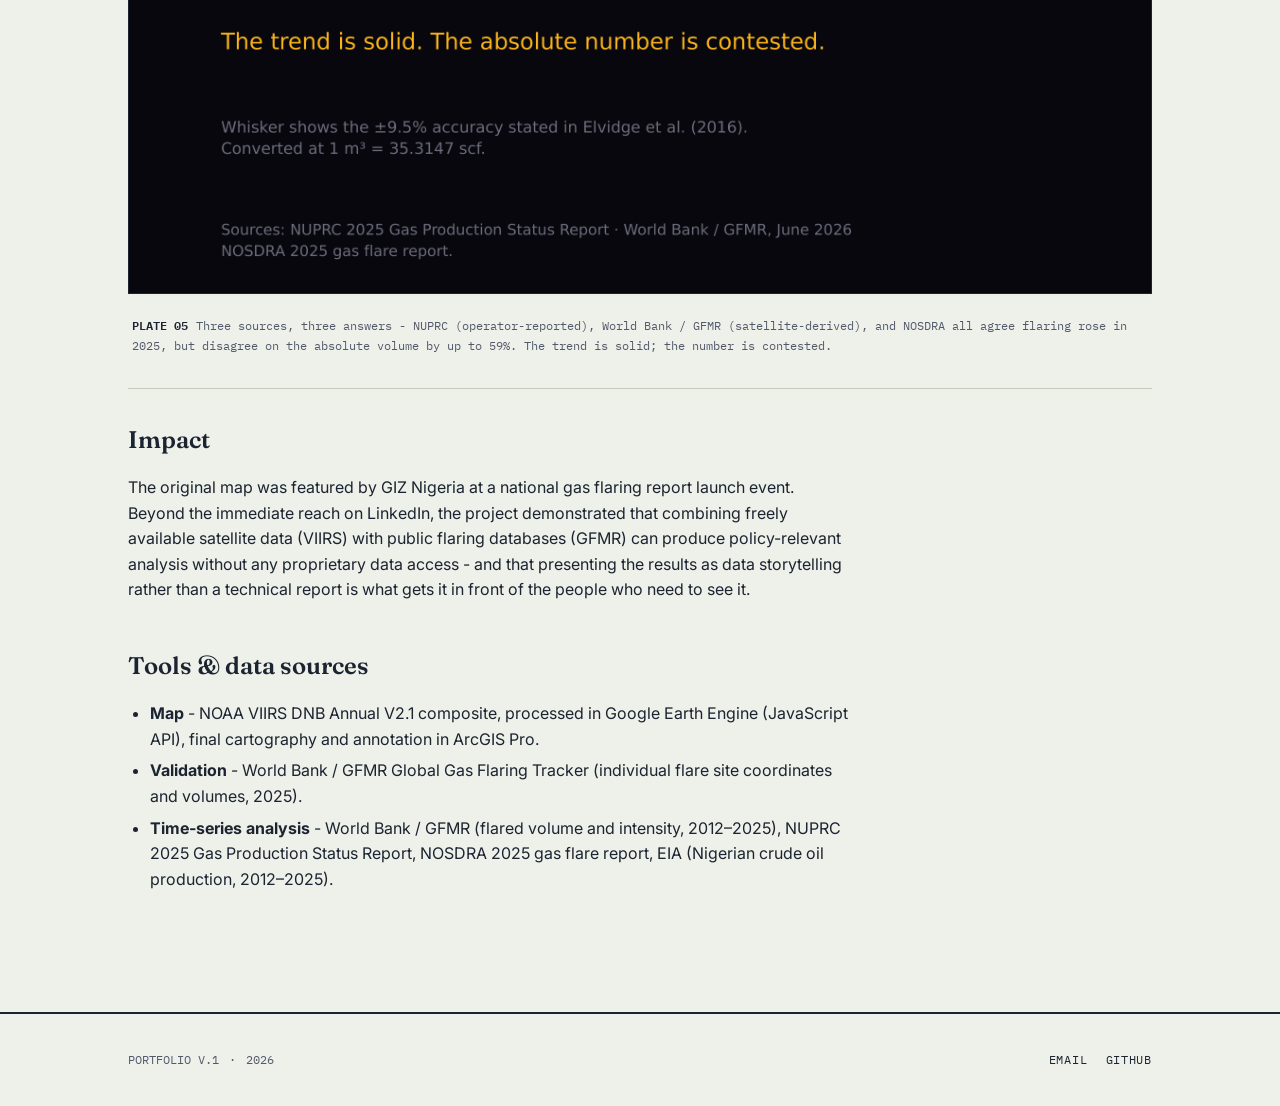
<file: projects/nigeria-after-dark.html>
<!doctype html>
<html lang="en">
<head>
<meta charset="UTF-8">
<meta name="viewport" content="width=device-width, initial-scale=1.0">
<title>Nigeria After Dark - Nighttime Lights &amp; Gas Flaring | Gabriella Esereomo Avbayeru</title>
<link rel="stylesheet" href="../css/style.css">
<style>.dark-fig .figure{ background: #111; }</style>
</head>
<body>

<header class="site-header">
  <div class="wrap">
    <div class="brand">
      <svg class="north" viewBox="0 0 24 24" fill="none" stroke="currentColor" stroke-width="1.6"><path d="M12 2L12 22M12 2L7 11M12 2L17 11" stroke-linecap="round" stroke-linejoin="round"/></svg>
      <div>
        GABRIELLA ESEREOMO AVBAYERU
        <small>GIS &amp; GEOSPATIAL ANALYSIS</small>
      </div>
    </div>
    <nav class="primary">
      <a href="../index.html">Home</a>
      <a href="../projects.html" class="active">Projects</a>
      <a href="../about.html">About</a>
      <a href="../resume.html">Résumé</a>
      <a href="mailto:gabriellaavbayeru@gmail.com">Contact</a>
    </nav>
  </div>
</header>

<section class="project-hero">
  <div class="wrap">
    <a class="back-link" href="../projects.html">&larr; All projects</a>
    <span class="eyebrow"><span class="dash"></span>Independent project</span>
    <h1>Nigeria After Dark - Nighttime Lights &amp; Gas Flaring from Space</h1>
    <p class="lede">A VIIRS nighttime lights map of Nigeria that separates city lights from gas flares in the Niger Delta, paired with a data-driven investigation into whether Nigeria's gas flaring is actually declining - or just tracking oil production downward.</p>

    <div class="meta-row">
      <div><strong>Type</strong>Independent project / LinkedIn content · 2026</div>
      <div><strong>Location</strong>Nigeria (national), Niger Delta (detail)</div>
      <div><strong>Software</strong>Google Earth Engine, ArcGIS Pro</div>
      <div><strong>Data</strong>NOAA VIIRS DNB Annual V2.1, World Bank / GFMR Global Gas Flaring Tracker, NUPRC, NOSDRA, EIA</div>
    </div>
  </div>
</section>

<section>
  <div class="wrap">

    <div class="stat-row">
      <div class="stat">
        <span class="num">21,000+</span>
        <span class="lbl">LinkedIn impressions</span>
      </div>
      <div class="stat">
        <span class="num alert">−29%</span>
        <span class="lbl">Flared volume since 2012</span>
      </div>
      <div class="stat">
        <span class="num alert">+9%</span>
        <span class="lbl">Flaring intensity per barrel since 2012</span>
      </div>
    </div>

    <div class="prose">
      <h2>Overview</h2>
      <p>Nigeria is one of the world's largest gas-flaring nations, burning off associated gas at oil extraction sites across the Niger Delta. From space, those flares are visible as bright clusters in VIIRS nighttime imagery - indistinguishable from cities at first glance, but concentrated in the creeks and swampland where no city exists. This project started as a single map - "Nigeria After Dark" - built in Google Earth Engine from NOAA VIIRS Day/Night Band annual composites and styled in ArcGIS Pro, designed to make that distinction visible at a glance.</p>
      <p>That map went viral on LinkedIn (21,000+ impressions) and was picked up by GIZ Nigeria (Deutsche Gesellschaft für Internationale Zusammenarbeit) for a 2–3 minute video presentation at a national gas flaring report launch event. The attention prompted a data-driven follow-up: a series of charts and analyses using World Bank GFMR, NUPRC, NOSDRA, and EIA data to answer a harder question - is Nigeria's gas flaring actually declining, or is the drop just tracking falling oil production?</p>

      <h2>The map</h2>
    </div>

    <div class="dark-fig">
      <div class="figure">
        <img src="../images/nigeria-after-dark.png" alt="Nighttime lights map of Nigeria showing cities as purple-white clusters and gas flares circled in the Niger Delta region, built from NOAA VIIRS DNB Annual V2.1 data in Google Earth Engine and ArcGIS Pro">
      </div>
    </div>
    <div class="figure-cap"><span class="plate-no">PLATE 01</span>Nigeria After Dark - VIIRS nighttime lights with gas flares annotated in the Niger Delta. Cities like Lagos, Kano, and Abuja appear as diffuse purple-white clusters; gas flares show as concentrated bright points in the creeks and swampland south of Port Harcourt and Warri.</div>

    <div class="prose">
      <h2>Validating the flares</h2>
      <p>Seeing bright spots in the Delta doesn't prove they're flares - it could be fishing boats, refineries, or settlement lighting. To confirm, World Bank / GFMR catalogued gas flare site locations (with individual-site volume estimates for 2025) were overlaid on the VIIRS imagery.</p>
    </div>

    <div class="dark-fig">
      <div class="figure">
        <img src="../images/nigeria-flare-validation.png" alt="Zoomed view of the Niger Delta nighttime lights with white rings overlaid marking catalogued gas flare sites from the World Bank GFMR database, sized by volume flared in 2025">
      </div>
    </div>
    <div class="figure-cap"><span class="plate-no">PLATE 02</span>Validation - white rings mark every catalogued gas flare site, sized by volume flared in 2025 (World Bank / GFMR). The bright VIIRS clusters align almost exactly with the catalogue, confirming these are flares, not settlements.</div>

    <div class="prose">
      <h2>The data behind the map</h2>
      <p>Once the map established what and where, the follow-up asked: is this getting better or worse? Three analyses answered that question.</p>
    </div>

    <div class="dark-fig">
      <div class="figure">
        <img src="../images/nigeria-volume-vs-intensity.png" alt="Line chart showing gas flared volume down 29% since 2012 but flaring intensity per barrel of oil up 9% over the same period">
      </div>
    </div>
    <div class="figure-cap"><span class="plate-no">PLATE 03</span>Volume fell, intensity rose - gas flared is down 29% since 2012, but gas flared per barrel of oil produced is up 9%. The decline was never about capturing more gas.</div>

    <div class="dark-fig">
      <div class="figure">
        <img src="../images/nigeria-production-mechanism.png" alt="Three-panel chart showing oil production fell 35%, flared volume followed it down, but flaring intensity per barrel did not decline">
      </div>
    </div>
    <div class="figure-cap"><span class="plate-no">PLATE 04</span>The mechanism - oil production dropped 35% over the same period, and flared volume tracked it down. But intensity (gas flared per barrel) stayed flat or rose, meaning the industry is not getting cleaner - it's just producing less oil.</div>

    <div class="dark-fig">
      <div class="figure">
        <img src="../images/nigeria-three-sources.png" alt="Bar chart comparing gas flared volumes reported by NUPRC (5.77 bcm), World Bank GFMR (6.60 bcm), and NOSDRA (9.15 bcm) for 2025, showing up to 59% disagreement">
      </div>
    </div>
    <div class="figure-cap"><span class="plate-no">PLATE 05</span>Three sources, three answers - NUPRC (operator-reported), World Bank / GFMR (satellite-derived), and NOSDRA all agree flaring rose in 2025, but disagree on the absolute volume by up to 59%. The trend is solid; the number is contested.</div>

    <div class="prose">
      <h2>Impact</h2>
      <p>The original map was featured by GIZ Nigeria at a national gas flaring report launch event. Beyond the immediate reach on LinkedIn, the project demonstrated that combining freely available satellite data (VIIRS) with public flaring databases (GFMR) can produce policy-relevant analysis without any proprietary data access - and that presenting the results as data storytelling rather than a technical report is what gets it in front of the people who need to see it.</p>

      <h2>Tools &amp; data sources</h2>
      <ul>
        <li><strong>Map</strong> - NOAA VIIRS DNB Annual V2.1 composite, processed in Google Earth Engine (JavaScript API), final cartography and annotation in ArcGIS Pro.</li>
        <li><strong>Validation</strong> - World Bank / GFMR Global Gas Flaring Tracker (individual flare site coordinates and volumes, 2025).</li>
        <li><strong>Time-series analysis</strong> - World Bank / GFMR (flared volume and intensity, 2012–2025), NUPRC 2025 Gas Production Status Report, NOSDRA 2025 gas flare report, EIA (Nigerian crude oil production, 2012–2025).</li>
      </ul>
    </div>

  </div>
</section>

<footer class="site-footer">
  <div class="wrap">
    <div class="scale">
      <span>PORTFOLIO V.1</span>
      <span>·</span>
      <span id="year"></span>
    </div>
    <div class="links">
      <a href="mailto:gabriellaavbayeru@gmail.com">Email</a>
      <a href="https://github.com/MyGabbbie">GitHub</a>
    </div>
  </div>
</footer>

<script>document.getElementById('year').textContent = new Date().getFullYear();</script>
</body>
</html>
</file>
<file: css/style.css>
/* ============================================================
   GIS PORTFOLIO — "SURVEY SHEET" DESIGN SYSTEM
   Visual language borrowed directly from the cartographic plates
   themselves: neatline borders, title blocks, north arrows,
   scale bars, legend chips, plate numbering.
   ============================================================ */

@import url('https://fonts.googleapis.com/css2?family=Fraunces:opsz,wght@9..144,400;9..144,500;9..144,600;9..144,700&family=Inter:wght@400;500;600&family=IBM+Plex+Mono:wght@400;500;600&display=swap');

:root{
  /* -- color: pulled from the map legends themselves -- */
  --paper:       #EEF1EA;
  --paper-deep:  #E3E7DC;
  --ink:         #1B2430;
  --ink-soft:    #51596B;
  --line:        #C5CBBC;
  --line-strong: #1B2430;
  --water:       #1E6FA3;
  --water-soft:  #DCE8EE;
  --veg:         #3F7D32;
  --veg-soft:    #E2EBDC;
  --alert:       #B8412B;
  --alert-soft:  #F3E1DA;

  --display: 'Fraunces', serif;
  --body: 'Inter', system-ui, sans-serif;
  --mono: 'IBM Plex Mono', monospace;

  --max: 1080px;
}

*{ box-sizing: border-box; }

html{ scroll-behavior: smooth; }

body{
  margin:0;
  background: var(--paper);
  color: var(--ink);
  font-family: var(--body);
  font-size: 16px;
  line-height: 1.6;
  -webkit-font-smoothing: antialiased;
}

a{ color: var(--water); text-decoration: none; }
a:hover{ text-decoration: underline; }
a:focus-visible, button:focus-visible{
  outline: 2px solid var(--water);
  outline-offset: 2px;
}

img{ max-width: 100%; display:block; }

.wrap{ max-width: var(--max); margin: 0 auto; padding: 0 28px; }

/* ---------------------------------------------------------
   Background graticule — faint lat/long grid, like a map sheet
--------------------------------------------------------- */
.graticule{
  background-image:
    linear-gradient(var(--line) 1px, transparent 1px),
    linear-gradient(90deg, var(--line) 1px, transparent 1px);
  background-size: 56px 56px;
  background-position: -1px -1px;
  opacity: 1;
}

/* ---------------------------------------------------------
   Header / title block
--------------------------------------------------------- */
.site-header{
  border-bottom: 2px solid var(--line-strong);
  background: var(--paper);
  position: sticky; top:0; z-index: 50;
}
.site-header .wrap{
  display:flex; align-items:center; justify-content:space-between;
  padding-top: 16px; padding-bottom: 16px;
  gap: 24px;
}
.brand{
  display:flex; align-items:center; gap:10px;
  font-family: var(--mono);
  font-weight: 600;
  letter-spacing: 0.02em;
  color: var(--ink);
}
.brand .north{ width:18px; height:18px; flex-shrink:0; }
.brand small{
  display:block;
  font-family: var(--mono);
  font-weight: 400;
  font-size: 0.7rem;
  color: var(--ink-soft);
  letter-spacing: 0.08em;
}
nav.primary{ display:flex; gap: 22px; flex-wrap: wrap; }
nav.primary a{
  font-family: var(--mono);
  font-size: 0.78rem;
  text-transform: uppercase;
  letter-spacing: 0.08em;
  color: var(--ink);
  padding: 6px 0;
  border-bottom: 2px solid transparent;
}
nav.primary a:hover, nav.primary a.active{
  border-bottom-color: var(--water);
  text-decoration:none;
  color: var(--water);
}

/* ---------------------------------------------------------
   Hero
--------------------------------------------------------- */
.hero{
  padding: 76px 0 64px;
  border-bottom: 1px solid var(--line);
}
.hero .eyebrow{
  font-family: var(--mono);
  font-size: 0.78rem;
  letter-spacing: 0.14em;
  text-transform: uppercase;
  color: var(--water);
  display:flex; align-items:center; gap:10px;
  margin-bottom: 18px;
}
.hero .eyebrow .dash{ width:28px; height:1px; background:var(--water); display:inline-block; }
.hero h1{
  font-family: var(--display);
  font-weight: 600;
  font-size: clamp(2.4rem, 5vw, 3.6rem);
  line-height: 1.08;
  margin: 0 0 20px;
  max-width: 16ch;
}
.hero p.lede{
  font-size: 1.15rem;
  color: var(--ink-soft);
  max-width: 56ch;
  margin: 0 0 32px;
}
.hero .ctas{ display:flex; gap:14px; flex-wrap:wrap; }

.btn{
  display:inline-flex; align-items:center; gap:8px;
  font-family: var(--mono);
  font-size: 0.82rem;
  text-transform: uppercase;
  letter-spacing: 0.06em;
  padding: 12px 20px;
  border: 1.5px solid var(--ink);
  color: var(--ink);
  background: transparent;
  cursor:pointer;
}
.btn:hover{ background: var(--ink); color: var(--paper); text-decoration:none; }
.btn.primary{ background: var(--ink); color: var(--paper); }
.btn.primary:hover{ background: var(--water); border-color: var(--water); color: #fff; }
.btn .chip{ width:10px; height:10px; background: currentColor; display:inline-block; }

/* ---------------------------------------------------------
   Section scaffolding
--------------------------------------------------------- */
section{ padding: 64px 0; }
section.alt{ background: var(--paper-deep); border-top:1px solid var(--line); border-bottom:1px solid var(--line); }

.section-head{ margin-bottom: 40px; max-width: 64ch; }
.section-head .eyebrow{
  font-family: var(--mono);
  font-size: 0.74rem;
  letter-spacing: 0.14em;
  text-transform: uppercase;
  color: var(--ink-soft);
  margin-bottom: 10px;
  display:block;
}
.section-head h2{
  font-family: var(--display);
  font-weight: 600;
  font-size: clamp(1.6rem, 3vw, 2.1rem);
  margin: 0 0 12px;
}
.section-head p{ color: var(--ink-soft); margin:0; }

/* ---------------------------------------------------------
   Skills strip
--------------------------------------------------------- */
.skills-grid{
  display:grid;
  grid-template-columns: repeat(auto-fit, minmax(200px, 1fr));
  gap: 1px;
  background: var(--line);
  border: 1px solid var(--line);
}
.skill-cell{
  background: var(--paper);
  padding: 22px 20px;
}
.skill-cell .label{
  font-family: var(--mono);
  font-size: 0.7rem;
  letter-spacing: 0.1em;
  text-transform: uppercase;
  color: var(--water);
  margin-bottom: 8px;
  display:block;
}
.skill-cell ul{ margin:0; padding:0; list-style:none; }
.skill-cell li{
  font-size: 0.92rem;
  padding: 3px 0;
  color: var(--ink);
}

/* ---------------------------------------------------------
   Plate card (project card) — styled like the maps themselves
--------------------------------------------------------- */
.plates{
  display:grid;
  grid-template-columns: repeat(auto-fit, minmax(280px, 1fr));
  gap: 28px;
}
.plate{
  border: 1.5px solid var(--line-strong);
  background: var(--paper);
  display:flex; flex-direction:column;
  transition: transform .15s ease, box-shadow .15s ease;
}
.plate:hover{ transform: translateY(-3px); box-shadow: 6px 6px 0 var(--line); }
.plate-titleblock{
  display:flex; align-items:flex-start; justify-content:space-between;
  padding: 14px 16px;
  border-bottom: 1px solid var(--line-strong);
}
.plate-titleblock h3{
  font-family: var(--display);
  font-size: 1.15rem;
  font-weight: 600;
  margin:0;
  line-height:1.25;
}
.plate-titleblock .north{ width:16px; height:16px; flex-shrink:0; margin-left:10px; opacity:0.7; }
.plate-thumb{
  aspect-ratio: 4/3;
  overflow:hidden;
  border-bottom: 1px solid var(--line);
  background: #fff;
}
.plate-thumb img{ width:100%; height:100%; object-fit: cover; }
.plate-body{ padding: 16px; flex:1; display:flex; flex-direction:column; gap:12px; }
.plate-body p{ margin:0; color: var(--ink-soft); font-size: 0.92rem; }
.plate-tags{ display:flex; gap:6px; flex-wrap:wrap; }
.tag{
  font-family: var(--mono);
  font-size: 0.68rem;
  letter-spacing: 0.04em;
  text-transform: uppercase;
  padding: 3px 8px;
  border: 1px solid var(--line-strong);
  color: var(--ink);
}
.plate-footer{
  display:flex; align-items:center; justify-content:space-between;
  padding: 12px 16px;
  border-top: 1px solid var(--line);
  font-family: var(--mono);
  font-size: 0.72rem;
  color: var(--ink-soft);
  letter-spacing: 0.04em;
}
.plate-footer a{ font-weight:600; }

/* ---------------------------------------------------------
   Stat block
--------------------------------------------------------- */
.stat-row{
  display:grid;
  grid-template-columns: repeat(auto-fit, minmax(180px,1fr));
  gap: 24px;
  margin: 28px 0;
}
.stat{
  border-left: 3px solid var(--water);
  padding-left: 16px;
}
.stat .num{
  font-family: var(--display);
  font-size: 2.1rem;
  font-weight: 600;
  line-height:1;
  color: var(--ink);
}
.stat .num.alert{ color: var(--alert); }
.stat .lbl{
  font-family: var(--mono);
  font-size: 0.72rem;
  text-transform: uppercase;
  letter-spacing: 0.06em;
  color: var(--ink-soft);
  margin-top: 6px;
  display:block;
}

/* ---------------------------------------------------------
   Footer
--------------------------------------------------------- */
footer.site-footer{
  border-top: 2px solid var(--line-strong);
  padding: 36px 0;
  margin-top: 40px;
}
footer.site-footer .wrap{
  display:flex; justify-content:space-between; align-items:center; flex-wrap:wrap; gap:16px;
}
footer.site-footer .scale{
  font-family: var(--mono);
  font-size: 0.72rem;
  color: var(--ink-soft);
  display:flex; align-items:center; gap:10px;
}
footer.site-footer .links{ display:flex; gap:18px; }
footer.site-footer a{
  font-family: var(--mono);
  font-size: 0.78rem;
  text-transform: uppercase;
  letter-spacing: 0.06em;
  color: var(--ink);
}

/* ---------------------------------------------------------
   Project detail page
--------------------------------------------------------- */
.project-hero{
  border-bottom: 1px solid var(--line);
  padding: 48px 0 40px;
}
.project-hero .meta-row{
  display:flex; flex-wrap:wrap; gap: 10px 28px;
  margin-top: 24px;
  font-family: var(--mono);
  font-size: 0.78rem;
  color: var(--ink-soft);
}
.project-hero .meta-row strong{ color: var(--ink); display:block; font-size:0.7rem; text-transform:uppercase; letter-spacing:0.08em; margin-bottom:3px; font-weight:600;}

.figure{
  border: 1.5px solid var(--line-strong);
  background:#fff;
  margin: 0 0 12px;
}
.figure img{ width:100%; }
.figure-cap{
  font-family: var(--mono);
  font-size: 0.78rem;
  color: var(--ink-soft);
  padding: 10px 4px 32px;
  border-bottom: 1px solid var(--line);
  margin-bottom: 32px;
}
.figure-cap .plate-no{ color: var(--ink); font-weight:600; margin-right:8px;}

.prose h2{
  font-family: var(--display);
  font-weight:600;
  font-size: 1.5rem;
  margin: 44px 0 16px;
}
.prose h2:first-child{ margin-top:0; }
.prose p{ margin: 0 0 16px; max-width: 72ch; }
.prose ul{ margin: 0 0 16px; padding-left: 22px; max-width: 72ch; }
.prose li{ margin-bottom: 6px; }

.callout{
  border-left: 3px solid var(--veg);
  background: var(--veg-soft);
  padding: 16px 20px;
  margin: 24px 0;
  font-size: 0.95rem;
}
.callout.alert{ border-left-color: var(--alert); background: var(--alert-soft); }

.two-col{
  display:grid; grid-template-columns: 1fr 1fr; gap: 24px;
}
.hero-with-photo{
  display:grid;
  grid-template-columns: 1.4fr 1fr;
  gap: 48px;
  align-items: start;
}
.hero-photo{ max-width: 280px; }
.hero-photo .figure img{ aspect-ratio: 1/1; object-fit: cover; }
@media (max-width: 720px){
  .hero-with-photo{ grid-template-columns: 1fr; }
  .hero-photo{ max-width: 200px; order: -1; }
}
@media (max-width: 720px){
  .two-col{ grid-template-columns: 1fr; }
  .hero .ctas{ flex-direction:column; align-items:flex-start; }
  nav.primary{ gap: 14px; }
}

.back-link{
  display:inline-flex; align-items:center; gap:8px;
  font-family: var(--mono);
  font-size: 0.78rem;
  text-transform: uppercase;
  letter-spacing: 0.06em;
  margin-bottom: 28px;
}

/* sparkline chart */
.trend-chart{ border: 1.5px solid var(--line-strong); background:#fff; padding: 20px; margin: 24px 0; }
.trend-chart .chart-label{ font-family: var(--mono); font-size:0.72rem; color: var(--ink-soft); text-transform:uppercase; letter-spacing:0.06em; margin-bottom:10px; display:block;}

/* data table */
.data-table-wrap{ overflow-x:auto; margin: 24px 0; border: 1.5px solid var(--line-strong); }
table.data-table{ width:100%; border-collapse: collapse; font-size: 0.88rem; background:#fff; }
table.data-table caption{
  text-align:left; font-family: var(--mono); font-size:0.72rem; text-transform:uppercase;
  letter-spacing:0.06em; color: var(--ink-soft); padding: 12px 14px; border-bottom: 1px solid var(--line);
}
table.data-table th, table.data-table td{
  padding: 9px 14px; text-align:right; border-bottom: 1px solid var(--line); white-space: nowrap;
}
table.data-table th:first-child, table.data-table td:first-child{ text-align:left; white-space: normal; }
table.data-table thead th{
  font-family: var(--mono); font-size: 0.72rem; text-transform:uppercase; letter-spacing:0.04em;
  color: var(--ink-soft); border-bottom: 1.5px solid var(--line-strong);
}
table.data-table tbody tr:last-child td{ border-bottom:none; }
table.data-table td.pos{ color: var(--veg); font-weight:600; }
table.data-table td.neg{ color: var(--alert); font-weight:600; }
table.data-table tfoot td{ font-weight:600; border-top: 1.5px solid var(--line-strong); border-bottom:none; }

@media (prefers-reduced-motion: reduce){
  *{ scroll-behavior:auto !important; transition:none !important; }
}
</file>
